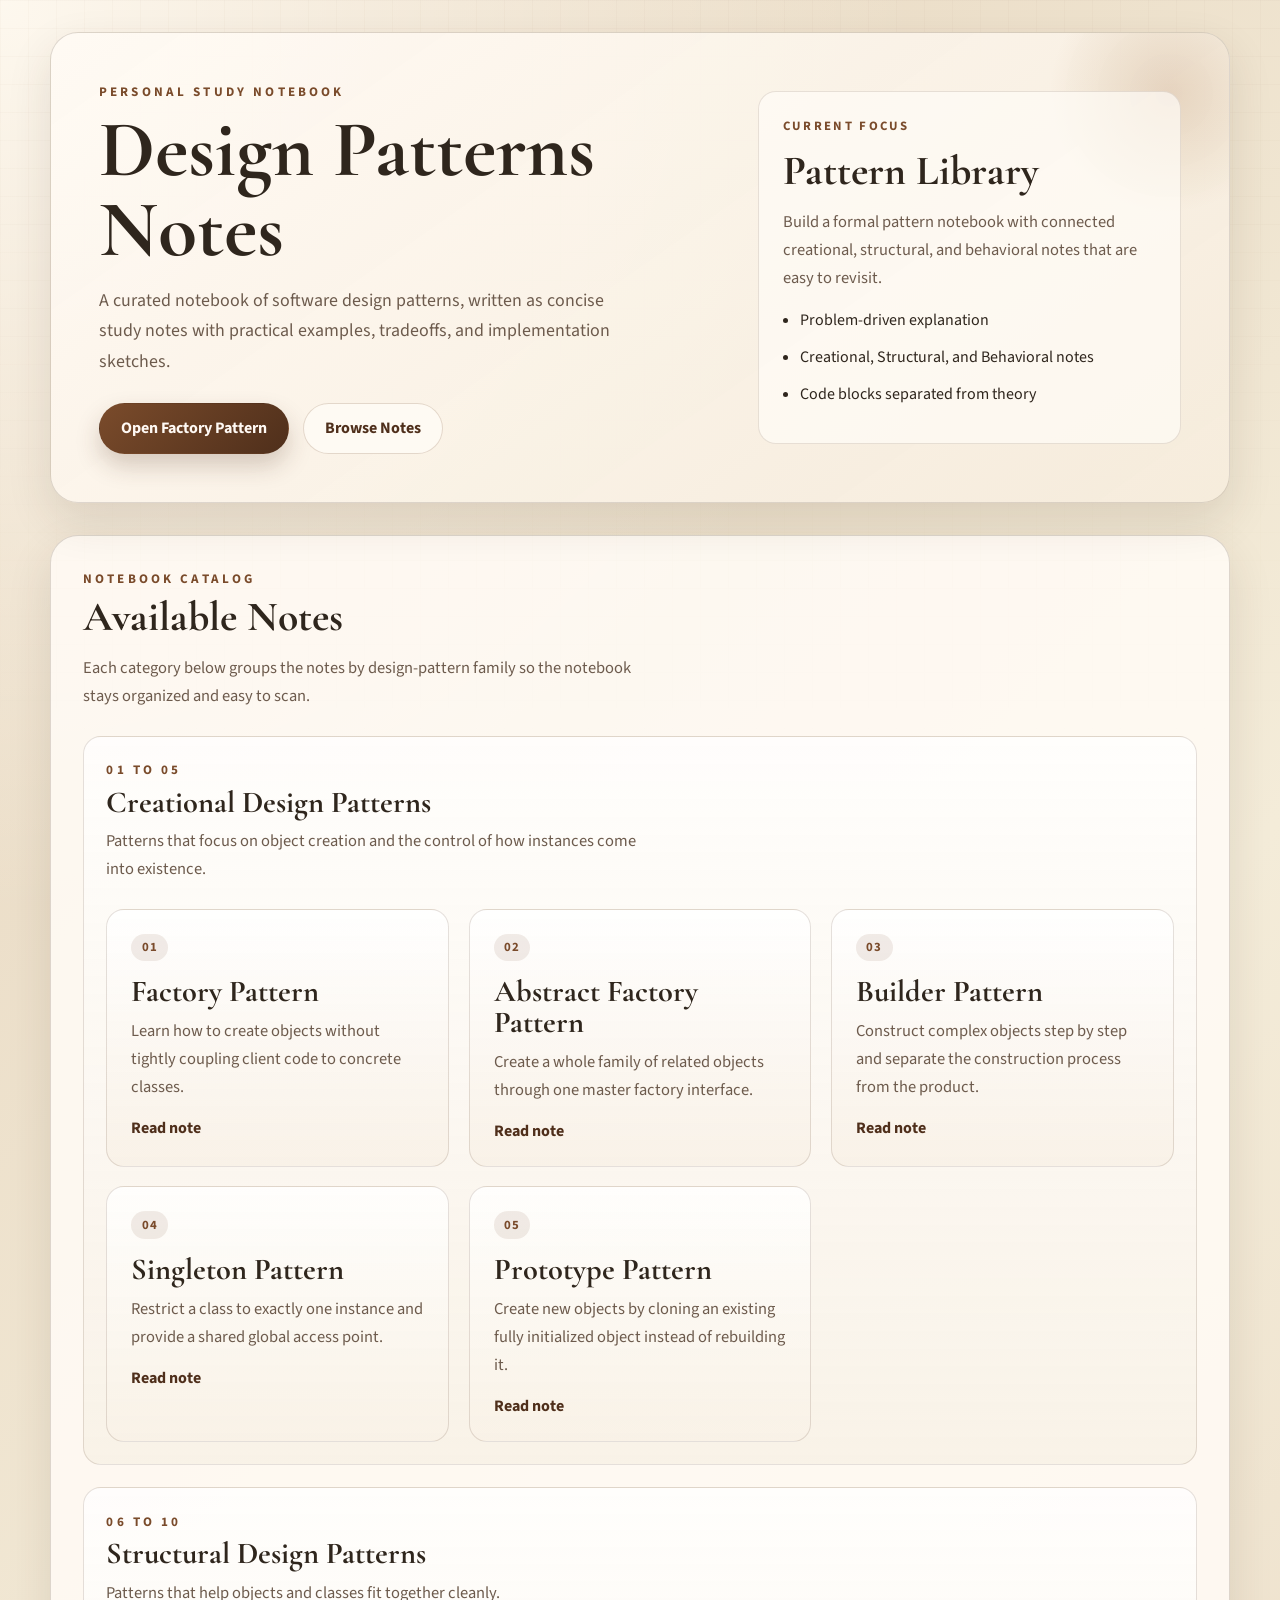
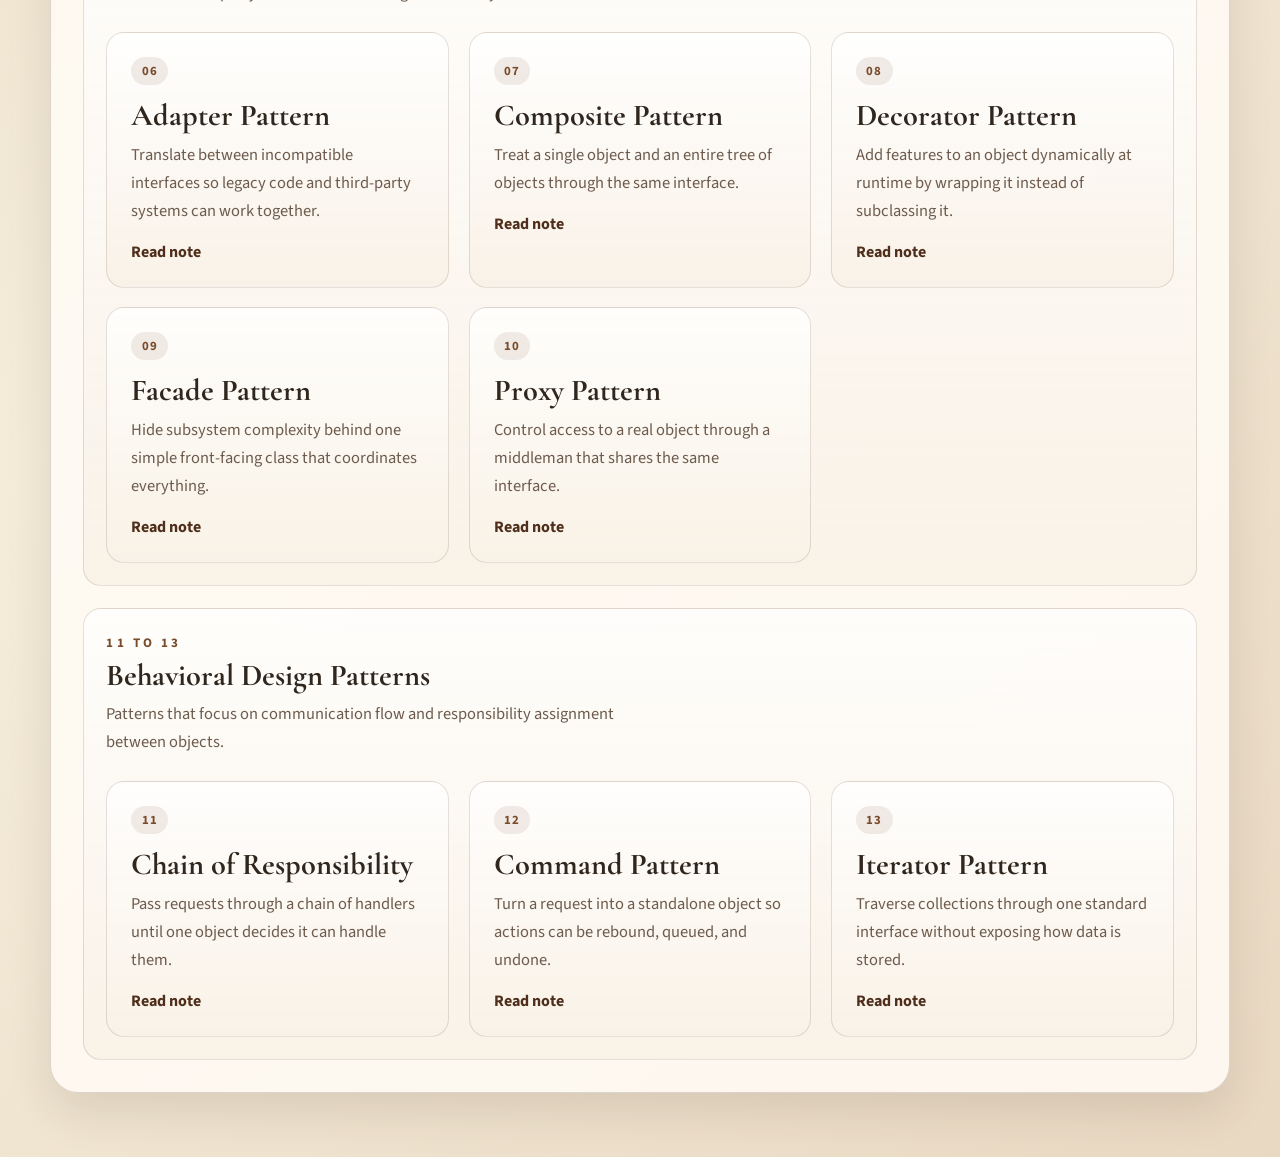
<file: index.html>
<!DOCTYPE html>
<html lang="en">
<head>
  <meta charset="UTF-8">
  <meta name="viewport" content="width=device-width, initial-scale=1.0">
  <title>Design Patterns Notes</title>
  <link rel="preconnect" href="https://fonts.googleapis.com">
  <link rel="preconnect" href="https://fonts.gstatic.com" crossorigin>
  <link href="https://fonts.googleapis.com/css2?family=Cormorant+Garamond:wght@500;600;700&family=Source+Code+Pro:wght@400;500&family=Source+Sans+3:wght@400;500;600;700&display=swap" rel="stylesheet">
  <link rel="stylesheet" href="styles.css">
</head>
<body>
  <div class="page-shell">
    <header class="hero">
      <div class="hero-copy">
        <p class="eyebrow">Personal Study Notebook</p>
        <h1>Design Patterns Notes</h1>
        <p class="hero-text">
          A curated notebook of software design patterns, written as concise study notes with
          practical examples, tradeoffs, and implementation sketches.
        </p>
        <div class="hero-actions">
          <a class="button button-primary" href="factory-pattern.html">Open Factory Pattern</a>
          <a class="button button-secondary" href="#catalog">Browse Notes</a>
        </div>
      </div>
      <aside class="hero-panel">
        <p class="panel-label">Current Focus</p>
        <h2>Pattern Library</h2>
        <p>
          Build a formal pattern notebook with connected creational, structural, and behavioral notes that are easy to revisit.
        </p>
        <ul class="panel-list">
          <li>Problem-driven explanation</li>
          <li>Creational, Structural, and Behavioral notes</li>
          <li>Code blocks separated from theory</li>
        </ul>
      </aside>
    </header>

    <main>
      <section class="section" id="catalog">
        <div class="section-heading">
          <p class="eyebrow">Notebook Catalog</p>
          <h2>Available Notes</h2>
          <p>
            Each category below groups the notes by design-pattern family so the notebook stays
            organized and easy to scan.
          </p>
        </div>

        <div class="catalog-group">
          <div class="catalog-card">
            <div class="catalog-card-heading">
              <p class="eyebrow">01 to 05</p>
              <h3>Creational Design Patterns</h3>
              <p>Patterns that focus on object creation and the control of how instances come into existence.</p>
            </div>
            <div class="note-grid">
              <a class="note-card" href="factory-pattern.html">
                <span class="card-badge">01</span>
                <h3>Factory Pattern</h3>
                <p>
                  Learn how to create objects without tightly coupling client code to concrete classes.
                </p>
                <span class="card-link">Read note</span>
              </a>
              <a class="note-card" href="abstract-factory-pattern.html">
                <span class="card-badge">02</span>
                <h3>Abstract Factory Pattern</h3>
                <p>
                  Create a whole family of related objects through one master factory interface.
                </p>
                <span class="card-link">Read note</span>
              </a>
              <a class="note-card" href="builder-pattern.html">
                <span class="card-badge">03</span>
                <h3>Builder Pattern</h3>
                <p>
                  Construct complex objects step by step and separate the construction process from the product.
                </p>
                <span class="card-link">Read note</span>
              </a>
              <a class="note-card" href="singleton-pattern.html">
                <span class="card-badge">04</span>
                <h3>Singleton Pattern</h3>
                <p>
                  Restrict a class to exactly one instance and provide a shared global access point.
                </p>
                <span class="card-link">Read note</span>
              </a>
              <a class="note-card" href="prototype-pattern.html">
                <span class="card-badge">05</span>
                <h3>Prototype Pattern</h3>
                <p>
                  Create new objects by cloning an existing fully initialized object instead of rebuilding it.
                </p>
                <span class="card-link">Read note</span>
              </a>
            </div>
          </div>

          <div class="catalog-card">
            <div class="catalog-card-heading">
              <p class="eyebrow">06 to 10</p>
              <h3>Structural Design Patterns</h3>
              <p>Patterns that help objects and classes fit together cleanly.</p>
            </div>
            <div class="note-grid">
              <a class="note-card" href="adapter-pattern.html">
                <span class="card-badge">06</span>
                <h3>Adapter Pattern</h3>
                <p>
                  Translate between incompatible interfaces so legacy code and third-party systems can work together.
                </p>
                <span class="card-link">Read note</span>
              </a>
              <a class="note-card" href="composite-pattern.html">
                <span class="card-badge">07</span>
                <h3>Composite Pattern</h3>
                <p>
                  Treat a single object and an entire tree of objects through the same interface.
                </p>
                <span class="card-link">Read note</span>
              </a>
              <a class="note-card" href="decorator-pattern.html">
                <span class="card-badge">08</span>
                <h3>Decorator Pattern</h3>
                <p>
                  Add features to an object dynamically at runtime by wrapping it instead of subclassing it.
                </p>
                <span class="card-link">Read note</span>
              </a>
              <a class="note-card" href="facade-pattern.html">
                <span class="card-badge">09</span>
                <h3>Facade Pattern</h3>
                <p>
                  Hide subsystem complexity behind one simple front-facing class that coordinates everything.
                </p>
                <span class="card-link">Read note</span>
              </a>
              <a class="note-card" href="proxy-pattern.html">
                <span class="card-badge">10</span>
                <h3>Proxy Pattern</h3>
                <p>
                  Control access to a real object through a middleman that shares the same interface.
                </p>
                <span class="card-link">Read note</span>
              </a>
            </div>
          </div>

          <div class="catalog-card">
            <div class="catalog-card-heading">
              <p class="eyebrow">11 to 13</p>
              <h3>Behavioral Design Patterns</h3>
              <p>Patterns that focus on communication flow and responsibility assignment between objects.</p>
            </div>
            <div class="note-grid">
              <a class="note-card" href="chain-of-responsibility-pattern.html">
                <span class="card-badge">11</span>
                <h3>Chain of Responsibility</h3>
                <p>
                  Pass requests through a chain of handlers until one object decides it can handle them.
                </p>
                <span class="card-link">Read note</span>
              </a>
              <a class="note-card" href="command-pattern.html">
                <span class="card-badge">12</span>
                <h3>Command Pattern</h3>
                <p>
                  Turn a request into a standalone object so actions can be rebound, queued, and undone.
                </p>
                <span class="card-link">Read note</span>
              </a>
              <a class="note-card" href="iterator-pattern.html">
                <span class="card-badge">13</span>
                <h3>Iterator Pattern</h3>
                <p>
                  Traverse collections through one standard interface without exposing how data is stored.
                </p>
                <span class="card-link">Read note</span>
              </a>
            </div>
          </div>
        </div>
      </section>
    </main>
  </div>
</body>
</html>
</file>
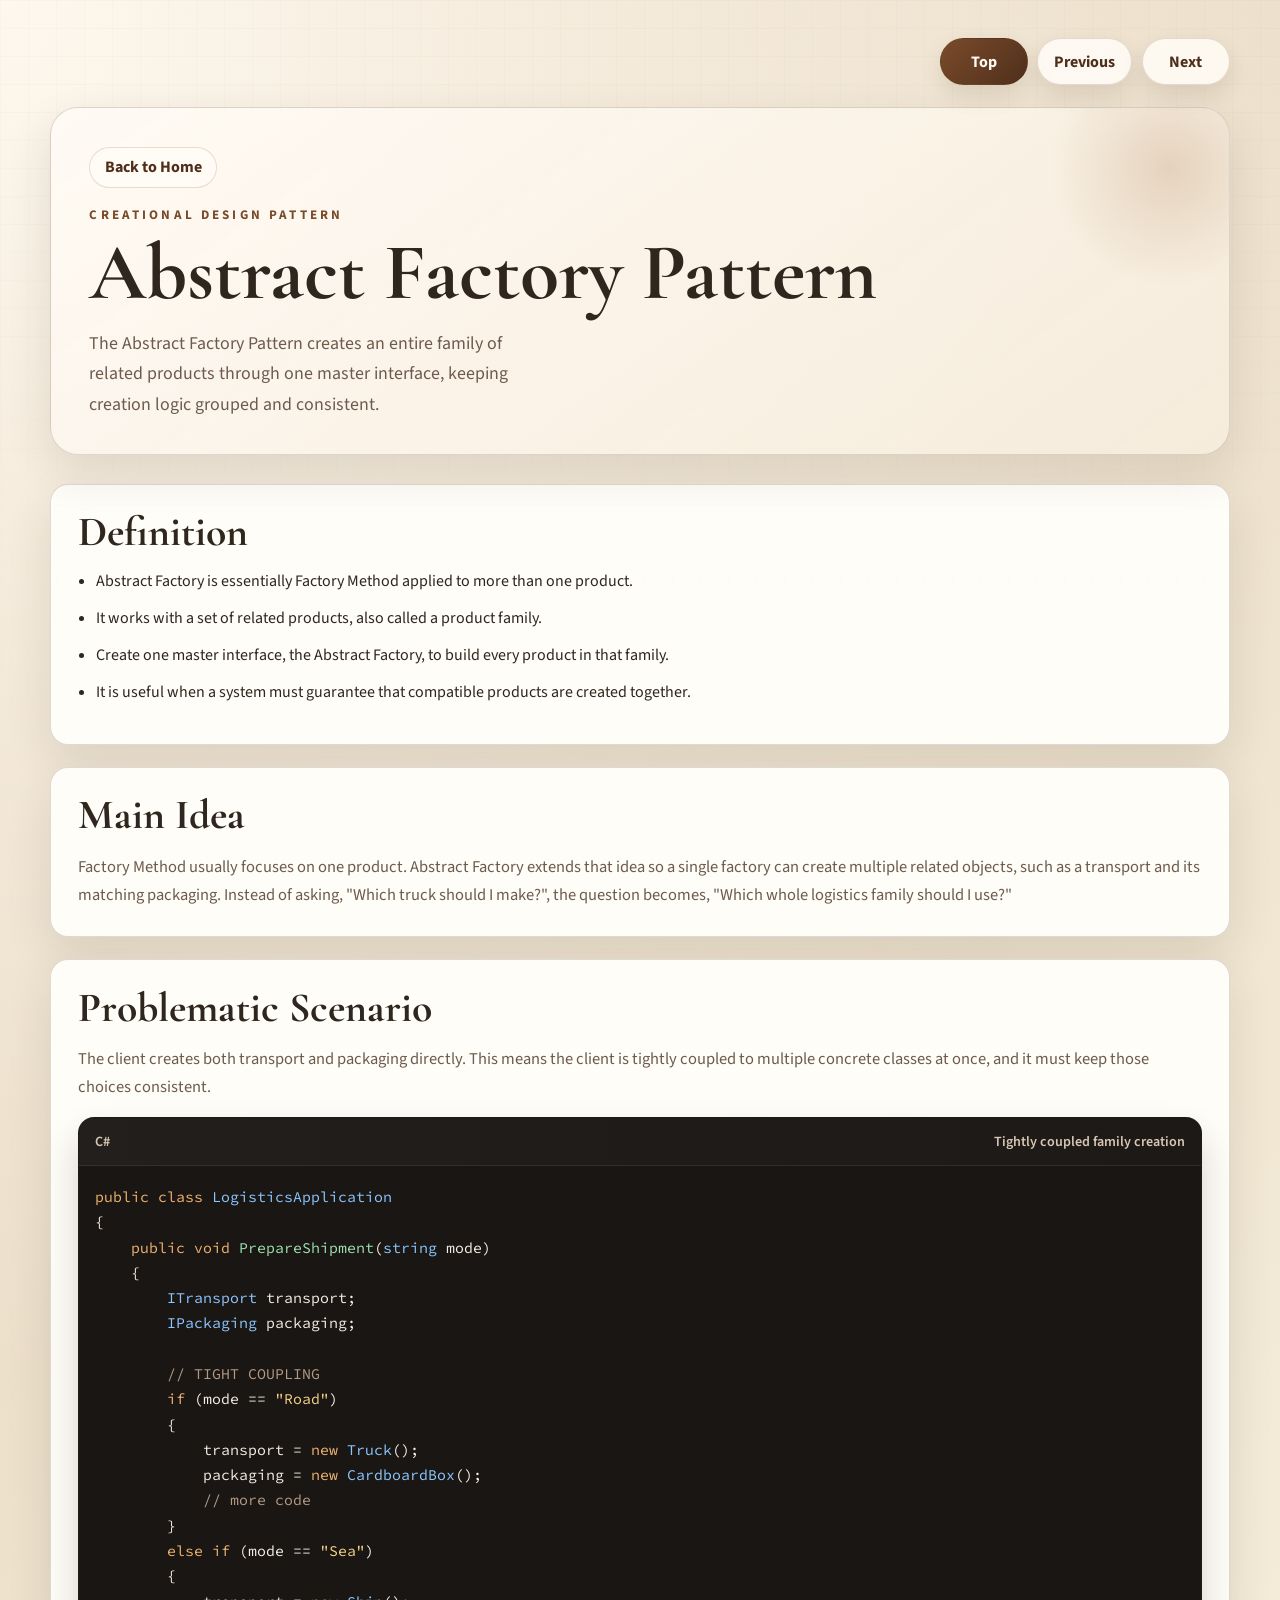
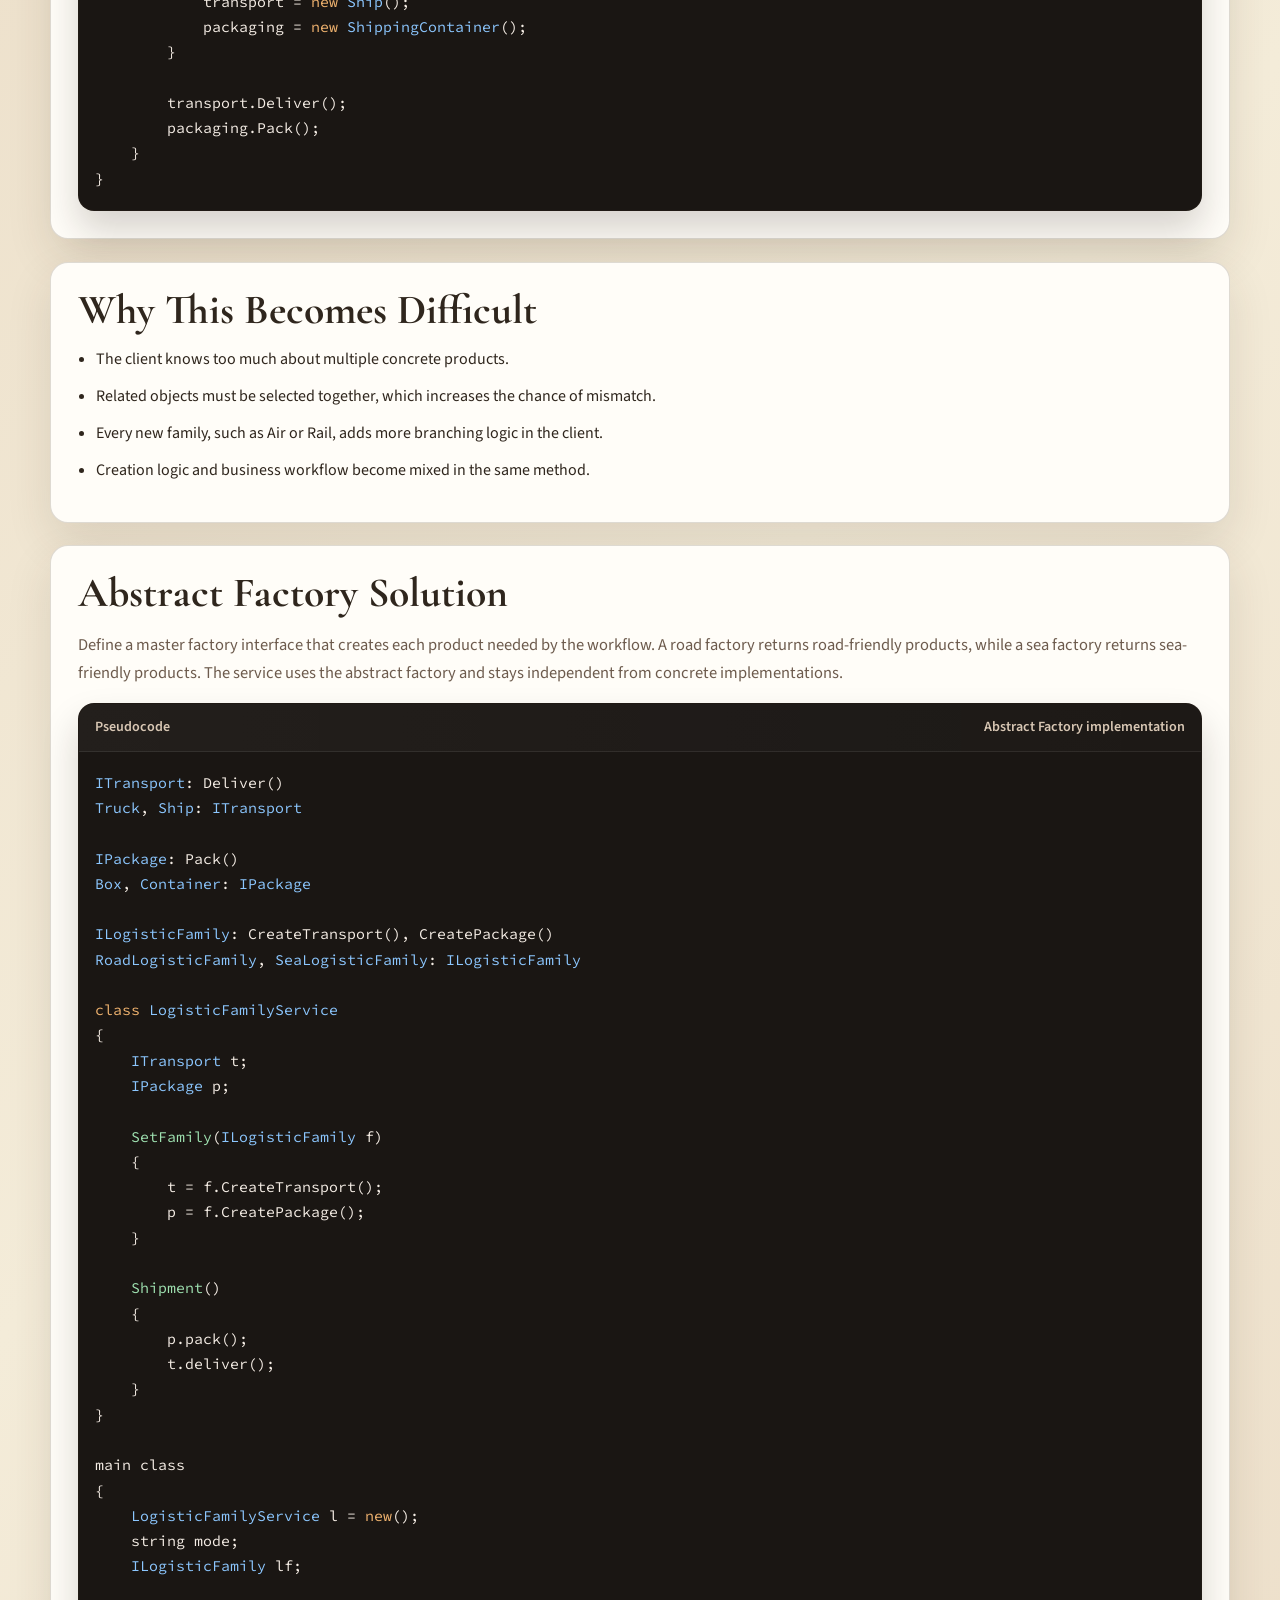
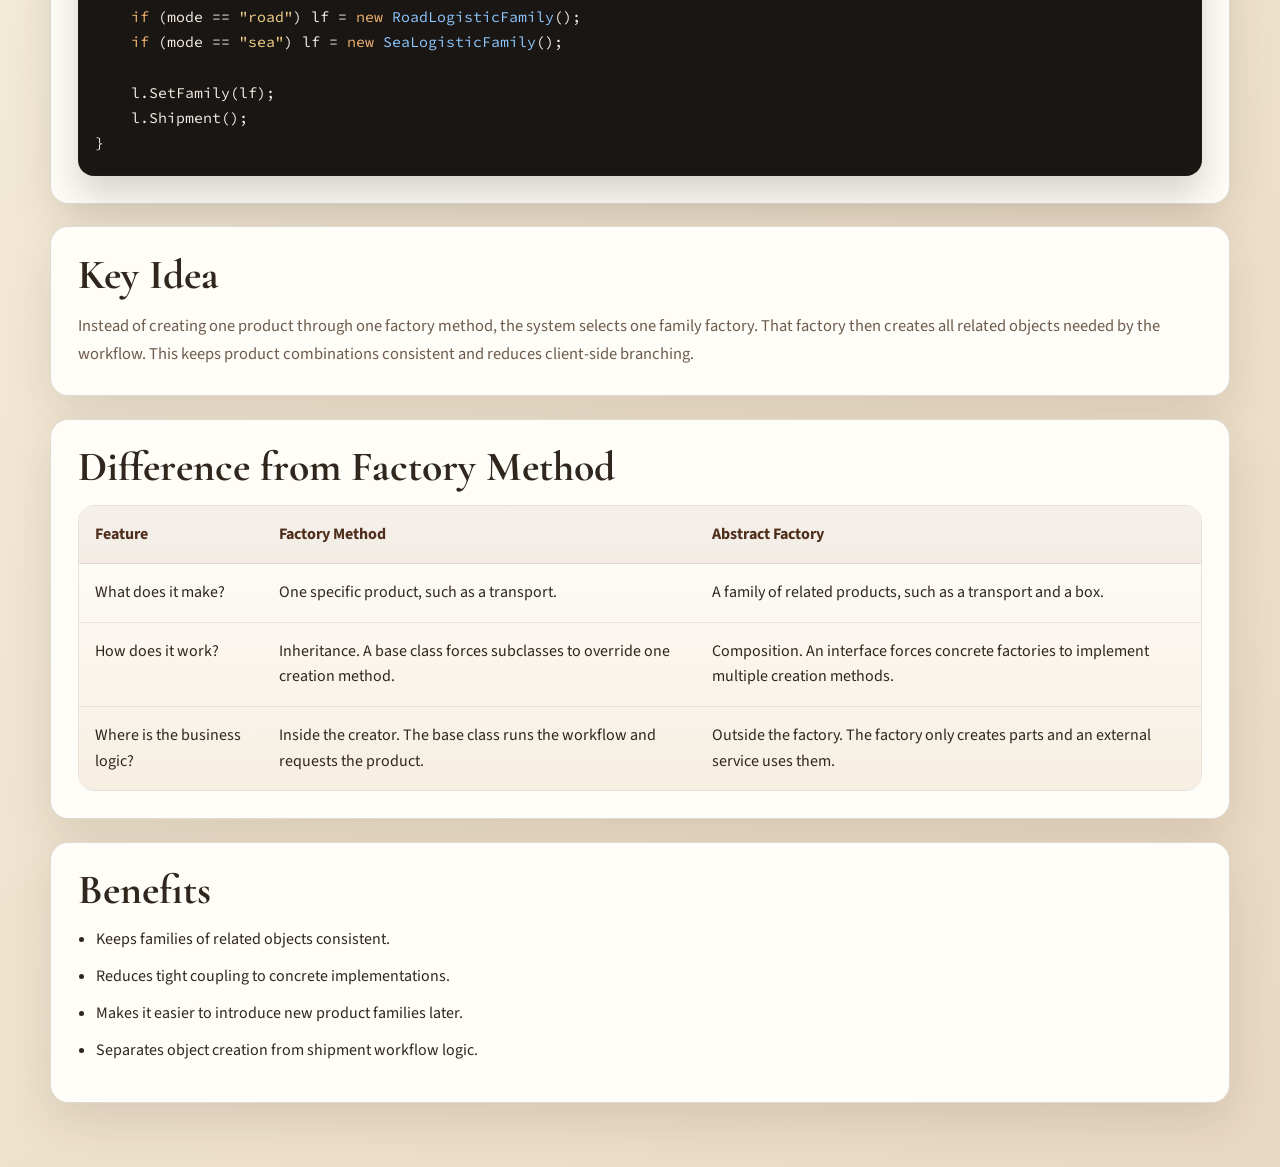
<file: abstract-factory-pattern.html>
<!DOCTYPE html>
<html lang="en">
<head>
  <meta charset="UTF-8">
  <meta name="viewport" content="width=device-width, initial-scale=1.0">
  <title>Abstract Factory Pattern | Design Patterns Notes</title>
  <link rel="preconnect" href="https://fonts.googleapis.com">
  <link rel="preconnect" href="https://fonts.gstatic.com" crossorigin>
  <link href="https://fonts.googleapis.com/css2?family=Cormorant+Garamond:wght@500;600;700&family=Source+Code+Pro:wght@400;500&family=Source+Sans+3:wght@400;500;600;700&display=swap" rel="stylesheet">
  <link rel="stylesheet" href="styles.css">
</head>
<body id="top" data-prev="factory-pattern.html" data-next="builder-pattern.html">
  <div class="page-shell">
    <nav class="note-nav" aria-label="Pattern navigation"></nav>
    <header class="subpage-header">
      <a class="back-link" href="index.html">Back to Home</a>
      <p class="eyebrow">Creational Design Pattern</p>
      <h1>Abstract Factory Pattern</h1>
      <p class="hero-text narrow">
        The Abstract Factory Pattern creates an entire family of related products through one
        master interface, keeping creation logic grouped and consistent.
      </p>
    </header>

    <main class="article-layout">
      <section class="content-card">
        <h2>Definition</h2>
        <ul class="note-list">
          <li>Abstract Factory is essentially Factory Method applied to more than one product.</li>
          <li>It works with a set of related products, also called a product family.</li>
          <li>Create one master interface, the Abstract Factory, to build every product in that family.</li>
          <li>It is useful when a system must guarantee that compatible products are created together.</li>
        </ul>
      </section>

      <section class="content-card">
        <h2>Main Idea</h2>
        <p>
          Factory Method usually focuses on one product. Abstract Factory extends that idea so a
          single factory can create multiple related objects, such as a transport and its matching
          packaging. Instead of asking, "Which truck should I make?", the question becomes,
          "Which whole logistics family should I use?"
        </p>
      </section>

      <section class="content-card">
        <h2>Problematic Scenario</h2>
        <p class="section-intro">
          The client creates both transport and packaging directly. This means the client is tightly
          coupled to multiple concrete classes at once, and it must keep those choices consistent.
        </p>
        <div class="code-block">
          <div class="code-header">
            <span>C#</span>
            <span>Tightly coupled family creation</span>
          </div>
          <pre><code><span class="code-keyword">public class</span> <span class="code-type">LogisticsApplication</span>
{
    <span class="code-keyword">public void</span> <span class="code-method">PrepareShipment</span>(<span class="code-type">string</span> mode)
    {
        <span class="code-type">ITransport</span> transport;
        <span class="code-type">IPackaging</span> packaging;

        <span class="code-comment">// TIGHT COUPLING</span>
        <span class="code-keyword">if</span> (mode == <span class="code-string">"Road"</span>)
        {
            transport = <span class="code-keyword">new</span> <span class="code-type">Truck</span>();
            packaging = <span class="code-keyword">new</span> <span class="code-type">CardboardBox</span>();
            <span class="code-comment">// more code</span>
        }
        <span class="code-keyword">else if</span> (mode == <span class="code-string">"Sea"</span>)
        {
            transport = <span class="code-keyword">new</span> <span class="code-type">Ship</span>();
            packaging = <span class="code-keyword">new</span> <span class="code-type">ShippingContainer</span>();
        }

        transport.Deliver();
        packaging.Pack();
    }
}</code></pre>
        </div>
      </section>

      <section class="content-card">
        <h2>Why This Becomes Difficult</h2>
        <ul class="note-list">
          <li>The client knows too much about multiple concrete products.</li>
          <li>Related objects must be selected together, which increases the chance of mismatch.</li>
          <li>Every new family, such as Air or Rail, adds more branching logic in the client.</li>
          <li>Creation logic and business workflow become mixed in the same method.</li>
        </ul>
      </section>

      <section class="content-card">
        <h2>Abstract Factory Solution</h2>
        <p>
          Define a master factory interface that creates each product needed by the workflow. A road
          factory returns road-friendly products, while a sea factory returns sea-friendly products.
          The service uses the abstract factory and stays independent from concrete implementations.
        </p>
        <div class="code-block">
          <div class="code-header">
            <span>Pseudocode</span>
            <span>Abstract Factory implementation</span>
          </div>
          <pre><code><span class="code-type">ITransport</span>: Deliver()
<span class="code-type">Truck</span>, <span class="code-type">Ship</span>: <span class="code-type">ITransport</span>

<span class="code-type">IPackage</span>: Pack()
<span class="code-type">Box</span>, <span class="code-type">Container</span>: <span class="code-type">IPackage</span>

<span class="code-type">ILogisticFamily</span>: CreateTransport(), CreatePackage()
<span class="code-type">RoadLogisticFamily</span>, <span class="code-type">SeaLogisticFamily</span>: <span class="code-type">ILogisticFamily</span>

<span class="code-keyword">class</span> <span class="code-type">LogisticFamilyService</span>
{
    <span class="code-type">ITransport</span> t;
    <span class="code-type">IPackage</span> p;

    <span class="code-method">SetFamily</span>(<span class="code-type">ILogisticFamily</span> f)
    {
        t = f.CreateTransport();
        p = f.CreatePackage();
    }

    <span class="code-method">Shipment</span>()
    {
        p.pack();
        t.deliver();
    }
}

main class
{
    <span class="code-type">LogisticFamilyService</span> l = <span class="code-keyword">new</span>();
    string mode;
    <span class="code-type">ILogisticFamily</span> lf;

    <span class="code-keyword">if</span> (mode == <span class="code-string">"road"</span>) lf = <span class="code-keyword">new</span> <span class="code-type">RoadLogisticFamily</span>();
    <span class="code-keyword">if</span> (mode == <span class="code-string">"sea"</span>) lf = <span class="code-keyword">new</span> <span class="code-type">SeaLogisticFamily</span>();

    l.SetFamily(lf);
    l.Shipment();
}</code></pre>
        </div>
      </section>

      <section class="content-card">
        <h2>Key Idea</h2>
        <p>
          Instead of creating one product through one factory method, the system selects one family
          factory. That factory then creates all related objects needed by the workflow. This keeps
          product combinations consistent and reduces client-side branching.
        </p>
      </section>

      <section class="content-card">
        <h2>Difference from Factory Method</h2>
        <div class="table-wrap">
          <table class="comparison-table">
            <thead>
              <tr>
                <th>Feature</th>
                <th>Factory Method</th>
                <th>Abstract Factory</th>
              </tr>
            </thead>
            <tbody>
              <tr>
                <td>What does it make?</td>
                <td>One specific product, such as a transport.</td>
                <td>A family of related products, such as a transport and a box.</td>
              </tr>
              <tr>
                <td>How does it work?</td>
                <td>Inheritance. A base class forces subclasses to override one creation method.</td>
                <td>Composition. An interface forces concrete factories to implement multiple creation methods.</td>
              </tr>
              <tr>
                <td>Where is the business logic?</td>
                <td>Inside the creator. The base class runs the workflow and requests the product.</td>
                <td>Outside the factory. The factory only creates parts and an external service uses them.</td>
              </tr>
            </tbody>
          </table>
        </div>
      </section>

      <section class="content-card">
        <h2>Benefits</h2>
        <ul class="note-list">
          <li>Keeps families of related objects consistent.</li>
          <li>Reduces tight coupling to concrete implementations.</li>
          <li>Makes it easier to introduce new product families later.</li>
          <li>Separates object creation from shipment workflow logic.</li>
        </ul>
      </section>
    </main>
  </div>
  <script type="module" src="note-nav.js"></script>
</body>
</html>
</file>
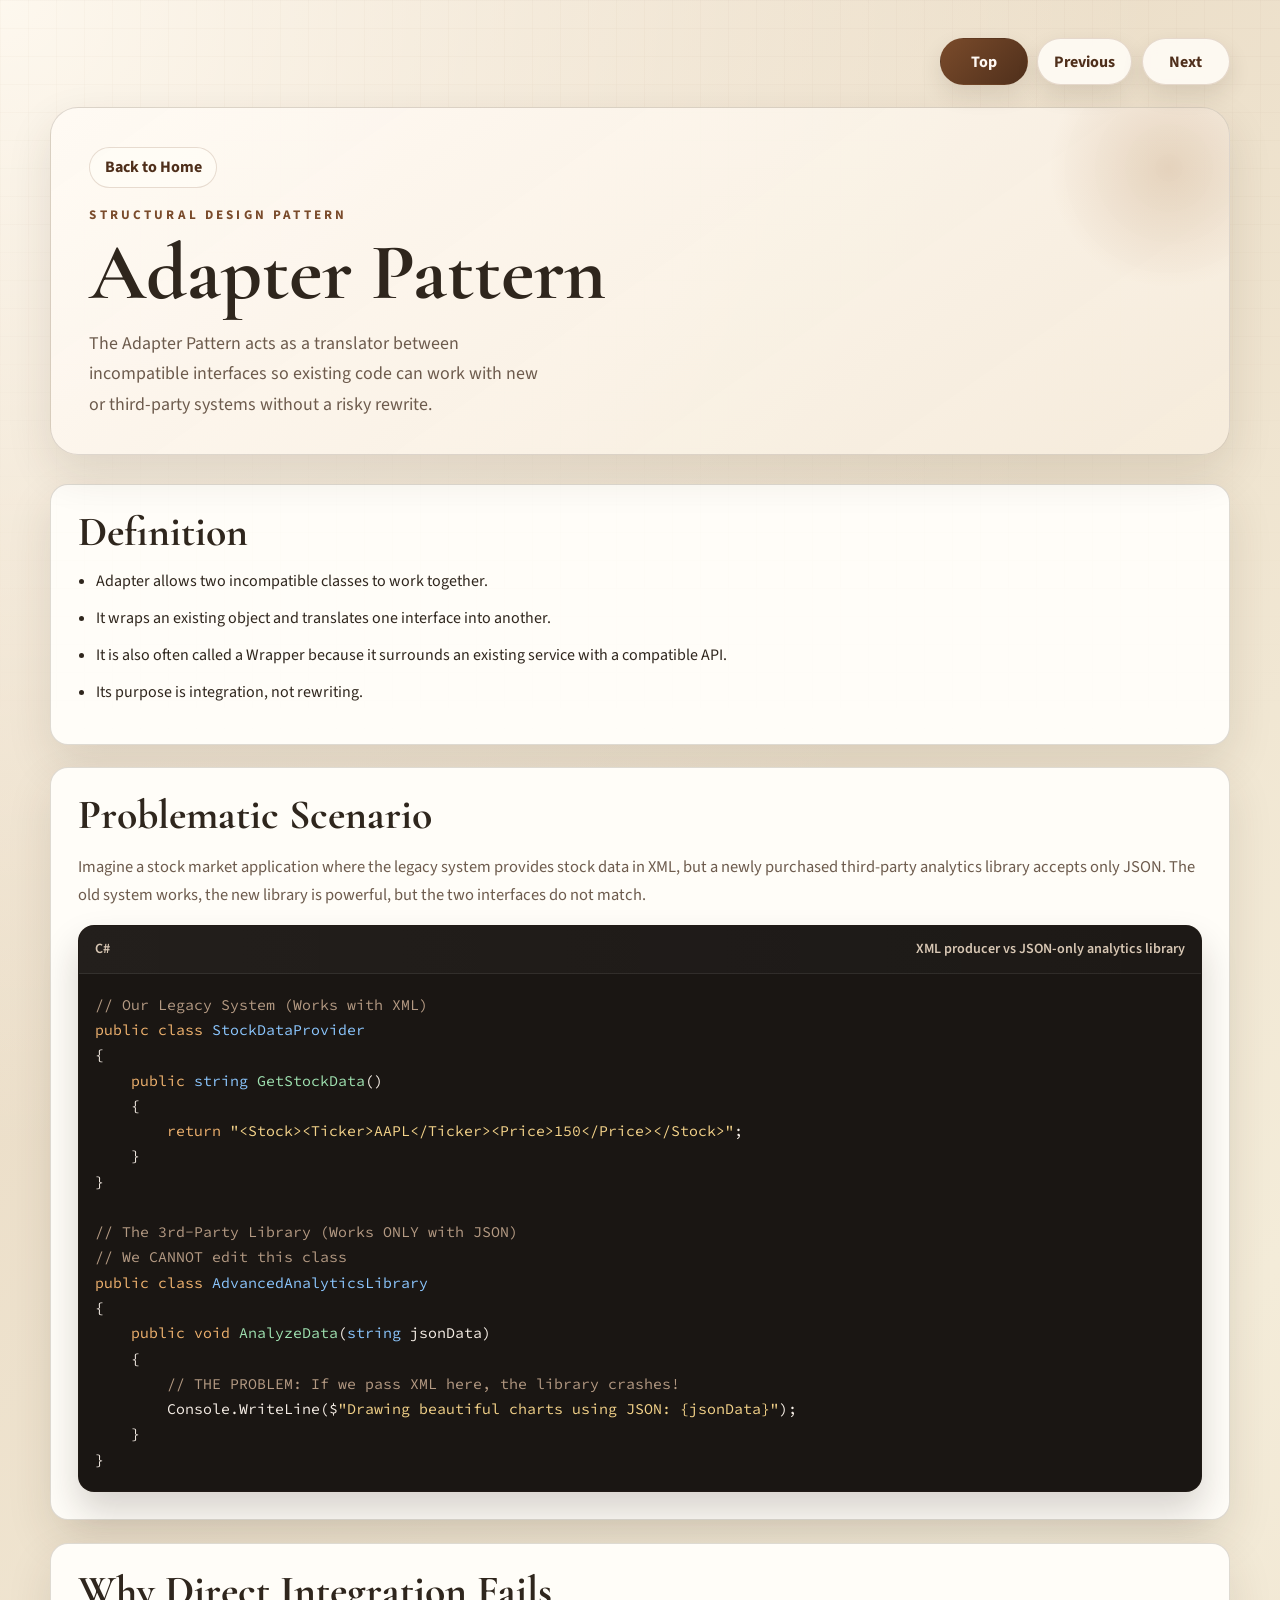
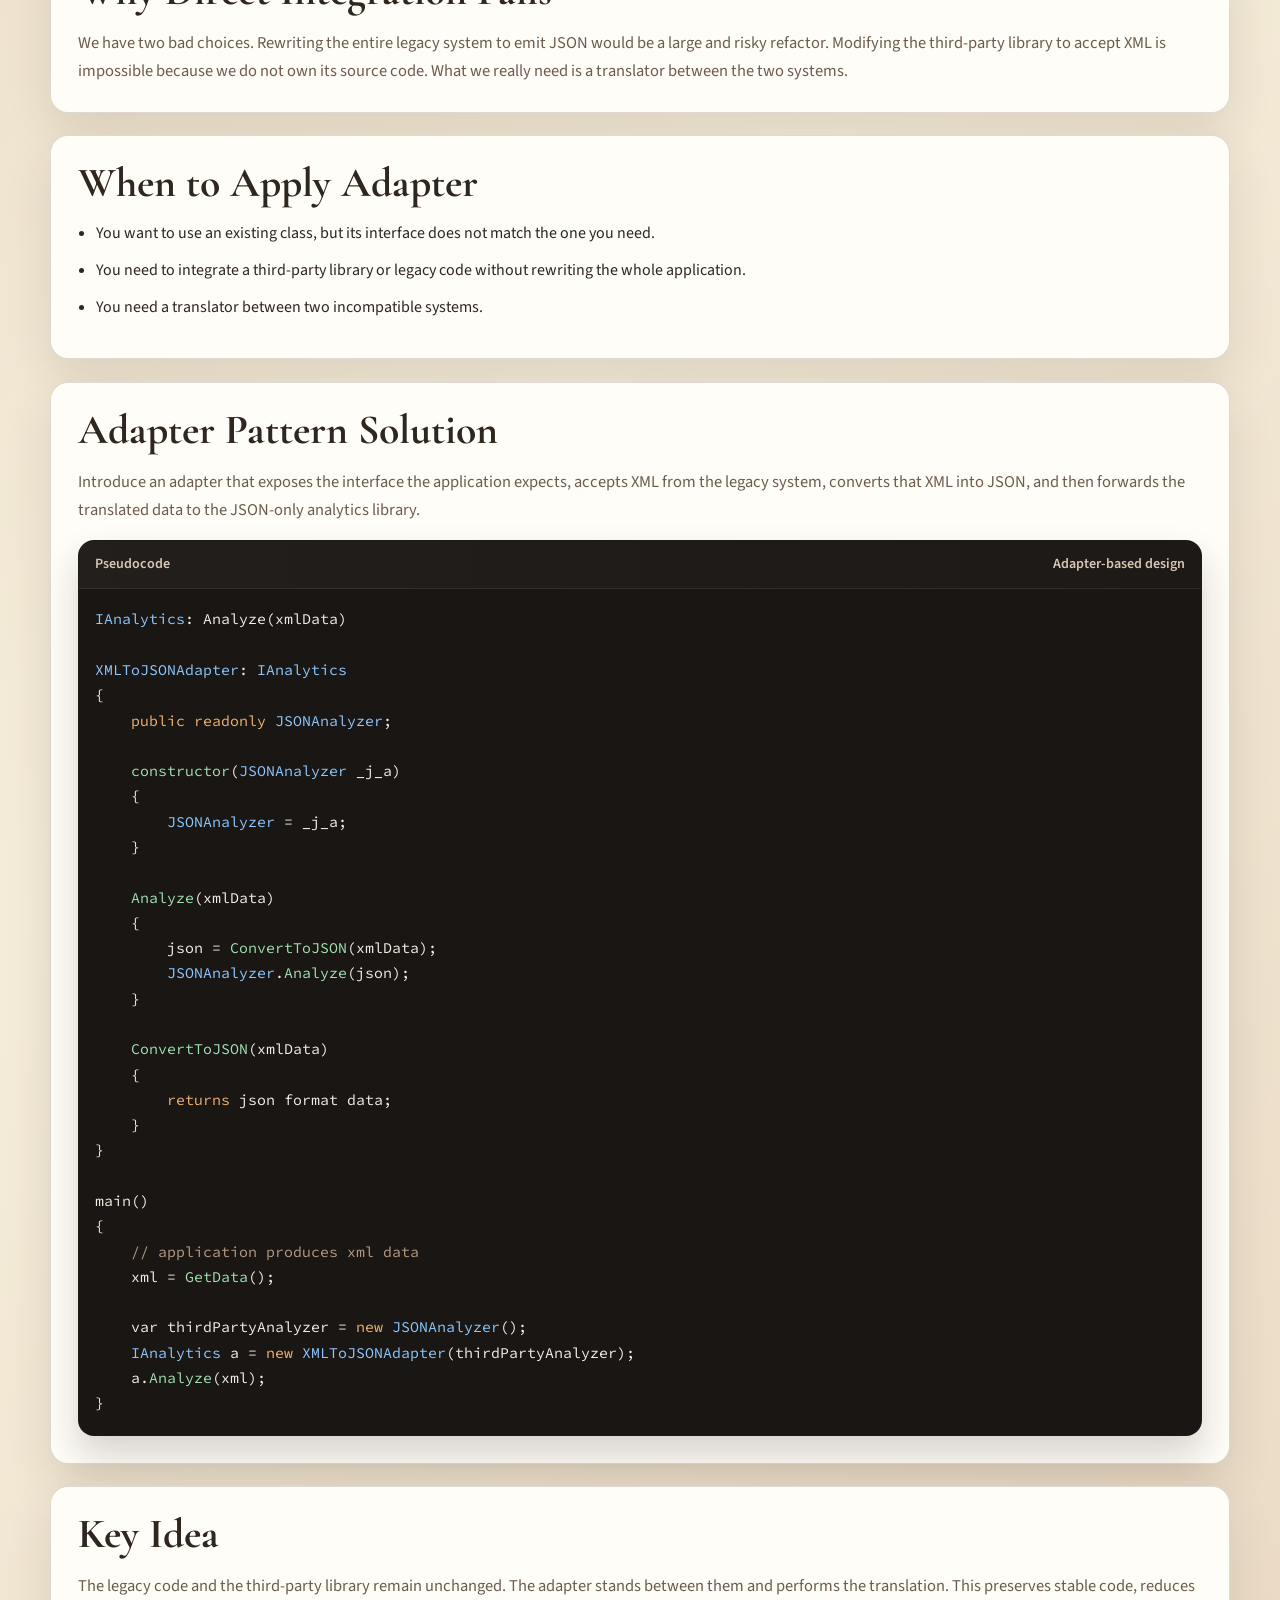
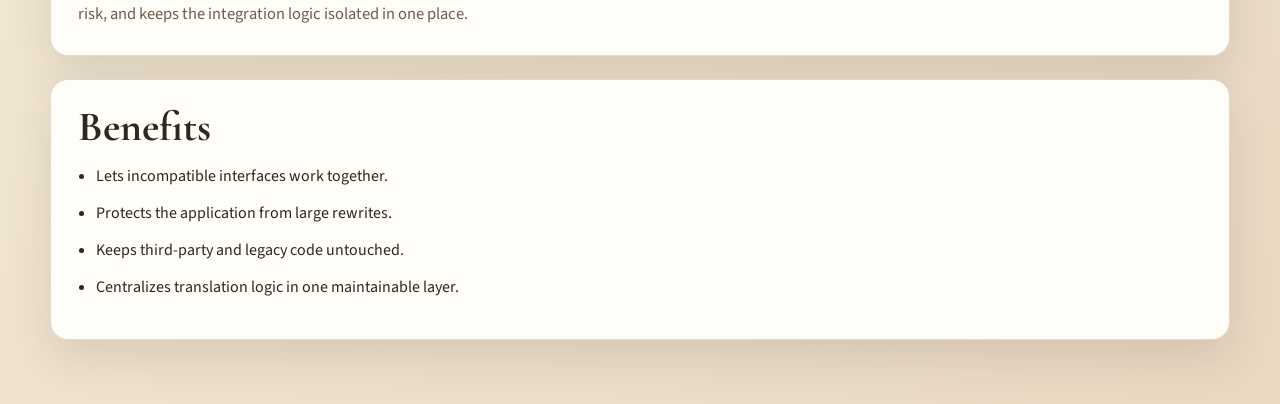
<file: adapter-pattern.html>
<!DOCTYPE html>
<html lang="en">
<head>
  <meta charset="UTF-8">
  <meta name="viewport" content="width=device-width, initial-scale=1.0">
  <title>Adapter Pattern | Design Patterns Notes</title>
  <link rel="preconnect" href="https://fonts.googleapis.com">
  <link rel="preconnect" href="https://fonts.gstatic.com" crossorigin>
  <link href="https://fonts.googleapis.com/css2?family=Cormorant+Garamond:wght@500;600;700&family=Source+Code+Pro:wght@400;500&family=Source+Sans+3:wght@400;500;600;700&display=swap" rel="stylesheet">
  <link rel="stylesheet" href="styles.css">
</head>
<body id="top" data-prev="prototype-pattern.html" data-next="composite-pattern.html">
  <div class="page-shell">
    <nav class="note-nav" aria-label="Pattern navigation"></nav>
    <header class="subpage-header">
      <a class="back-link" href="index.html">Back to Home</a>
      <p class="eyebrow">Structural Design Pattern</p>
      <h1>Adapter Pattern</h1>
      <p class="hero-text narrow">
        The Adapter Pattern acts as a translator between incompatible interfaces so existing code
        can work with new or third-party systems without a risky rewrite.
      </p>
    </header>

    <main class="article-layout">
      <section class="content-card">
        <h2>Definition</h2>
        <ul class="note-list">
          <li>Adapter allows two incompatible classes to work together.</li>
          <li>It wraps an existing object and translates one interface into another.</li>
          <li>It is also often called a Wrapper because it surrounds an existing service with a compatible API.</li>
          <li>Its purpose is integration, not rewriting.</li>
        </ul>
      </section>

      <section class="content-card">
        <h2>Problematic Scenario</h2>
        <p class="section-intro">
          Imagine a stock market application where the legacy system provides stock data in XML, but
          a newly purchased third-party analytics library accepts only JSON. The old system works,
          the new library is powerful, but the two interfaces do not match.
        </p>
        <div class="code-block">
          <div class="code-header">
            <span>C#</span>
            <span>XML producer vs JSON-only analytics library</span>
          </div>
          <pre><code><span class="code-comment">// Our Legacy System (Works with XML)</span>
<span class="code-keyword">public class</span> <span class="code-type">StockDataProvider</span>
{
    <span class="code-keyword">public</span> <span class="code-type">string</span> <span class="code-method">GetStockData</span>()
    {
        <span class="code-keyword">return</span> <span class="code-string">"&lt;Stock&gt;&lt;Ticker&gt;AAPL&lt;/Ticker&gt;&lt;Price&gt;150&lt;/Price&gt;&lt;/Stock&gt;"</span>;
    }
}

<span class="code-comment">// The 3rd-Party Library (Works ONLY with JSON)</span>
<span class="code-comment">// We CANNOT edit this class</span>
<span class="code-keyword">public class</span> <span class="code-type">AdvancedAnalyticsLibrary</span>
{
    <span class="code-keyword">public void</span> <span class="code-method">AnalyzeData</span>(<span class="code-type">string</span> jsonData)
    {
        <span class="code-comment">// THE PROBLEM: If we pass XML here, the library crashes!</span>
        Console.WriteLine($<span class="code-string">"Drawing beautiful charts using JSON: {jsonData}"</span>);
    }
}</code></pre>
        </div>
      </section>

      <section class="content-card">
        <h2>Why Direct Integration Fails</h2>
        <p>
          We have two bad choices. Rewriting the entire legacy system to emit JSON would be a large
          and risky refactor. Modifying the third-party library to accept XML is impossible because
          we do not own its source code. What we really need is a translator between the two systems.
        </p>
      </section>

      <section class="content-card">
        <h2>When to Apply Adapter</h2>
        <ul class="note-list">
          <li>You want to use an existing class, but its interface does not match the one you need.</li>
          <li>You need to integrate a third-party library or legacy code without rewriting the whole application.</li>
          <li>You need a translator between two incompatible systems.</li>
        </ul>
      </section>

      <section class="content-card">
        <h2>Adapter Pattern Solution</h2>
        <p>
          Introduce an adapter that exposes the interface the application expects, accepts XML from
          the legacy system, converts that XML into JSON, and then forwards the translated data to
          the JSON-only analytics library.
        </p>
        <div class="code-block">
          <div class="code-header">
            <span>Pseudocode</span>
            <span>Adapter-based design</span>
          </div>
          <pre><code><span class="code-type">IAnalytics</span>: Analyze(xmlData)

<span class="code-type">XMLToJSONAdapter</span>: <span class="code-type">IAnalytics</span>
{
    <span class="code-keyword">public readonly</span> <span class="code-type">JSONAnalyzer</span>;

    <span class="code-method">constructor</span>(<span class="code-type">JSONAnalyzer</span> _j_a)
    {
        <span class="code-type">JSONAnalyzer</span> = _j_a;
    }

    <span class="code-method">Analyze</span>(xmlData)
    {
        json = <span class="code-method">ConvertToJSON</span>(xmlData);
        <span class="code-type">JSONAnalyzer</span>.<span class="code-method">Analyze</span>(json);
    }

    <span class="code-method">ConvertToJSON</span>(xmlData)
    {
        <span class="code-keyword">returns</span> json format data;
    }
}

main()
{
    <span class="code-comment">// application produces xml data</span>
    xml = <span class="code-method">GetData</span>();

    var thirdPartyAnalyzer = <span class="code-keyword">new</span> <span class="code-type">JSONAnalyzer</span>();
    <span class="code-type">IAnalytics</span> a = <span class="code-keyword">new</span> <span class="code-type">XMLToJSONAdapter</span>(thirdPartyAnalyzer);
    a.<span class="code-method">Analyze</span>(xml);
}</code></pre>
        </div>
      </section>

      <section class="content-card">
        <h2>Key Idea</h2>
        <p>
          The legacy code and the third-party library remain unchanged. The adapter stands between
          them and performs the translation. This preserves stable code, reduces risk, and keeps the
          integration logic isolated in one place.
        </p>
      </section>

      <section class="content-card">
        <h2>Benefits</h2>
        <ul class="note-list">
          <li>Lets incompatible interfaces work together.</li>
          <li>Protects the application from large rewrites.</li>
          <li>Keeps third-party and legacy code untouched.</li>
          <li>Centralizes translation logic in one maintainable layer.</li>
        </ul>
      </section>
    </main>
  </div>
  <script type="module" src="note-nav.js"></script>
</body>
</html>
</file>
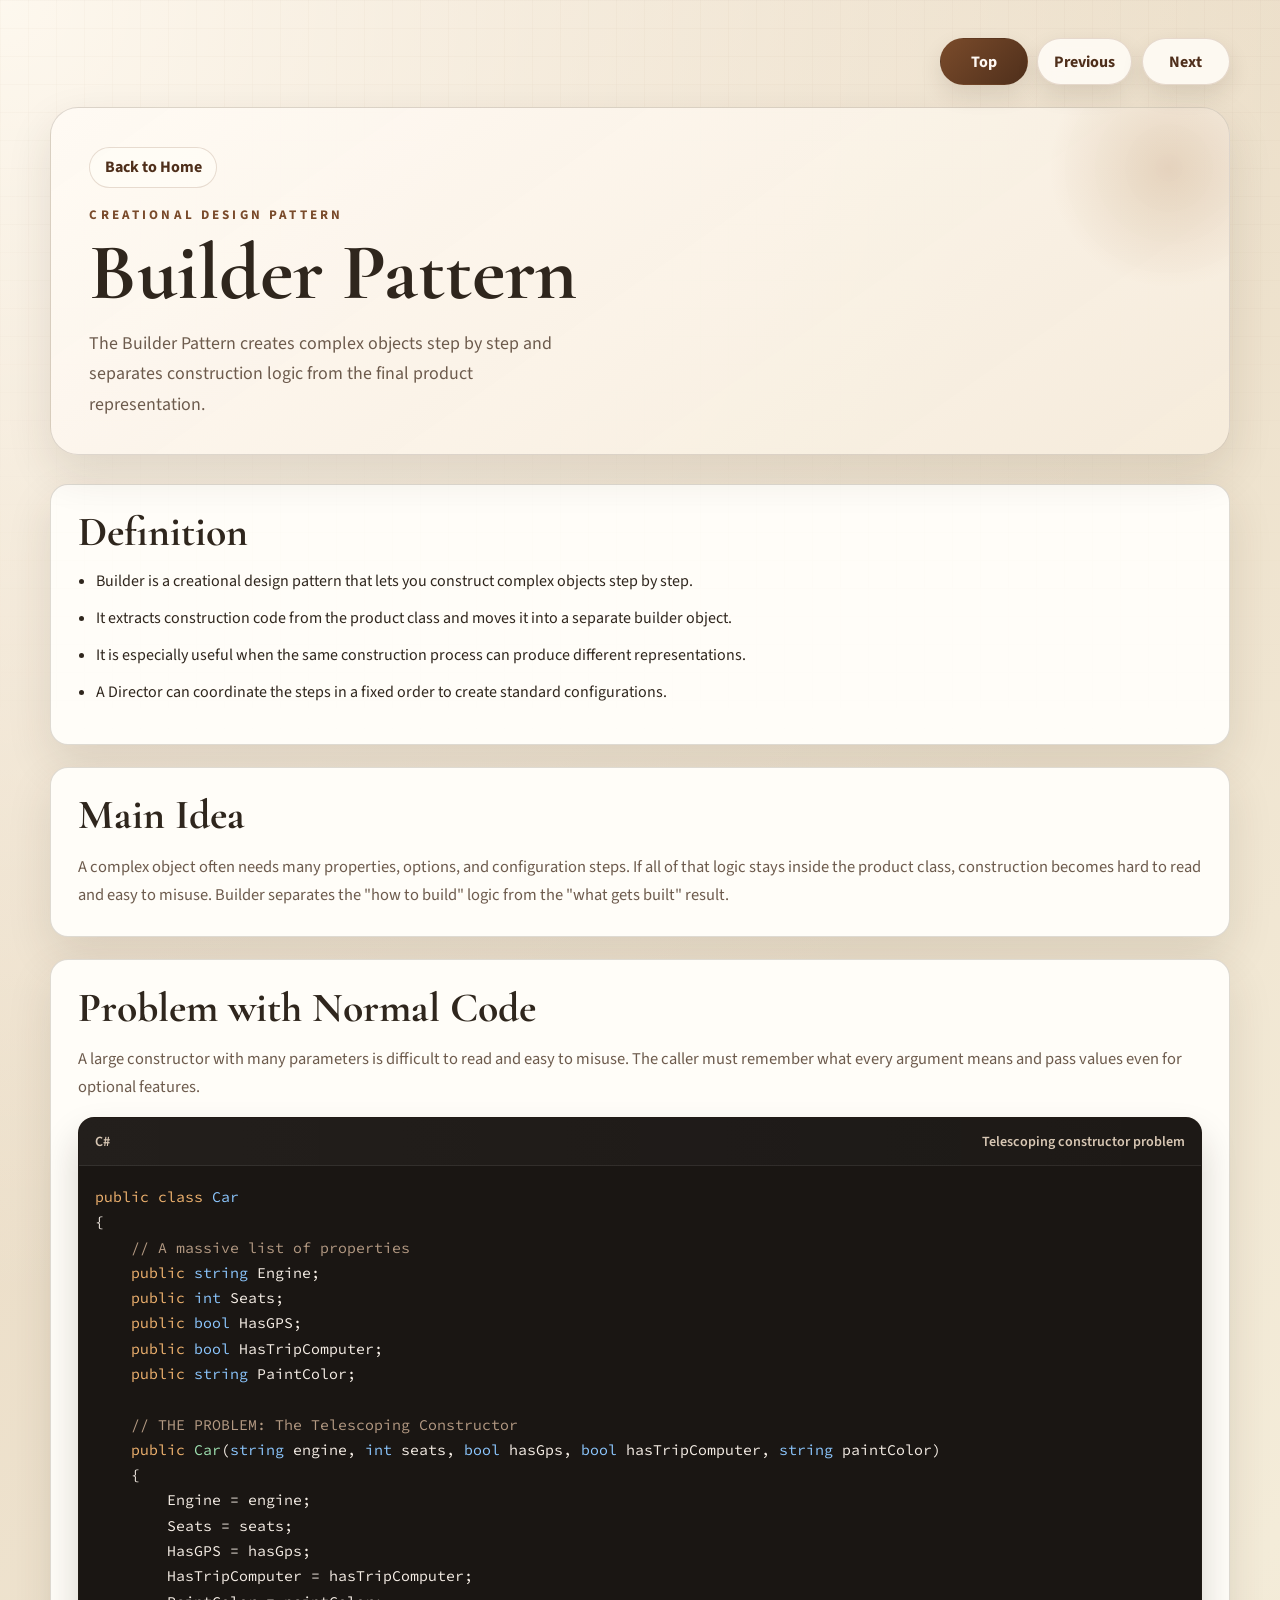
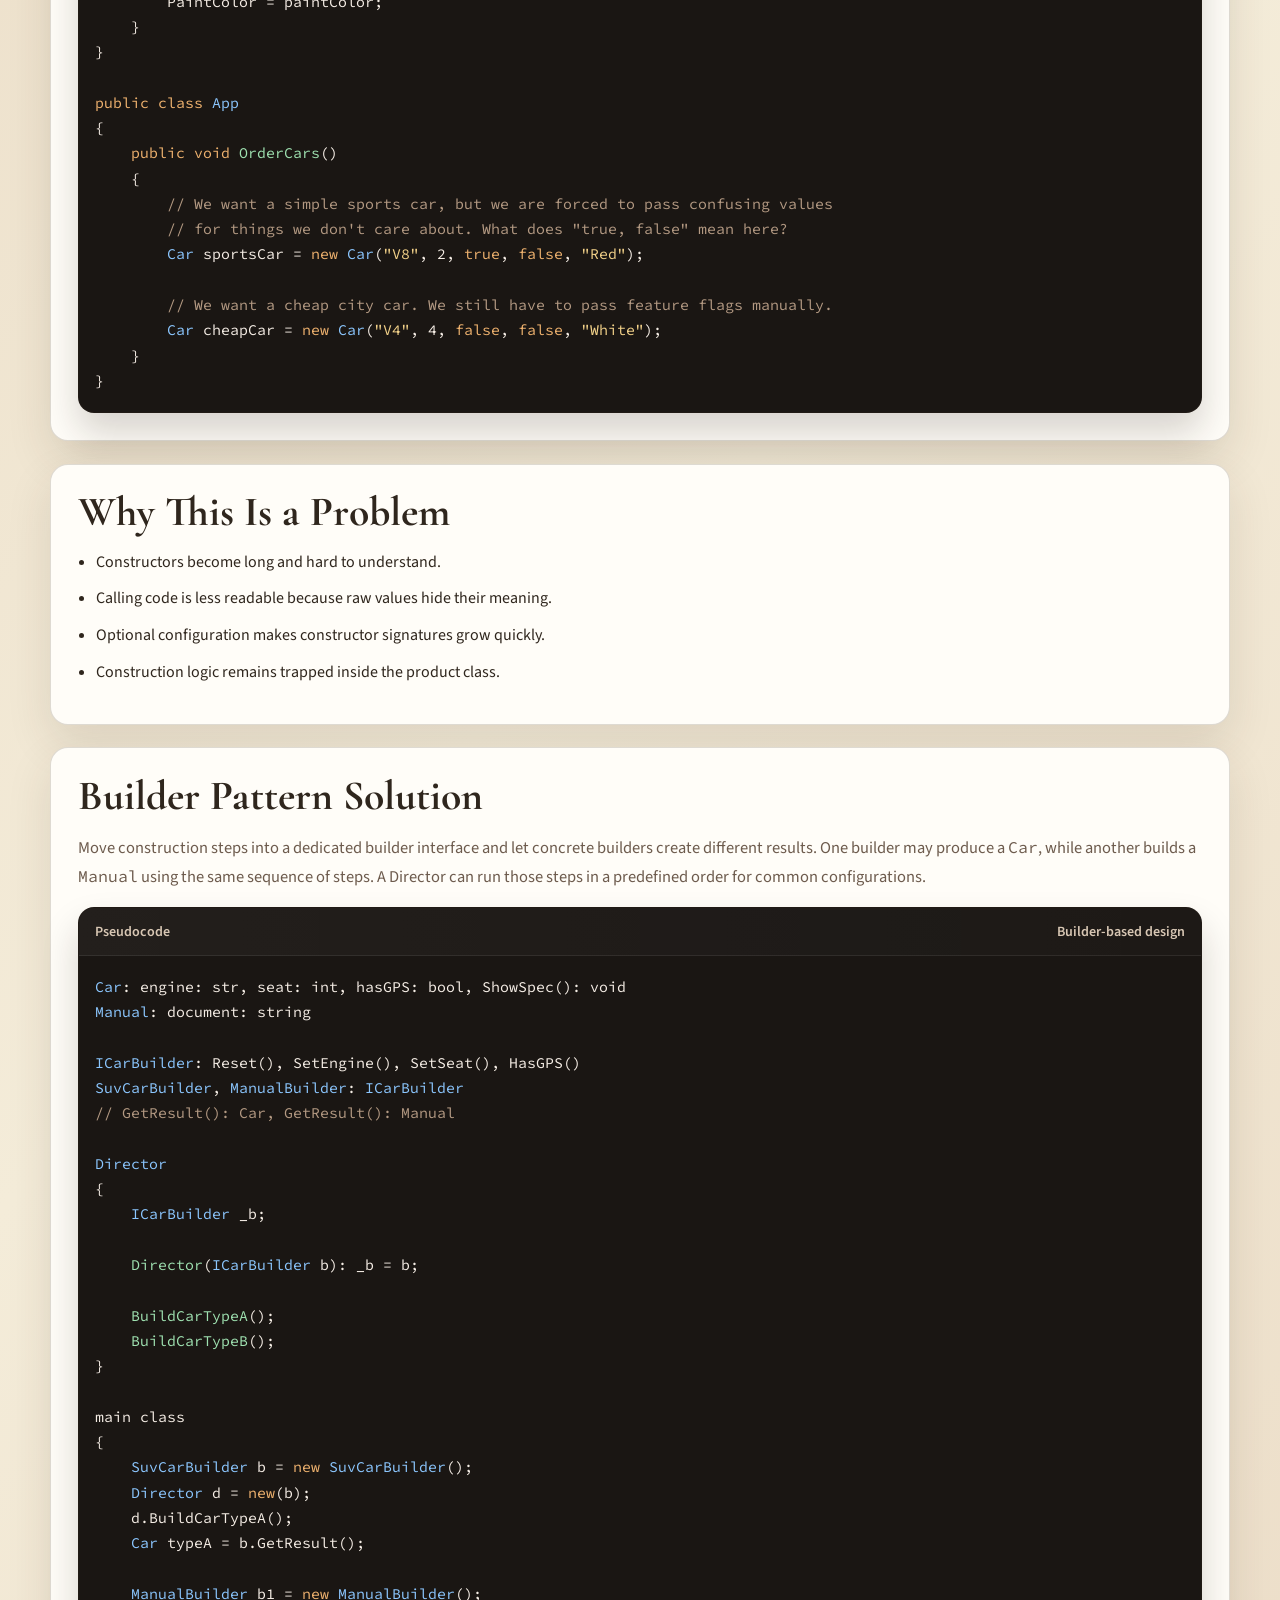
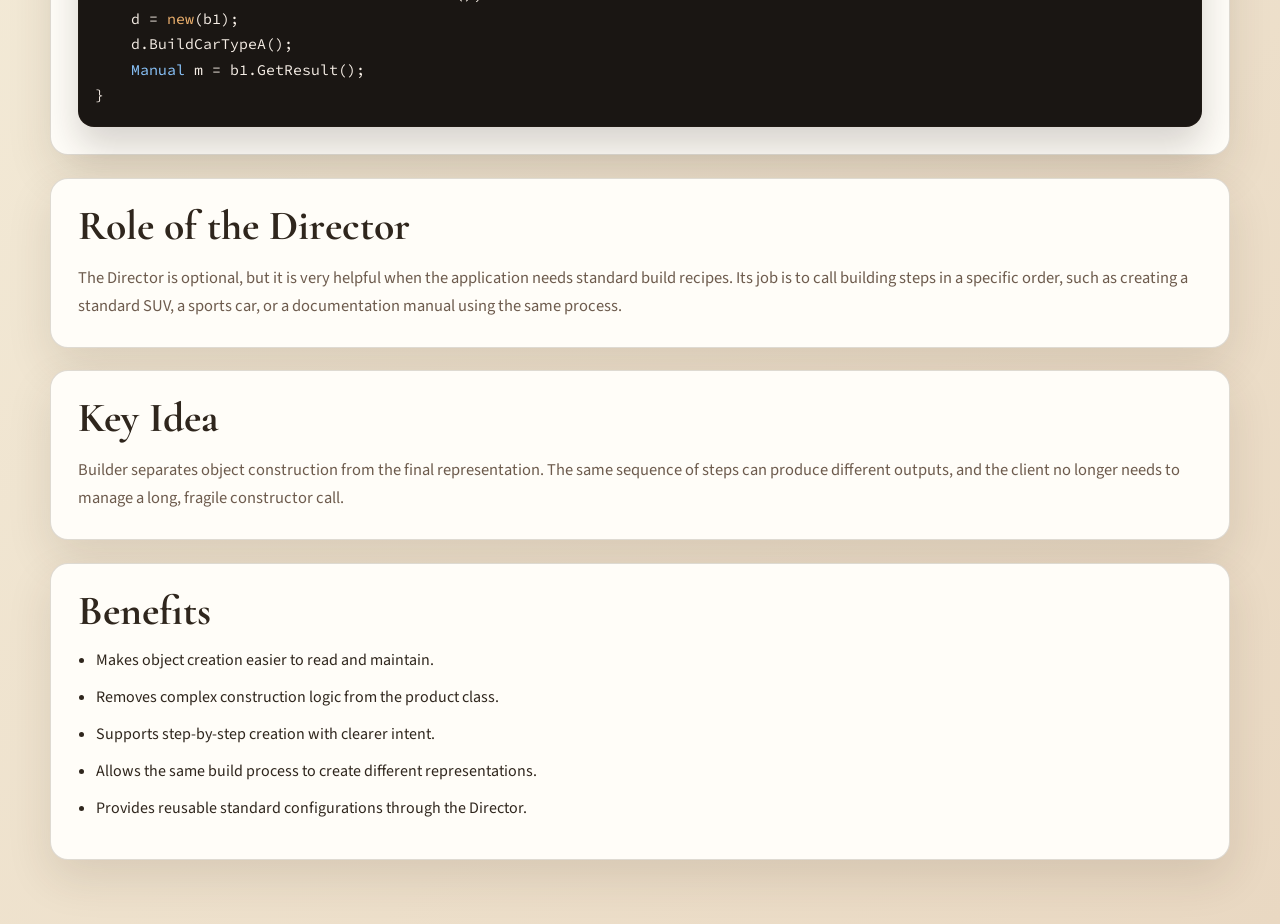
<file: builder-pattern.html>
<!DOCTYPE html>
<html lang="en">
<head>
  <meta charset="UTF-8">
  <meta name="viewport" content="width=device-width, initial-scale=1.0">
  <title>Builder Pattern | Design Patterns Notes</title>
  <link rel="preconnect" href="https://fonts.googleapis.com">
  <link rel="preconnect" href="https://fonts.gstatic.com" crossorigin>
  <link href="https://fonts.googleapis.com/css2?family=Cormorant+Garamond:wght@500;600;700&family=Source+Code+Pro:wght@400;500&family=Source+Sans+3:wght@400;500;600;700&display=swap" rel="stylesheet">
  <link rel="stylesheet" href="styles.css">
</head>
<body id="top" data-prev="abstract-factory-pattern.html" data-next="singleton-pattern.html">
  <div class="page-shell">
    <nav class="note-nav" aria-label="Pattern navigation"></nav>
    <header class="subpage-header">
      <a class="back-link" href="index.html">Back to Home</a>
      <p class="eyebrow">Creational Design Pattern</p>
      <h1>Builder Pattern</h1>
      <p class="hero-text narrow">
        The Builder Pattern creates complex objects step by step and separates construction logic
        from the final product representation.
      </p>
    </header>

    <main class="article-layout">
      <section class="content-card">
        <h2>Definition</h2>
        <ul class="note-list">
          <li>Builder is a creational design pattern that lets you construct complex objects step by step.</li>
          <li>It extracts construction code from the product class and moves it into a separate builder object.</li>
          <li>It is especially useful when the same construction process can produce different representations.</li>
          <li>A Director can coordinate the steps in a fixed order to create standard configurations.</li>
        </ul>
      </section>

      <section class="content-card">
        <h2>Main Idea</h2>
        <p>
          A complex object often needs many properties, options, and configuration steps. If all of
          that logic stays inside the product class, construction becomes hard to read and easy to
          misuse. Builder separates the "how to build" logic from the "what gets built" result.
        </p>
      </section>

      <section class="content-card">
        <h2>Problem with Normal Code</h2>
        <p class="section-intro">
          A large constructor with many parameters is difficult to read and easy to misuse. The
          caller must remember what every argument means and pass values even for optional features.
        </p>
        <div class="code-block">
          <div class="code-header">
            <span>C#</span>
            <span>Telescoping constructor problem</span>
          </div>
          <pre><code><span class="code-keyword">public class</span> <span class="code-type">Car</span>
{
    <span class="code-comment">// A massive list of properties</span>
    <span class="code-keyword">public</span> <span class="code-type">string</span> Engine;
    <span class="code-keyword">public</span> <span class="code-type">int</span> Seats;
    <span class="code-keyword">public</span> <span class="code-type">bool</span> HasGPS;
    <span class="code-keyword">public</span> <span class="code-type">bool</span> HasTripComputer;
    <span class="code-keyword">public</span> <span class="code-type">string</span> PaintColor;

    <span class="code-comment">// THE PROBLEM: The Telescoping Constructor</span>
    <span class="code-keyword">public</span> <span class="code-method">Car</span>(<span class="code-type">string</span> engine, <span class="code-type">int</span> seats, <span class="code-type">bool</span> hasGps, <span class="code-type">bool</span> hasTripComputer, <span class="code-type">string</span> paintColor)
    {
        Engine = engine;
        Seats = seats;
        HasGPS = hasGps;
        HasTripComputer = hasTripComputer;
        PaintColor = paintColor;
    }
}

<span class="code-keyword">public class</span> <span class="code-type">App</span>
{
    <span class="code-keyword">public void</span> <span class="code-method">OrderCars</span>()
    {
        <span class="code-comment">// We want a simple sports car, but we are forced to pass confusing values</span>
        <span class="code-comment">// for things we don't care about. What does "true, false" mean here?</span>
        <span class="code-type">Car</span> sportsCar = <span class="code-keyword">new</span> <span class="code-type">Car</span>(<span class="code-string">"V8"</span>, 2, <span class="code-keyword">true</span>, <span class="code-keyword">false</span>, <span class="code-string">"Red"</span>);

        <span class="code-comment">// We want a cheap city car. We still have to pass feature flags manually.</span>
        <span class="code-type">Car</span> cheapCar = <span class="code-keyword">new</span> <span class="code-type">Car</span>(<span class="code-string">"V4"</span>, 4, <span class="code-keyword">false</span>, <span class="code-keyword">false</span>, <span class="code-string">"White"</span>);
    }
}</code></pre>
        </div>
      </section>

      <section class="content-card">
        <h2>Why This Is a Problem</h2>
        <ul class="note-list">
          <li>Constructors become long and hard to understand.</li>
          <li>Calling code is less readable because raw values hide their meaning.</li>
          <li>Optional configuration makes constructor signatures grow quickly.</li>
          <li>Construction logic remains trapped inside the product class.</li>
        </ul>
      </section>

      <section class="content-card">
        <h2>Builder Pattern Solution</h2>
        <p>
          Move construction steps into a dedicated builder interface and let concrete builders create
          different results. One builder may produce a <code>Car</code>, while another builds a
          <code>Manual</code> using the same sequence of steps. A Director can run those steps in a
          predefined order for common configurations.
        </p>
        <div class="code-block">
          <div class="code-header">
            <span>Pseudocode</span>
            <span>Builder-based design</span>
          </div>
          <pre><code><span class="code-type">Car</span>: engine: str, seat: int, hasGPS: bool, ShowSpec(): void
<span class="code-type">Manual</span>: document: string

<span class="code-type">ICarBuilder</span>: Reset(), SetEngine(), SetSeat(), HasGPS()
<span class="code-type">SuvCarBuilder</span>, <span class="code-type">ManualBuilder</span>: <span class="code-type">ICarBuilder</span>
<span class="code-comment">// GetResult(): Car, GetResult(): Manual</span>

<span class="code-type">Director</span>
{
    <span class="code-type">ICarBuilder</span> _b;

    <span class="code-method">Director</span>(<span class="code-type">ICarBuilder</span> b): _b = b;

    <span class="code-method">BuildCarTypeA</span>();
    <span class="code-method">BuildCarTypeB</span>();
}

main class
{
    <span class="code-type">SuvCarBuilder</span> b = <span class="code-keyword">new</span> <span class="code-type">SuvCarBuilder</span>();
    <span class="code-type">Director</span> d = <span class="code-keyword">new</span>(b);
    d.BuildCarTypeA();
    <span class="code-type">Car</span> typeA = b.GetResult();

    <span class="code-type">ManualBuilder</span> b1 = <span class="code-keyword">new</span> <span class="code-type">ManualBuilder</span>();
    d = <span class="code-keyword">new</span>(b1);
    d.BuildCarTypeA();
    <span class="code-type">Manual</span> m = b1.GetResult();
}</code></pre>
        </div>
      </section>

      <section class="content-card">
        <h2>Role of the Director</h2>
        <p>
          The Director is optional, but it is very helpful when the application needs standard build
          recipes. Its job is to call building steps in a specific order, such as creating a standard
          SUV, a sports car, or a documentation manual using the same process.
        </p>
      </section>

      <section class="content-card">
        <h2>Key Idea</h2>
        <p>
          Builder separates object construction from the final representation. The same sequence of
          steps can produce different outputs, and the client no longer needs to manage a long,
          fragile constructor call.
        </p>
      </section>

      <section class="content-card">
        <h2>Benefits</h2>
        <ul class="note-list">
          <li>Makes object creation easier to read and maintain.</li>
          <li>Removes complex construction logic from the product class.</li>
          <li>Supports step-by-step creation with clearer intent.</li>
          <li>Allows the same build process to create different representations.</li>
          <li>Provides reusable standard configurations through the Director.</li>
        </ul>
      </section>
    </main>
  </div>
  <script type="module" src="note-nav.js"></script>
</body>
</html>
</file>
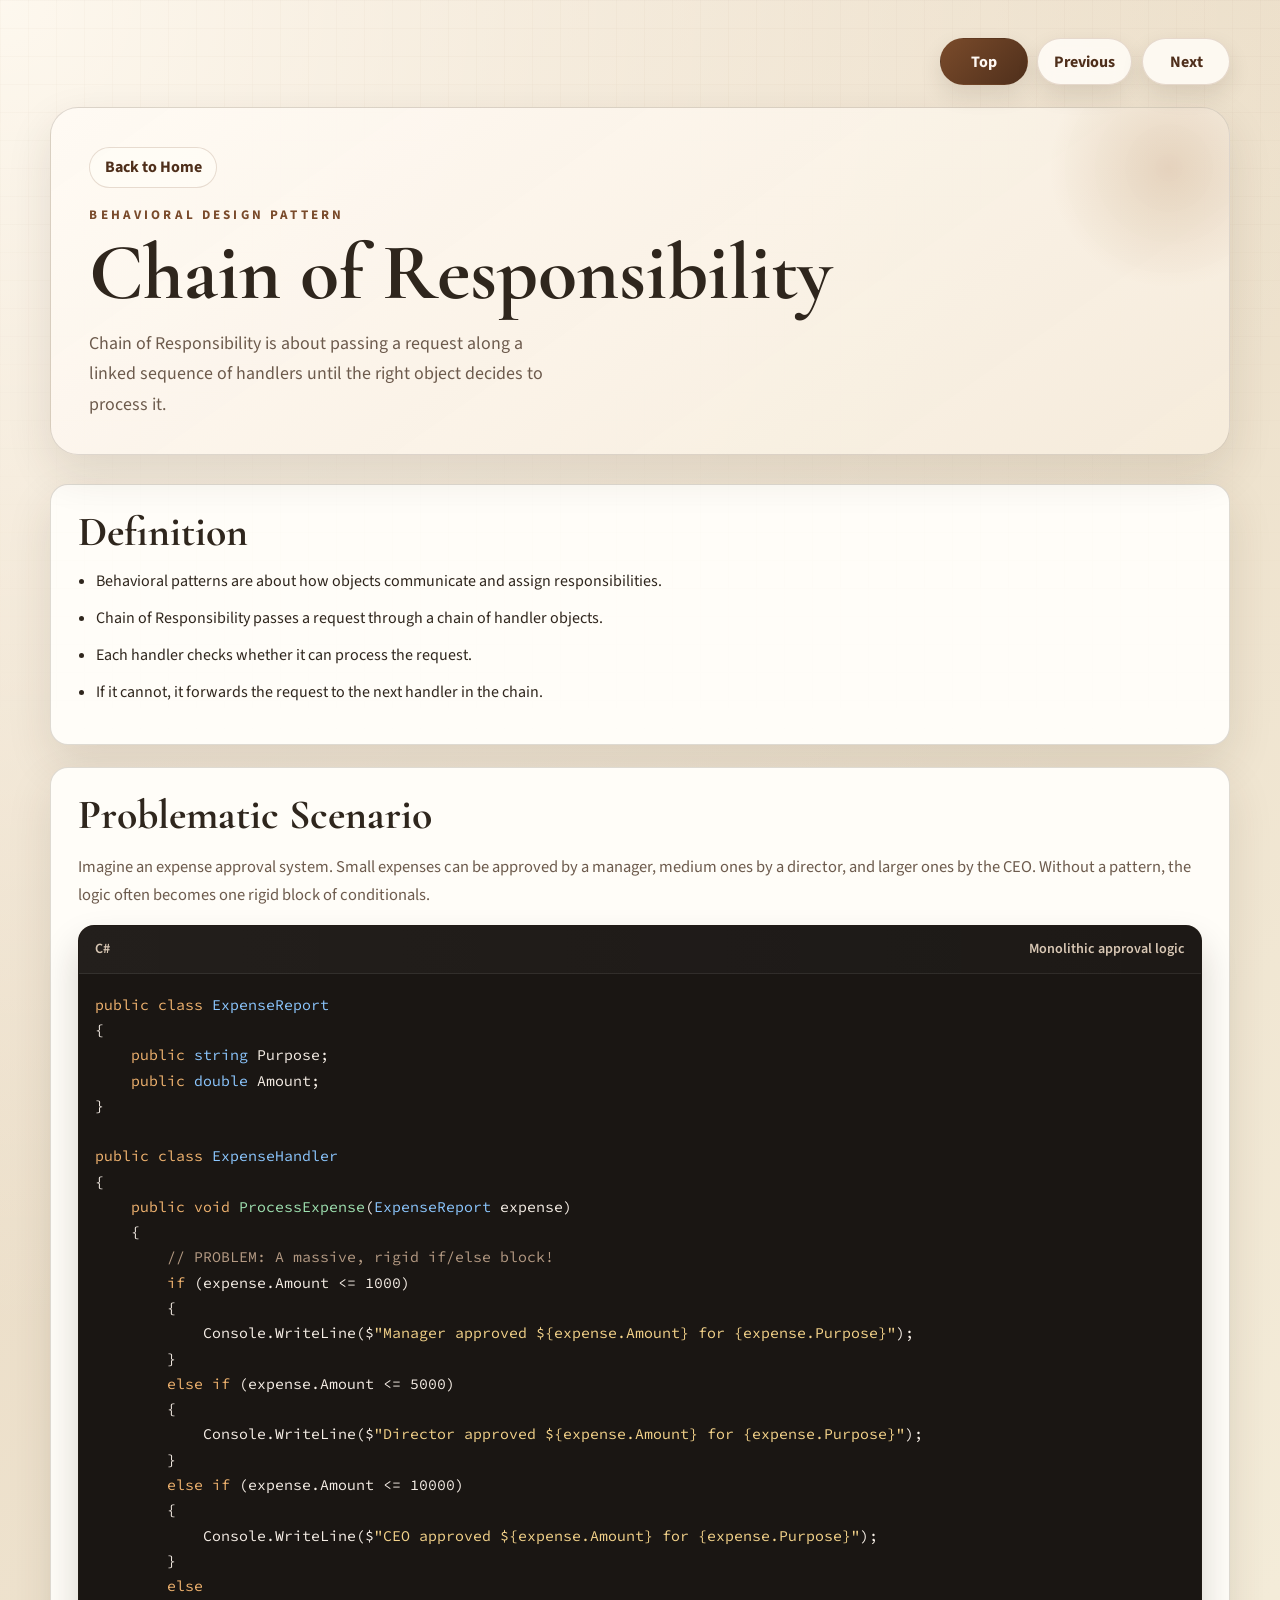
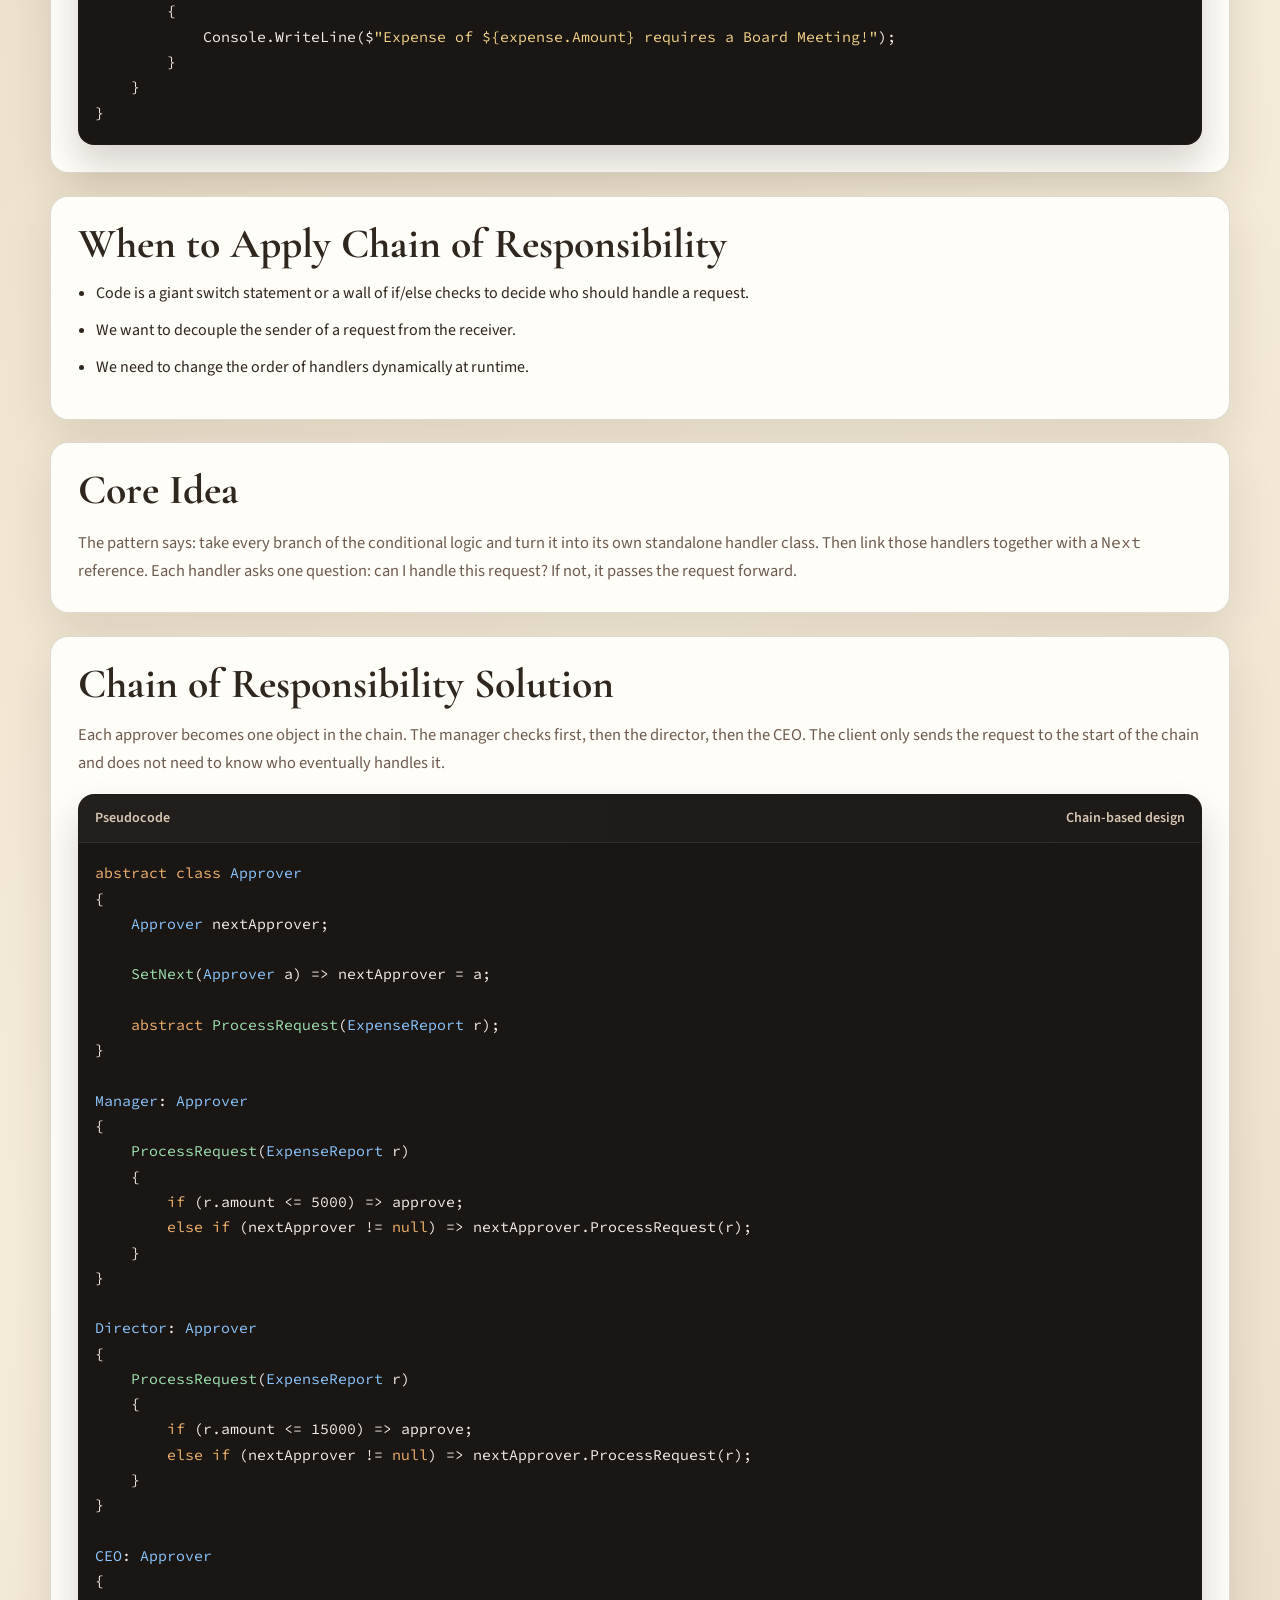
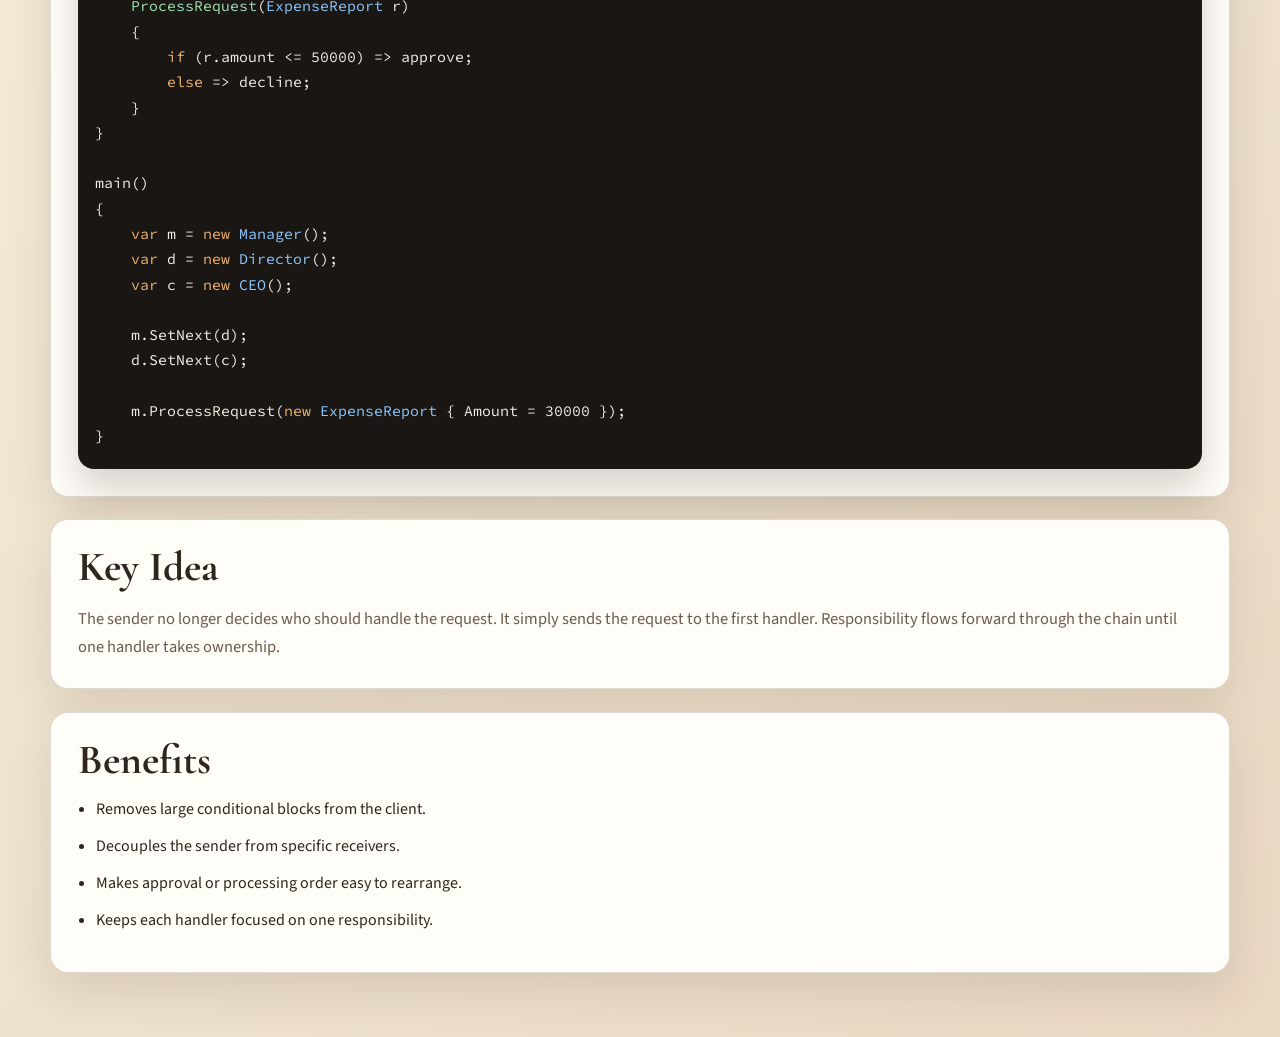
<file: chain-of-responsibility-pattern.html>
<!DOCTYPE html>
<html lang="en">
<head>
  <meta charset="UTF-8">
  <meta name="viewport" content="width=device-width, initial-scale=1.0">
  <title>Chain of Responsibility | Design Patterns Notes</title>
  <link rel="preconnect" href="https://fonts.googleapis.com">
  <link rel="preconnect" href="https://fonts.gstatic.com" crossorigin>
  <link href="https://fonts.googleapis.com/css2?family=Cormorant+Garamond:wght@500;600;700&family=Source+Code+Pro:wght@400;500&family=Source+Sans+3:wght@400;500;600;700&display=swap" rel="stylesheet">
  <link rel="stylesheet" href="styles.css">
</head>
<body id="top" data-prev="proxy-pattern.html" data-next="command-pattern.html">
  <div class="page-shell">
    <nav class="note-nav" aria-label="Pattern navigation"></nav>
    <header class="subpage-header">
      <a class="back-link" href="index.html">Back to Home</a>
      <p class="eyebrow">Behavioral Design Pattern</p>
      <h1>Chain of Responsibility</h1>
      <p class="hero-text narrow">
        Chain of Responsibility is about passing a request along a linked sequence of handlers until
        the right object decides to process it.
      </p>
    </header>

    <main class="article-layout">
      <section class="content-card">
        <h2>Definition</h2>
        <ul class="note-list">
          <li>Behavioral patterns are about how objects communicate and assign responsibilities.</li>
          <li>Chain of Responsibility passes a request through a chain of handler objects.</li>
          <li>Each handler checks whether it can process the request.</li>
          <li>If it cannot, it forwards the request to the next handler in the chain.</li>
        </ul>
      </section>

      <section class="content-card">
        <h2>Problematic Scenario</h2>
        <p class="section-intro">
          Imagine an expense approval system. Small expenses can be approved by a manager, medium
          ones by a director, and larger ones by the CEO. Without a pattern, the logic often becomes
          one rigid block of conditionals.
        </p>
        <div class="code-block">
          <div class="code-header">
            <span>C#</span>
            <span>Monolithic approval logic</span>
          </div>
          <pre><code><span class="code-keyword">public class</span> <span class="code-type">ExpenseReport</span>
{
    <span class="code-keyword">public</span> <span class="code-type">string</span> Purpose;
    <span class="code-keyword">public</span> <span class="code-type">double</span> Amount;
}

<span class="code-keyword">public class</span> <span class="code-type">ExpenseHandler</span>
{
    <span class="code-keyword">public void</span> <span class="code-method">ProcessExpense</span>(<span class="code-type">ExpenseReport</span> expense)
    {
        <span class="code-comment">// PROBLEM: A massive, rigid if/else block!</span>
        <span class="code-keyword">if</span> (expense.Amount &lt;= 1000)
        {
            Console.WriteLine($<span class="code-string">"Manager approved ${expense.Amount} for {expense.Purpose}"</span>);
        }
        <span class="code-keyword">else if</span> (expense.Amount &lt;= 5000)
        {
            Console.WriteLine($<span class="code-string">"Director approved ${expense.Amount} for {expense.Purpose}"</span>);
        }
        <span class="code-keyword">else if</span> (expense.Amount &lt;= 10000)
        {
            Console.WriteLine($<span class="code-string">"CEO approved ${expense.Amount} for {expense.Purpose}"</span>);
        }
        <span class="code-keyword">else</span>
        {
            Console.WriteLine($<span class="code-string">"Expense of ${expense.Amount} requires a Board Meeting!"</span>);
        }
    }
}</code></pre>
        </div>
      </section>

      <section class="content-card">
        <h2>When to Apply Chain of Responsibility</h2>
        <ul class="note-list">
          <li>Code is a giant switch statement or a wall of if/else checks to decide who should handle a request.</li>
          <li>We want to decouple the sender of a request from the receiver.</li>
          <li>We need to change the order of handlers dynamically at runtime.</li>
        </ul>
      </section>

      <section class="content-card">
        <h2>Core Idea</h2>
        <p>
          The pattern says: take every branch of the conditional logic and turn it into its own
          standalone handler class. Then link those handlers together with a <code>Next</code>
          reference. Each handler asks one question: can I handle this request? If not, it passes
          the request forward.
        </p>
      </section>

      <section class="content-card">
        <h2>Chain of Responsibility Solution</h2>
        <p>
          Each approver becomes one object in the chain. The manager checks first, then the
          director, then the CEO. The client only sends the request to the start of the chain and
          does not need to know who eventually handles it.
        </p>
        <div class="code-block">
          <div class="code-header">
            <span>Pseudocode</span>
            <span>Chain-based design</span>
          </div>
          <pre><code><span class="code-keyword">abstract class</span> <span class="code-type">Approver</span>
{
    <span class="code-type">Approver</span> nextApprover;

    <span class="code-method">SetNext</span>(<span class="code-type">Approver</span> a) =&gt; nextApprover = a;

    <span class="code-keyword">abstract</span> <span class="code-method">ProcessRequest</span>(<span class="code-type">ExpenseReport</span> r);
}

<span class="code-type">Manager</span>: <span class="code-type">Approver</span>
{
    <span class="code-method">ProcessRequest</span>(<span class="code-type">ExpenseReport</span> r)
    {
        <span class="code-keyword">if</span> (r.amount &lt;= 5000) =&gt; approve;
        <span class="code-keyword">else if</span> (nextApprover != <span class="code-keyword">null</span>) =&gt; nextApprover.ProcessRequest(r);
    }
}

<span class="code-type">Director</span>: <span class="code-type">Approver</span>
{
    <span class="code-method">ProcessRequest</span>(<span class="code-type">ExpenseReport</span> r)
    {
        <span class="code-keyword">if</span> (r.amount &lt;= 15000) =&gt; approve;
        <span class="code-keyword">else if</span> (nextApprover != <span class="code-keyword">null</span>) =&gt; nextApprover.ProcessRequest(r);
    }
}

<span class="code-type">CEO</span>: <span class="code-type">Approver</span>
{
    <span class="code-method">ProcessRequest</span>(<span class="code-type">ExpenseReport</span> r)
    {
        <span class="code-keyword">if</span> (r.amount &lt;= 50000) =&gt; approve;
        <span class="code-keyword">else</span> =&gt; decline;
    }
}

main()
{
    <span class="code-keyword">var</span> m = <span class="code-keyword">new</span> <span class="code-type">Manager</span>();
    <span class="code-keyword">var</span> d = <span class="code-keyword">new</span> <span class="code-type">Director</span>();
    <span class="code-keyword">var</span> c = <span class="code-keyword">new</span> <span class="code-type">CEO</span>();

    m.SetNext(d);
    d.SetNext(c);

    m.ProcessRequest(<span class="code-keyword">new</span> <span class="code-type">ExpenseReport</span> { Amount = 30000 });
}</code></pre>
        </div>
      </section>

      <section class="content-card">
        <h2>Key Idea</h2>
        <p>
          The sender no longer decides who should handle the request. It simply sends the request to
          the first handler. Responsibility flows forward through the chain until one handler takes
          ownership.
        </p>
      </section>

      <section class="content-card">
        <h2>Benefits</h2>
        <ul class="note-list">
          <li>Removes large conditional blocks from the client.</li>
          <li>Decouples the sender from specific receivers.</li>
          <li>Makes approval or processing order easy to rearrange.</li>
          <li>Keeps each handler focused on one responsibility.</li>
        </ul>
      </section>
    </main>
  </div>
  <script type="module" src="note-nav.js"></script>
</body>
</html>
</file>
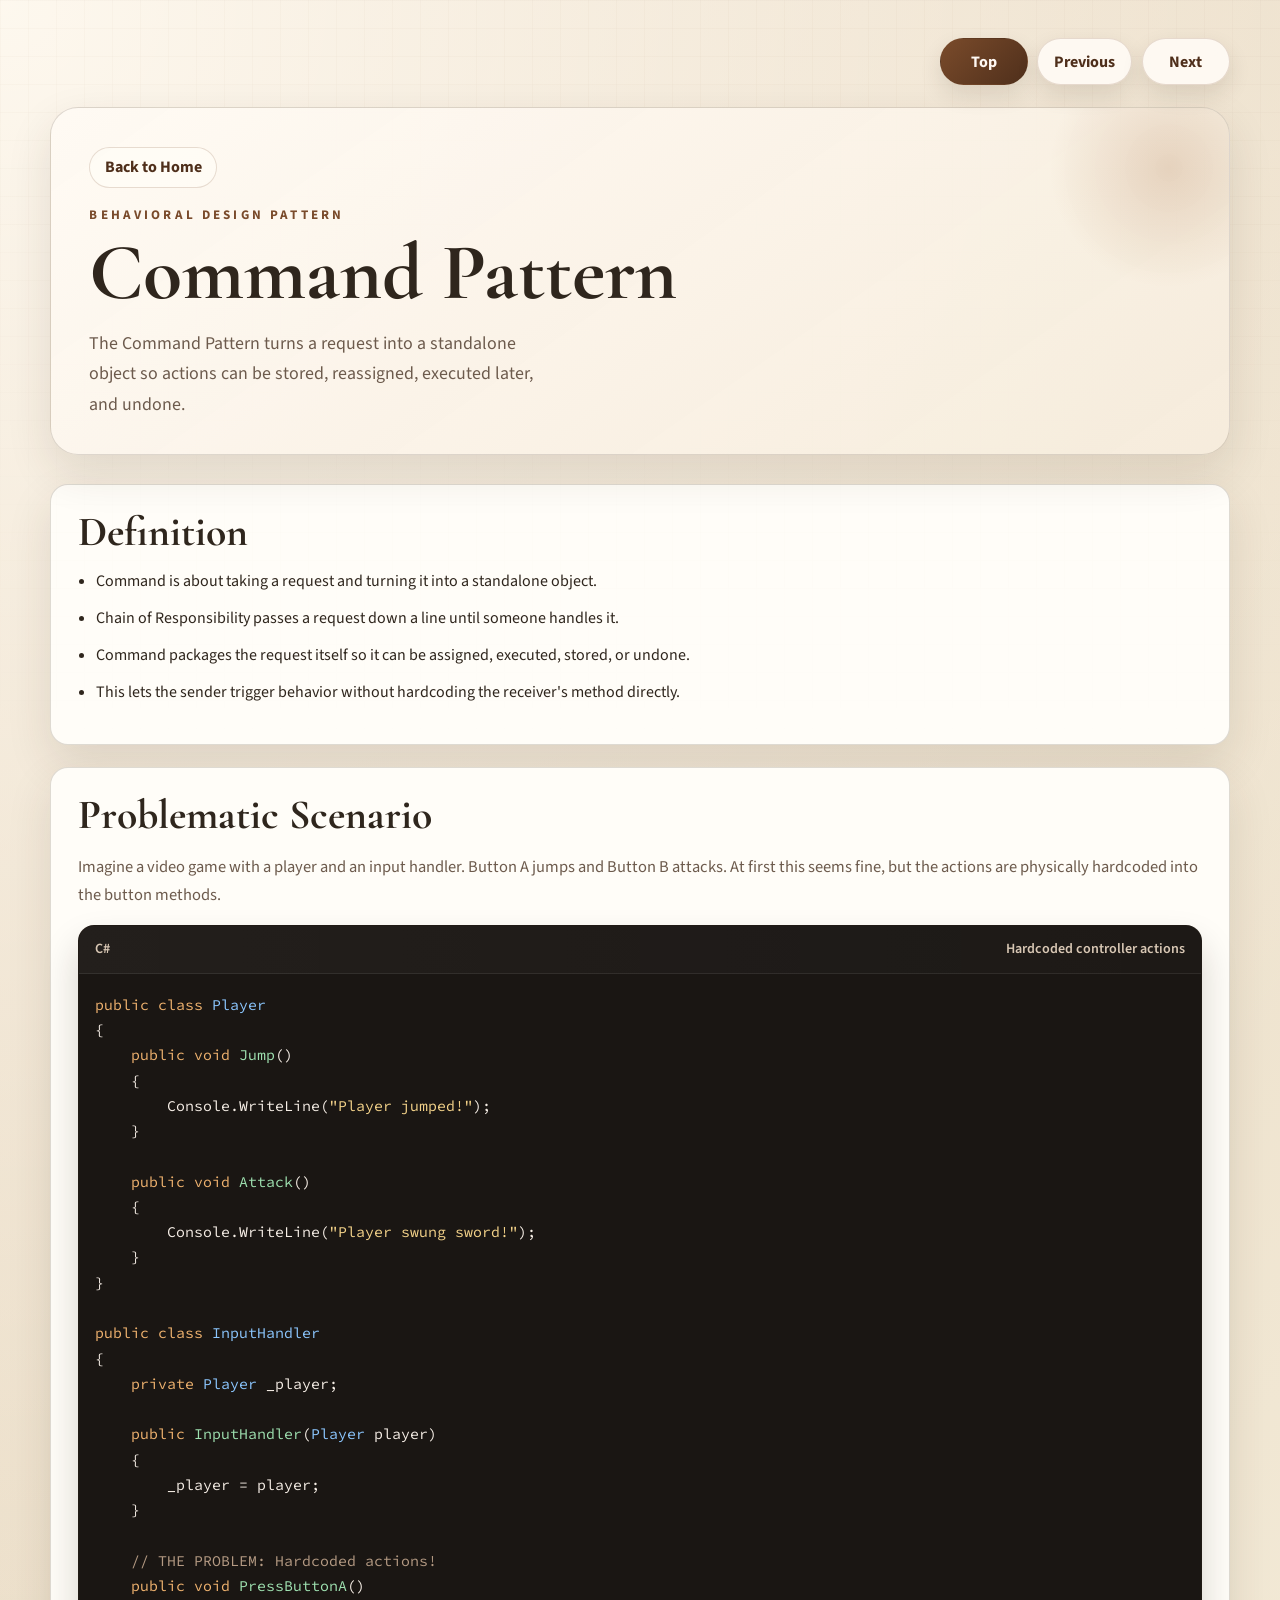
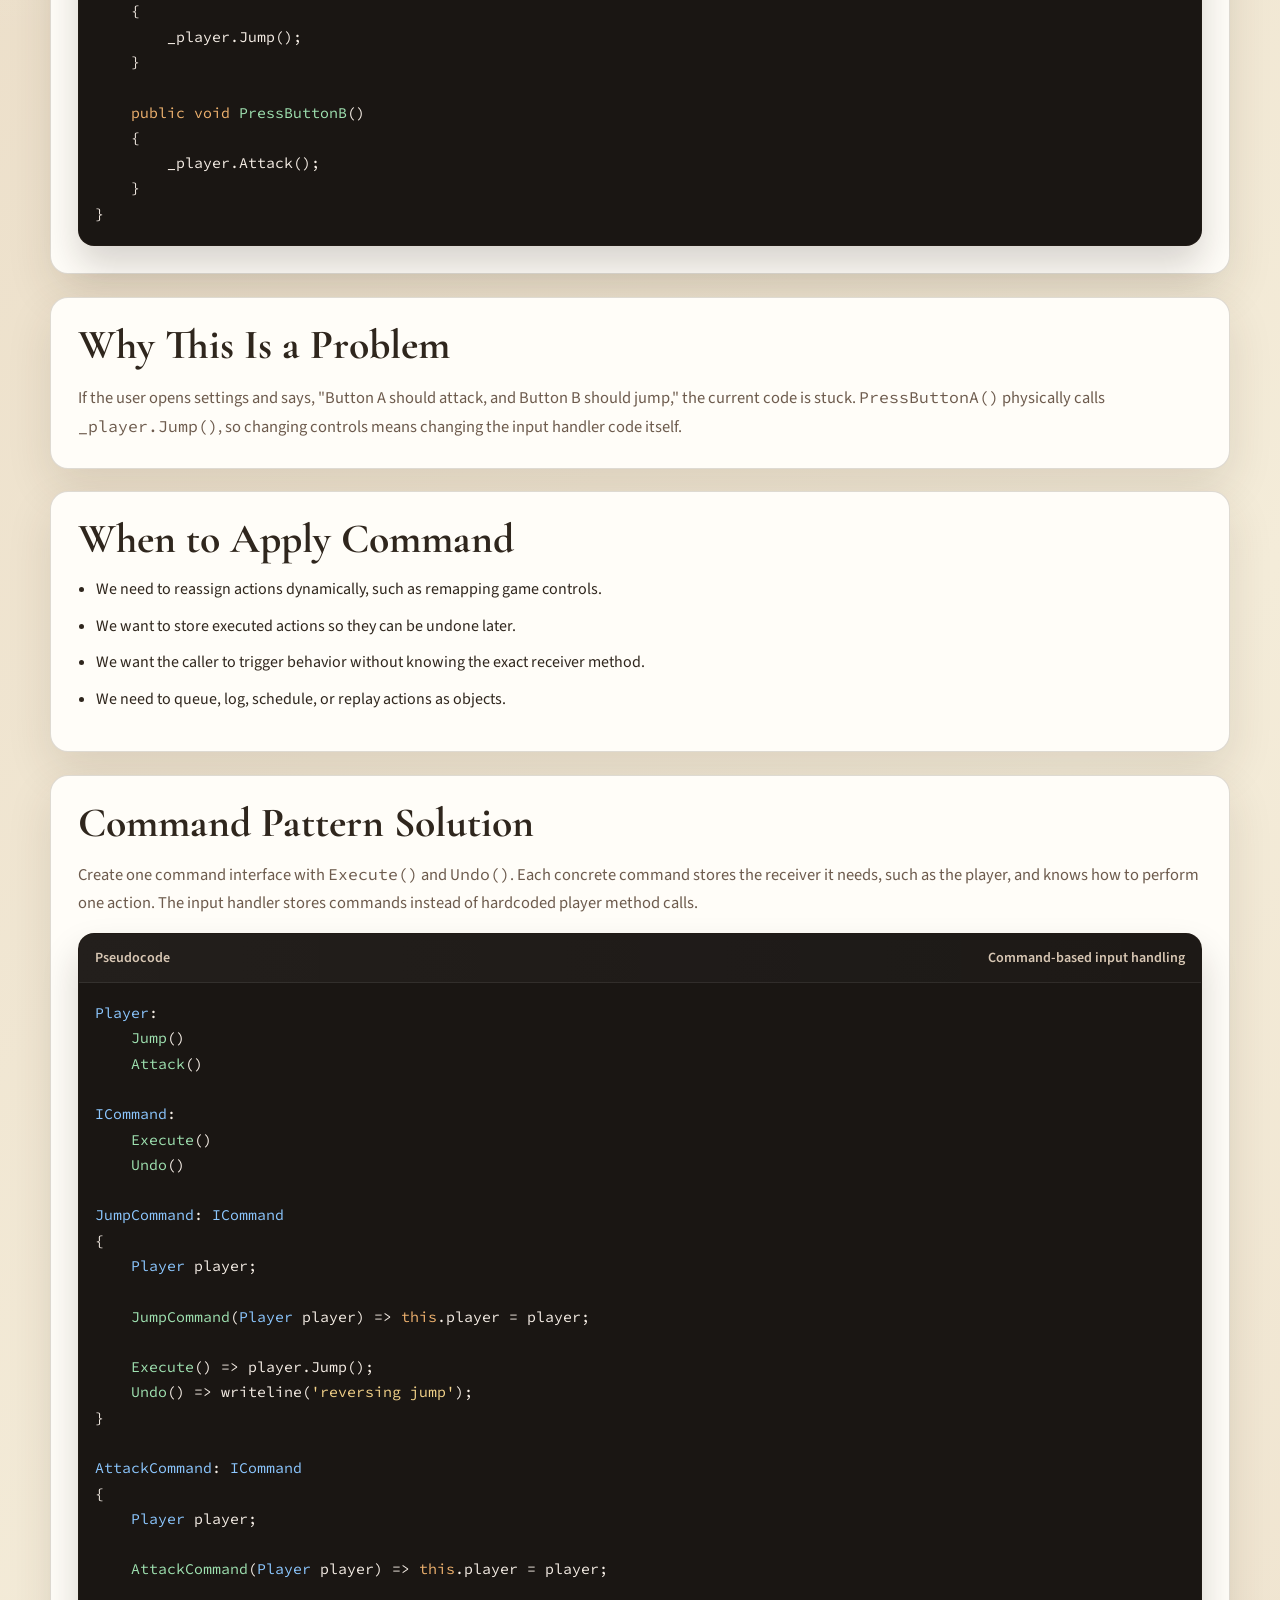
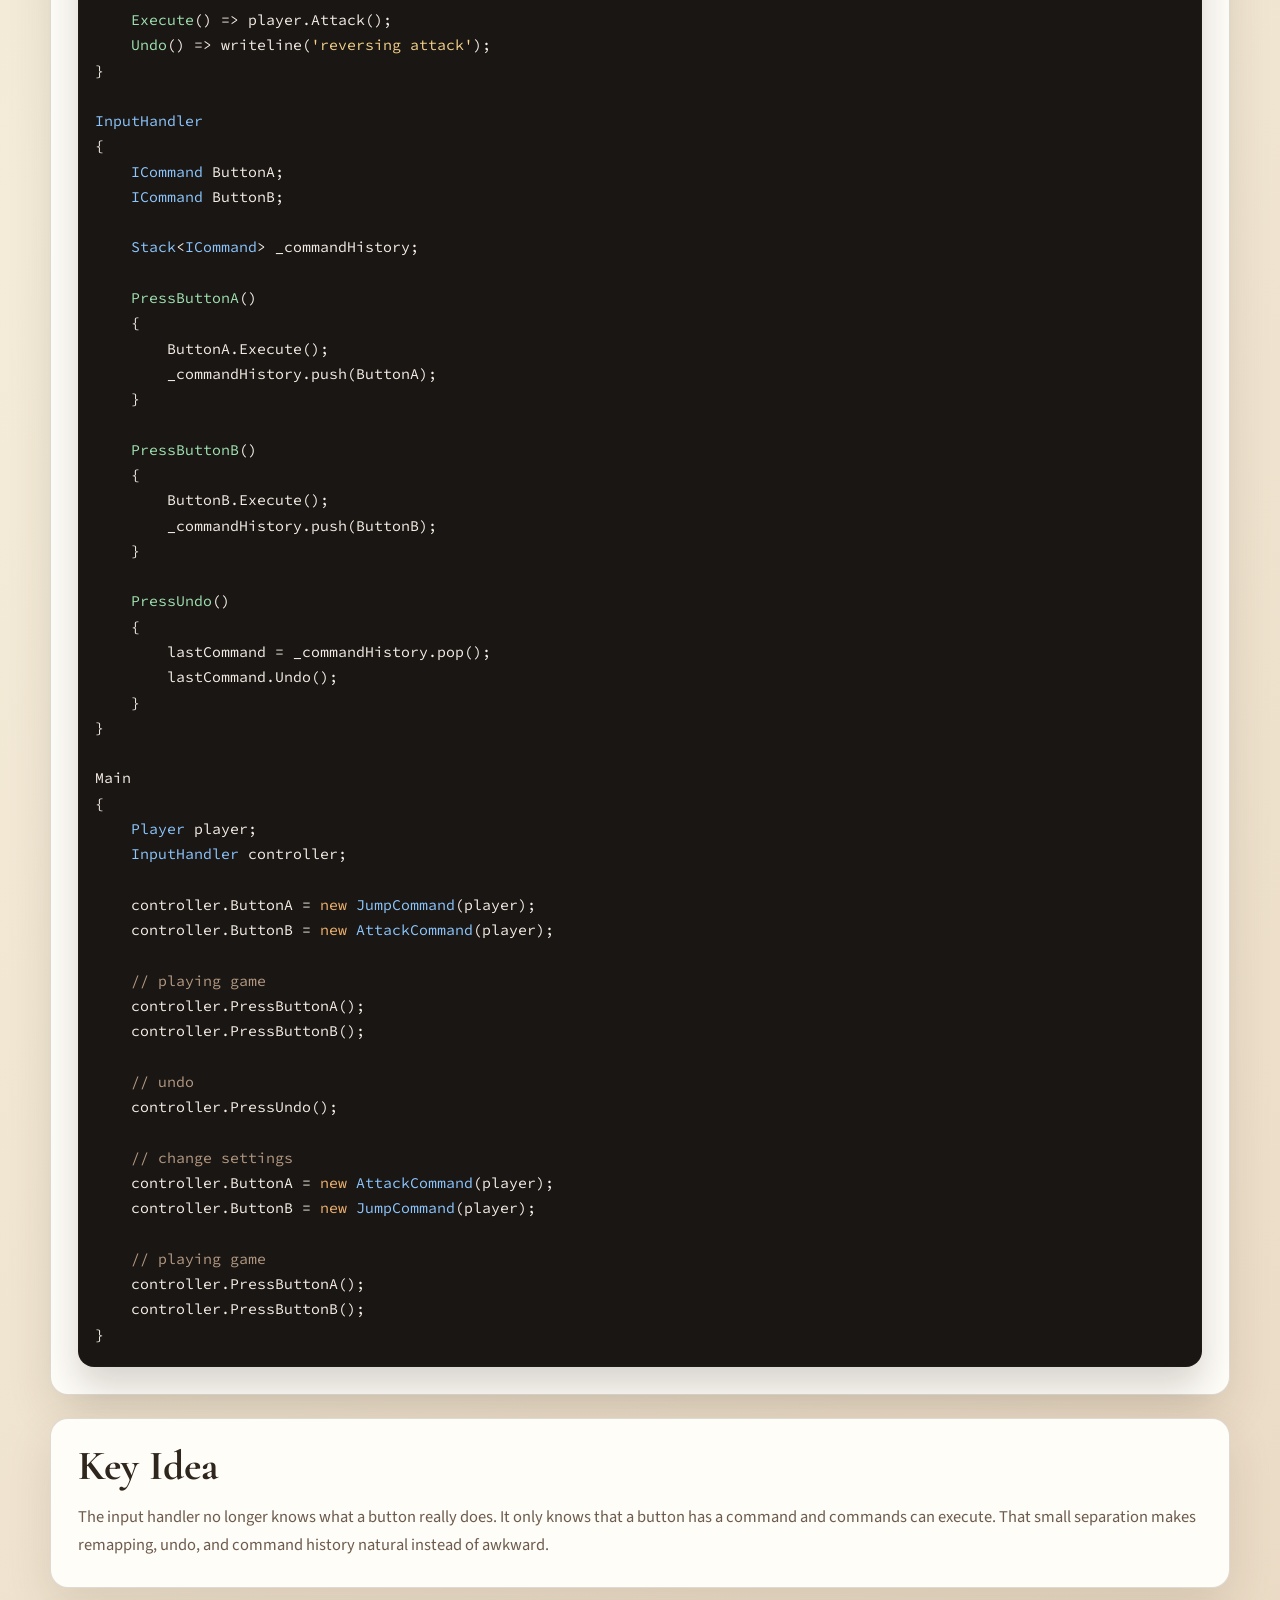
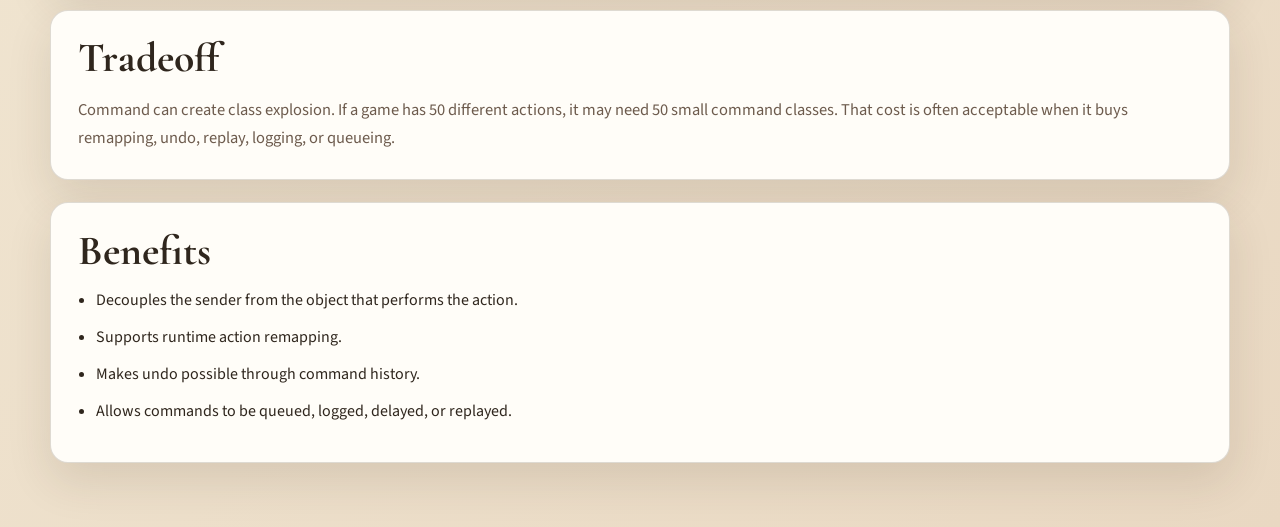
<file: command-pattern.html>
<!DOCTYPE html>
<html lang="en">
<head>
  <meta charset="UTF-8">
  <meta name="viewport" content="width=device-width, initial-scale=1.0">
  <title>Command Pattern | Design Patterns Notes</title>
  <link rel="preconnect" href="https://fonts.googleapis.com">
  <link rel="preconnect" href="https://fonts.gstatic.com" crossorigin>
  <link href="https://fonts.googleapis.com/css2?family=Cormorant+Garamond:wght@500;600;700&family=Source+Code+Pro:wght@400;500&family=Source+Sans+3:wght@400;500;600;700&display=swap" rel="stylesheet">
  <link rel="stylesheet" href="styles.css">
</head>
<body id="top" data-prev="chain-of-responsibility-pattern.html" data-next="iterator-pattern.html">
  <div class="page-shell">
    <nav class="note-nav" aria-label="Pattern navigation"></nav>
    <header class="subpage-header">
      <a class="back-link" href="index.html">Back to Home</a>
      <p class="eyebrow">Behavioral Design Pattern</p>
      <h1>Command Pattern</h1>
      <p class="hero-text narrow">
        The Command Pattern turns a request into a standalone object so actions can be stored,
        reassigned, executed later, and undone.
      </p>
    </header>

    <main class="article-layout">
      <section class="content-card">
        <h2>Definition</h2>
        <ul class="note-list">
          <li>Command is about taking a request and turning it into a standalone object.</li>
          <li>Chain of Responsibility passes a request down a line until someone handles it.</li>
          <li>Command packages the request itself so it can be assigned, executed, stored, or undone.</li>
          <li>This lets the sender trigger behavior without hardcoding the receiver's method directly.</li>
        </ul>
      </section>

      <section class="content-card">
        <h2>Problematic Scenario</h2>
        <p class="section-intro">
          Imagine a video game with a player and an input handler. Button A jumps and Button B
          attacks. At first this seems fine, but the actions are physically hardcoded into the
          button methods.
        </p>
        <div class="code-block">
          <div class="code-header">
            <span>C#</span>
            <span>Hardcoded controller actions</span>
          </div>
          <pre><code><span class="code-keyword">public class</span> <span class="code-type">Player</span>
{
    <span class="code-keyword">public void</span> <span class="code-method">Jump</span>()
    {
        Console.WriteLine(<span class="code-string">"Player jumped!"</span>);
    }

    <span class="code-keyword">public void</span> <span class="code-method">Attack</span>()
    {
        Console.WriteLine(<span class="code-string">"Player swung sword!"</span>);
    }
}

<span class="code-keyword">public class</span> <span class="code-type">InputHandler</span>
{
    <span class="code-keyword">private</span> <span class="code-type">Player</span> _player;

    <span class="code-keyword">public</span> <span class="code-method">InputHandler</span>(<span class="code-type">Player</span> player)
    {
        _player = player;
    }

    <span class="code-comment">// THE PROBLEM: Hardcoded actions!</span>
    <span class="code-keyword">public void</span> <span class="code-method">PressButtonA</span>()
    {
        _player.Jump();
    }

    <span class="code-keyword">public void</span> <span class="code-method">PressButtonB</span>()
    {
        _player.Attack();
    }
}</code></pre>
        </div>
      </section>

      <section class="content-card">
        <h2>Why This Is a Problem</h2>
        <p>
          If the user opens settings and says, "Button A should attack, and Button B should jump,"
          the current code is stuck. <code>PressButtonA()</code> physically calls
          <code>_player.Jump()</code>, so changing controls means changing the input handler code
          itself.
        </p>
      </section>

      <section class="content-card">
        <h2>When to Apply Command</h2>
        <ul class="note-list">
          <li>We need to reassign actions dynamically, such as remapping game controls.</li>
          <li>We want to store executed actions so they can be undone later.</li>
          <li>We want the caller to trigger behavior without knowing the exact receiver method.</li>
          <li>We need to queue, log, schedule, or replay actions as objects.</li>
        </ul>
      </section>

      <section class="content-card">
        <h2>Command Pattern Solution</h2>
        <p>
          Create one command interface with <code>Execute()</code> and <code>Undo()</code>. Each
          concrete command stores the receiver it needs, such as the player, and knows how to perform
          one action. The input handler stores commands instead of hardcoded player method calls.
        </p>
        <div class="code-block">
          <div class="code-header">
            <span>Pseudocode</span>
            <span>Command-based input handling</span>
          </div>
          <pre><code><span class="code-type">Player</span>:
    <span class="code-method">Jump</span>()
    <span class="code-method">Attack</span>()

<span class="code-type">ICommand</span>:
    <span class="code-method">Execute</span>()
    <span class="code-method">Undo</span>()

<span class="code-type">JumpCommand</span>: <span class="code-type">ICommand</span>
{
    <span class="code-type">Player</span> player;

    <span class="code-method">JumpCommand</span>(<span class="code-type">Player</span> player) =&gt; <span class="code-keyword">this</span>.player = player;

    <span class="code-method">Execute</span>() =&gt; player.Jump();
    <span class="code-method">Undo</span>() =&gt; writeline(<span class="code-string">'reversing jump'</span>);
}

<span class="code-type">AttackCommand</span>: <span class="code-type">ICommand</span>
{
    <span class="code-type">Player</span> player;

    <span class="code-method">AttackCommand</span>(<span class="code-type">Player</span> player) =&gt; <span class="code-keyword">this</span>.player = player;

    <span class="code-method">Execute</span>() =&gt; player.Attack();
    <span class="code-method">Undo</span>() =&gt; writeline(<span class="code-string">'reversing attack'</span>);
}

<span class="code-type">InputHandler</span>
{
    <span class="code-type">ICommand</span> ButtonA;
    <span class="code-type">ICommand</span> ButtonB;

    <span class="code-type">Stack</span>&lt;<span class="code-type">ICommand</span>&gt; _commandHistory;

    <span class="code-method">PressButtonA</span>()
    {
        ButtonA.Execute();
        _commandHistory.push(ButtonA);
    }

    <span class="code-method">PressButtonB</span>()
    {
        ButtonB.Execute();
        _commandHistory.push(ButtonB);
    }

    <span class="code-method">PressUndo</span>()
    {
        lastCommand = _commandHistory.pop();
        lastCommand.Undo();
    }
}

Main
{
    <span class="code-type">Player</span> player;
    <span class="code-type">InputHandler</span> controller;

    controller.ButtonA = <span class="code-keyword">new</span> <span class="code-type">JumpCommand</span>(player);
    controller.ButtonB = <span class="code-keyword">new</span> <span class="code-type">AttackCommand</span>(player);

    <span class="code-comment">// playing game</span>
    controller.PressButtonA();
    controller.PressButtonB();

    <span class="code-comment">// undo</span>
    controller.PressUndo();

    <span class="code-comment">// change settings</span>
    controller.ButtonA = <span class="code-keyword">new</span> <span class="code-type">AttackCommand</span>(player);
    controller.ButtonB = <span class="code-keyword">new</span> <span class="code-type">JumpCommand</span>(player);

    <span class="code-comment">// playing game</span>
    controller.PressButtonA();
    controller.PressButtonB();
}</code></pre>
        </div>
      </section>

      <section class="content-card">
        <h2>Key Idea</h2>
        <p>
          The input handler no longer knows what a button really does. It only knows that a button
          has a command and commands can execute. That small separation makes remapping, undo, and
          command history natural instead of awkward.
        </p>
      </section>

      <section class="content-card">
        <h2>Tradeoff</h2>
        <p>
          Command can create class explosion. If a game has 50 different actions, it may need 50
          small command classes. That cost is often acceptable when it buys remapping, undo, replay,
          logging, or queueing.
        </p>
      </section>

      <section class="content-card">
        <h2>Benefits</h2>
        <ul class="note-list">
          <li>Decouples the sender from the object that performs the action.</li>
          <li>Supports runtime action remapping.</li>
          <li>Makes undo possible through command history.</li>
          <li>Allows commands to be queued, logged, delayed, or replayed.</li>
        </ul>
      </section>
    </main>
  </div>
  <script type="module" src="note-nav.js"></script>
</body>
</html>
</file>
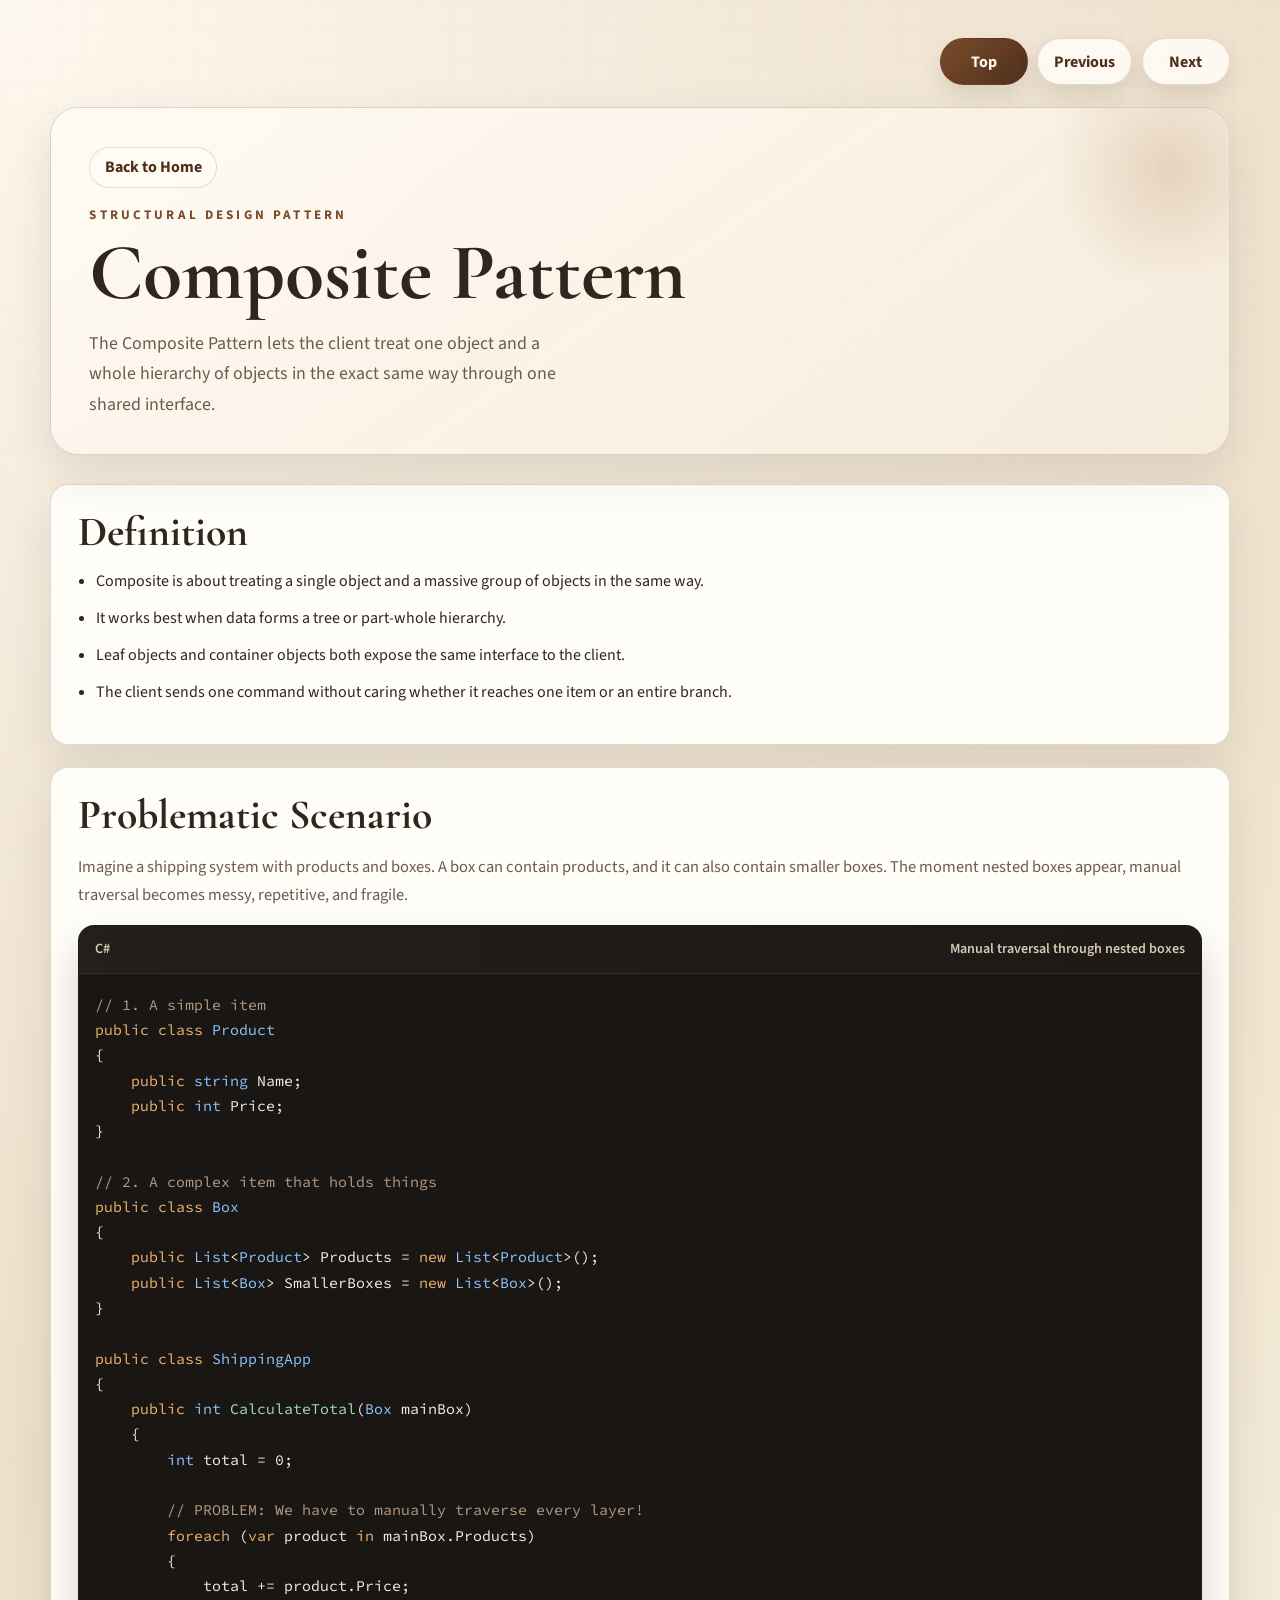
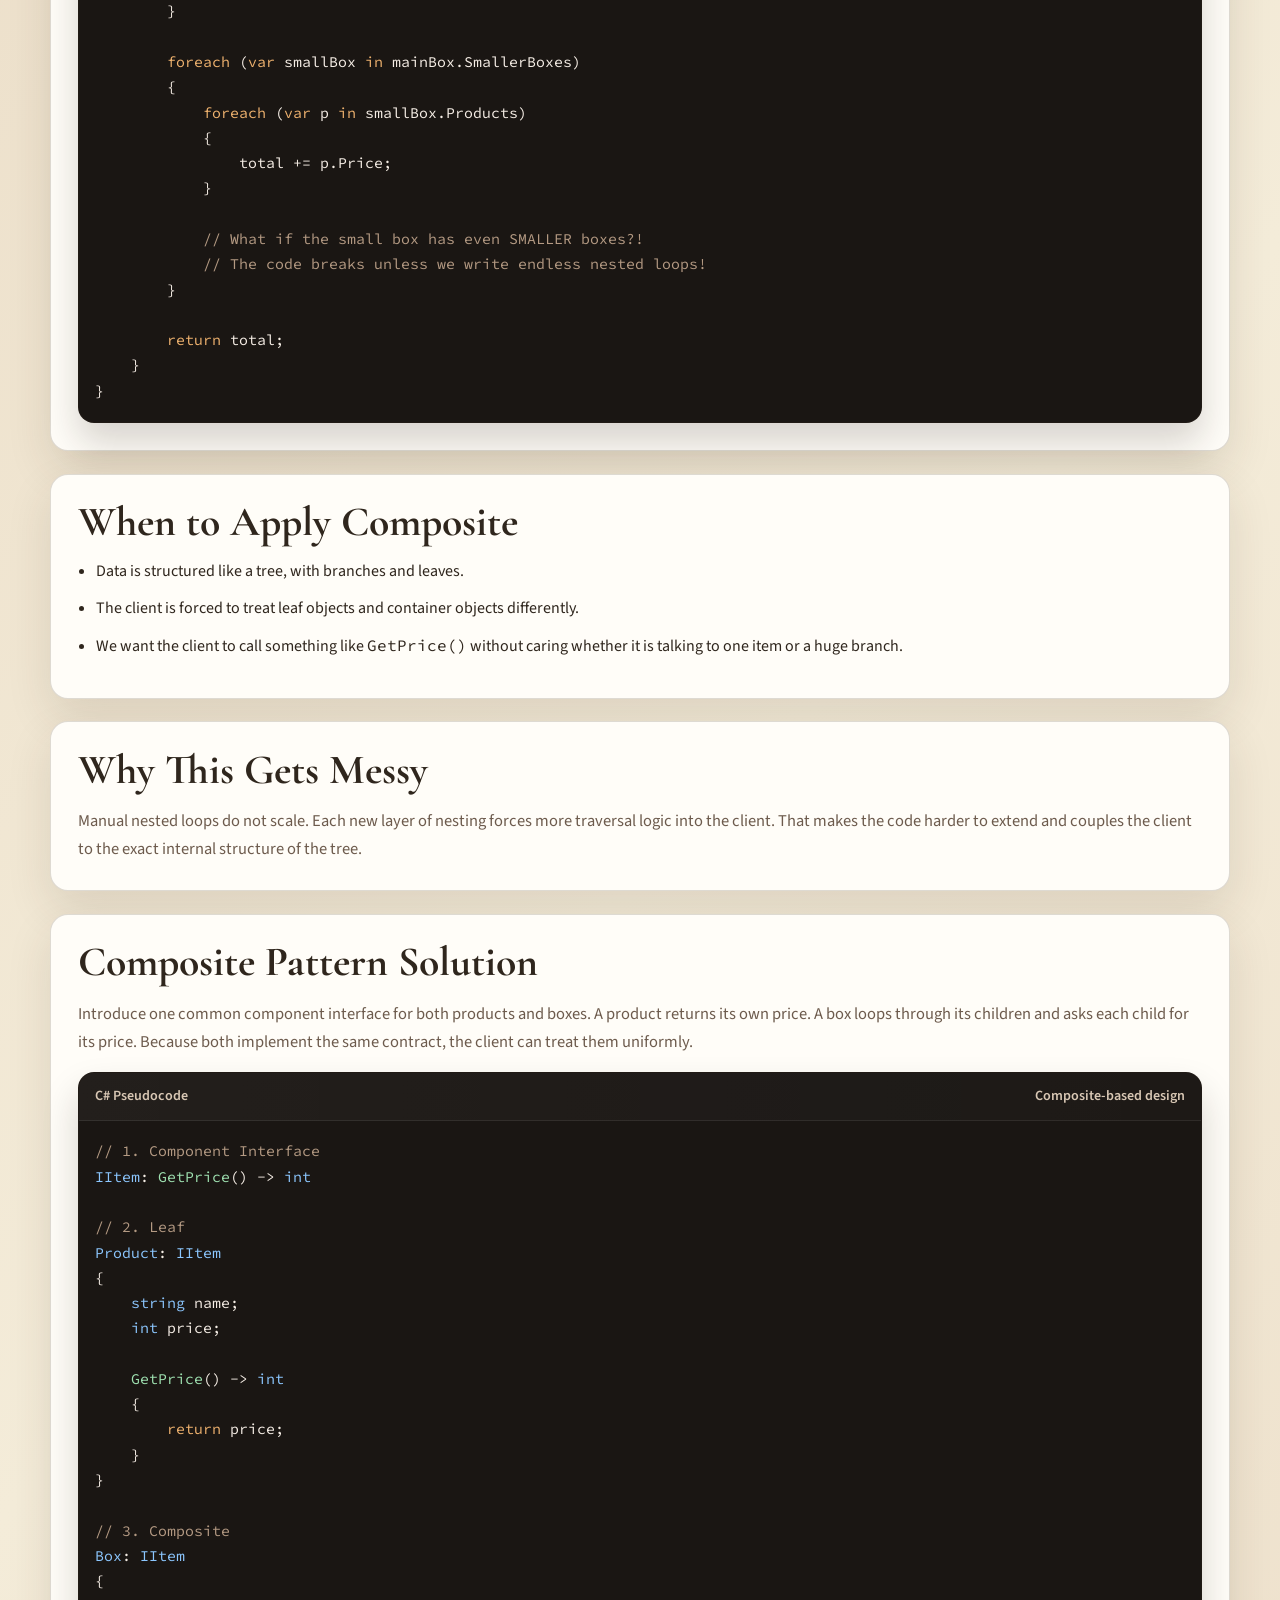
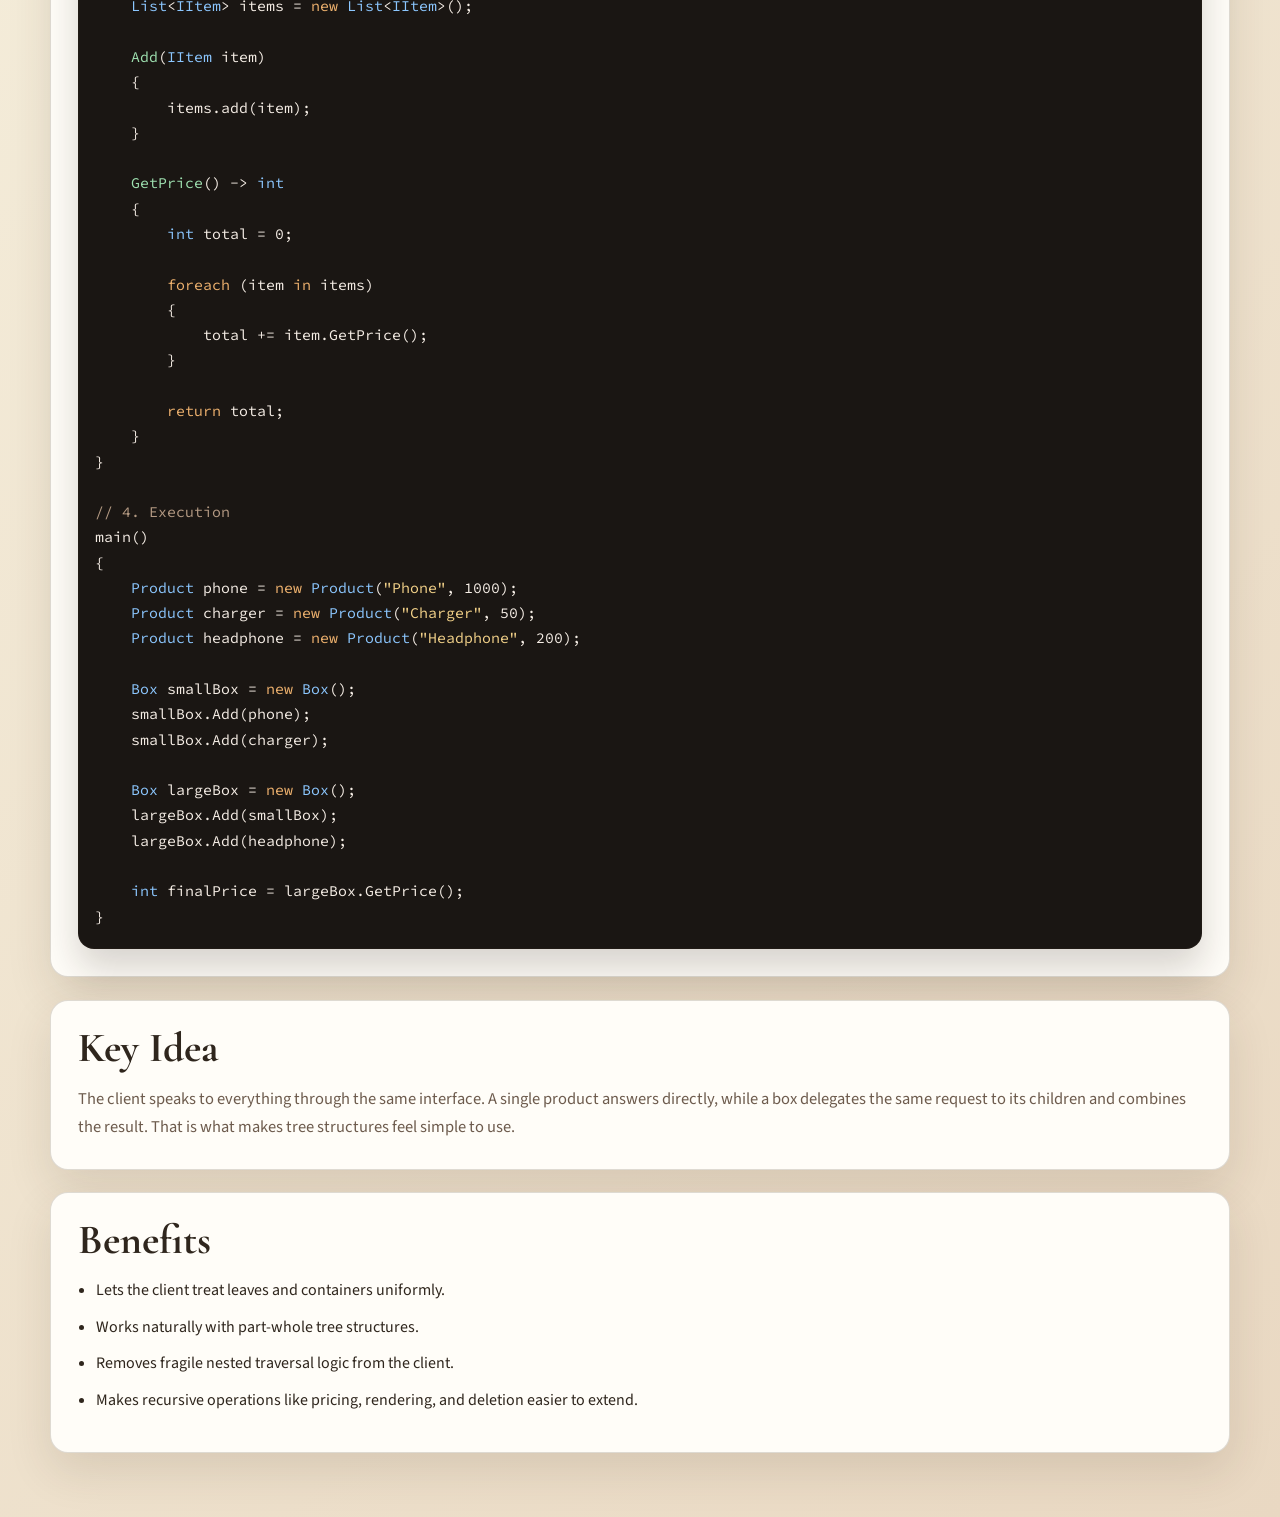
<file: composite-pattern.html>
<!DOCTYPE html>
<html lang="en">
<head>
  <meta charset="UTF-8">
  <meta name="viewport" content="width=device-width, initial-scale=1.0">
  <title>Composite Pattern | Design Patterns Notes</title>
  <link rel="preconnect" href="https://fonts.googleapis.com">
  <link rel="preconnect" href="https://fonts.gstatic.com" crossorigin>
  <link href="https://fonts.googleapis.com/css2?family=Cormorant+Garamond:wght@500;600;700&family=Source+Code+Pro:wght@400;500&family=Source+Sans+3:wght@400;500;600;700&display=swap" rel="stylesheet">
  <link rel="stylesheet" href="styles.css">
</head>
<body id="top" data-prev="adapter-pattern.html" data-next="decorator-pattern.html">
  <div class="page-shell">
    <nav class="note-nav" aria-label="Pattern navigation"></nav>
    <header class="subpage-header">
      <a class="back-link" href="index.html">Back to Home</a>
      <p class="eyebrow">Structural Design Pattern</p>
      <h1>Composite Pattern</h1>
      <p class="hero-text narrow">
        The Composite Pattern lets the client treat one object and a whole hierarchy of objects in
        the exact same way through one shared interface.
      </p>
    </header>

    <main class="article-layout">
      <section class="content-card">
        <h2>Definition</h2>
        <ul class="note-list">
          <li>Composite is about treating a single object and a massive group of objects in the same way.</li>
          <li>It works best when data forms a tree or part-whole hierarchy.</li>
          <li>Leaf objects and container objects both expose the same interface to the client.</li>
          <li>The client sends one command without caring whether it reaches one item or an entire branch.</li>
        </ul>
      </section>

      <section class="content-card">
        <h2>Problematic Scenario</h2>
        <p class="section-intro">
          Imagine a shipping system with products and boxes. A box can contain products, and it can
          also contain smaller boxes. The moment nested boxes appear, manual traversal becomes messy,
          repetitive, and fragile.
        </p>
        <div class="code-block">
          <div class="code-header">
            <span>C#</span>
            <span>Manual traversal through nested boxes</span>
          </div>
          <pre><code><span class="code-comment">// 1. A simple item</span>
<span class="code-keyword">public class</span> <span class="code-type">Product</span>
{
    <span class="code-keyword">public</span> <span class="code-type">string</span> Name;
    <span class="code-keyword">public</span> <span class="code-type">int</span> Price;
}

<span class="code-comment">// 2. A complex item that holds things</span>
<span class="code-keyword">public class</span> <span class="code-type">Box</span>
{
    <span class="code-keyword">public</span> <span class="code-type">List</span>&lt;<span class="code-type">Product</span>&gt; Products = <span class="code-keyword">new</span> <span class="code-type">List</span>&lt;<span class="code-type">Product</span>&gt;();
    <span class="code-keyword">public</span> <span class="code-type">List</span>&lt;<span class="code-type">Box</span>&gt; SmallerBoxes = <span class="code-keyword">new</span> <span class="code-type">List</span>&lt;<span class="code-type">Box</span>&gt;();
}

<span class="code-keyword">public class</span> <span class="code-type">ShippingApp</span>
{
    <span class="code-keyword">public</span> <span class="code-type">int</span> <span class="code-method">CalculateTotal</span>(<span class="code-type">Box</span> mainBox)
    {
        <span class="code-type">int</span> total = 0;

        <span class="code-comment">// PROBLEM: We have to manually traverse every layer!</span>
        <span class="code-keyword">foreach</span> (<span class="code-keyword">var</span> product <span class="code-keyword">in</span> mainBox.Products)
        {
            total += product.Price;
        }

        <span class="code-keyword">foreach</span> (<span class="code-keyword">var</span> smallBox <span class="code-keyword">in</span> mainBox.SmallerBoxes)
        {
            <span class="code-keyword">foreach</span> (<span class="code-keyword">var</span> p <span class="code-keyword">in</span> smallBox.Products)
            {
                total += p.Price;
            }

            <span class="code-comment">// What if the small box has even SMALLER boxes?!</span>
            <span class="code-comment">// The code breaks unless we write endless nested loops!</span>
        }

        <span class="code-keyword">return</span> total;
    }
}</code></pre>
        </div>
      </section>

      <section class="content-card">
        <h2>When to Apply Composite</h2>
        <ul class="note-list">
          <li>Data is structured like a tree, with branches and leaves.</li>
          <li>The client is forced to treat leaf objects and container objects differently.</li>
          <li>We want the client to call something like <code>GetPrice()</code> without caring whether it is talking to one item or a huge branch.</li>
        </ul>
      </section>

      <section class="content-card">
        <h2>Why This Gets Messy</h2>
        <p>
          Manual nested loops do not scale. Each new layer of nesting forces more traversal logic
          into the client. That makes the code harder to extend and couples the client to the exact
          internal structure of the tree.
        </p>
      </section>

      <section class="content-card">
        <h2>Composite Pattern Solution</h2>
        <p>
          Introduce one common component interface for both products and boxes. A product returns
          its own price. A box loops through its children and asks each child for its price. Because
          both implement the same contract, the client can treat them uniformly.
        </p>
        <div class="code-block">
          <div class="code-header">
            <span>C# Pseudocode</span>
            <span>Composite-based design</span>
          </div>
          <pre><code><span class="code-comment">// 1. Component Interface</span>
<span class="code-type">IItem</span>: <span class="code-method">GetPrice</span>() -&gt; <span class="code-type">int</span>

<span class="code-comment">// 2. Leaf</span>
<span class="code-type">Product</span>: <span class="code-type">IItem</span>
{
    <span class="code-type">string</span> name;
    <span class="code-type">int</span> price;

    <span class="code-method">GetPrice</span>() -&gt; <span class="code-type">int</span>
    {
        <span class="code-keyword">return</span> price;
    }
}

<span class="code-comment">// 3. Composite</span>
<span class="code-type">Box</span>: <span class="code-type">IItem</span>
{
    <span class="code-type">List</span>&lt;<span class="code-type">IItem</span>&gt; items = <span class="code-keyword">new</span> <span class="code-type">List</span>&lt;<span class="code-type">IItem</span>&gt;();

    <span class="code-method">Add</span>(<span class="code-type">IItem</span> item)
    {
        items.add(item);
    }

    <span class="code-method">GetPrice</span>() -&gt; <span class="code-type">int</span>
    {
        <span class="code-type">int</span> total = 0;

        <span class="code-keyword">foreach</span> (item <span class="code-keyword">in</span> items)
        {
            total += item.GetPrice();
        }

        <span class="code-keyword">return</span> total;
    }
}

<span class="code-comment">// 4. Execution</span>
main()
{
    <span class="code-type">Product</span> phone = <span class="code-keyword">new</span> <span class="code-type">Product</span>(<span class="code-string">"Phone"</span>, 1000);
    <span class="code-type">Product</span> charger = <span class="code-keyword">new</span> <span class="code-type">Product</span>(<span class="code-string">"Charger"</span>, 50);
    <span class="code-type">Product</span> headphone = <span class="code-keyword">new</span> <span class="code-type">Product</span>(<span class="code-string">"Headphone"</span>, 200);

    <span class="code-type">Box</span> smallBox = <span class="code-keyword">new</span> <span class="code-type">Box</span>();
    smallBox.Add(phone);
    smallBox.Add(charger);

    <span class="code-type">Box</span> largeBox = <span class="code-keyword">new</span> <span class="code-type">Box</span>();
    largeBox.Add(smallBox);
    largeBox.Add(headphone);

    <span class="code-type">int</span> finalPrice = largeBox.GetPrice();
}</code></pre>
        </div>
      </section>

      <section class="content-card">
        <h2>Key Idea</h2>
        <p>
          The client speaks to everything through the same interface. A single product answers
          directly, while a box delegates the same request to its children and combines the result.
          That is what makes tree structures feel simple to use.
        </p>
      </section>

      <section class="content-card">
        <h2>Benefits</h2>
        <ul class="note-list">
          <li>Lets the client treat leaves and containers uniformly.</li>
          <li>Works naturally with part-whole tree structures.</li>
          <li>Removes fragile nested traversal logic from the client.</li>
          <li>Makes recursive operations like pricing, rendering, and deletion easier to extend.</li>
        </ul>
      </section>
    </main>
  </div>
  <script type="module" src="note-nav.js"></script>
</body>
</html>
</file>
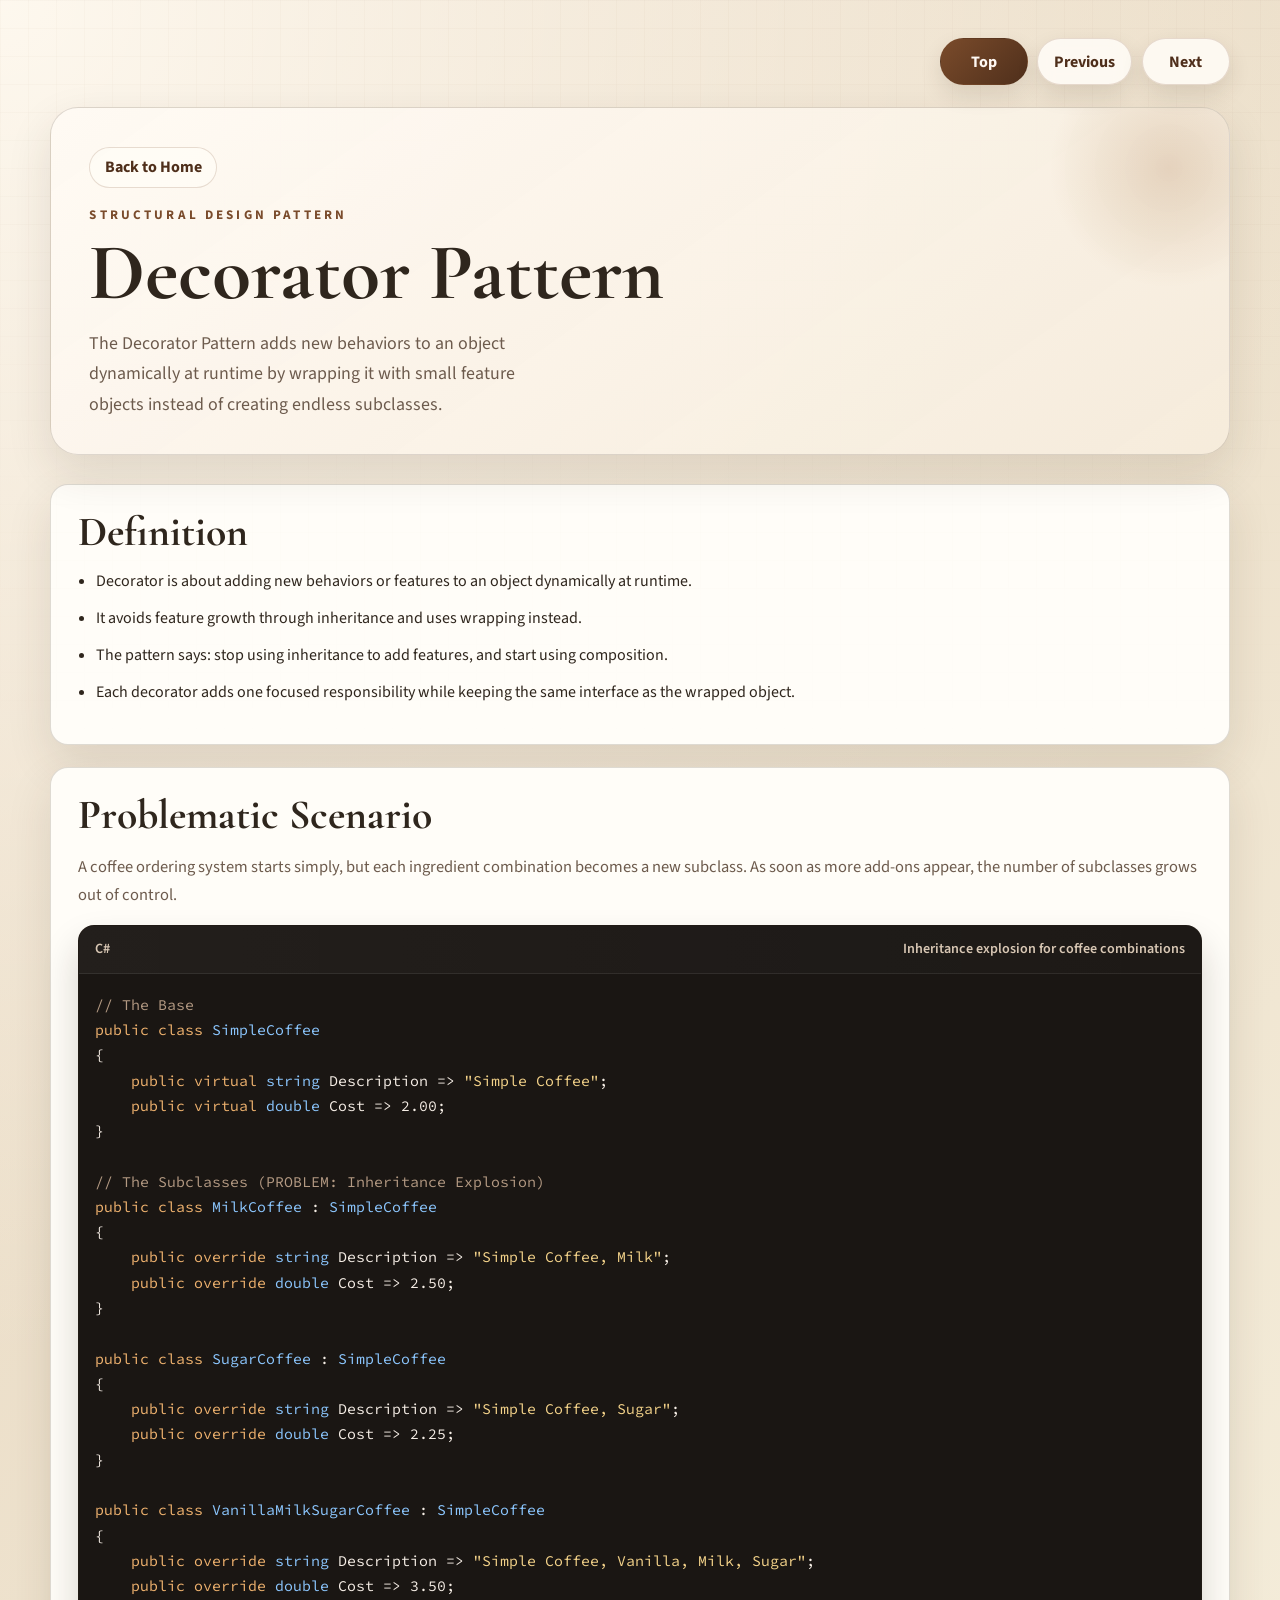
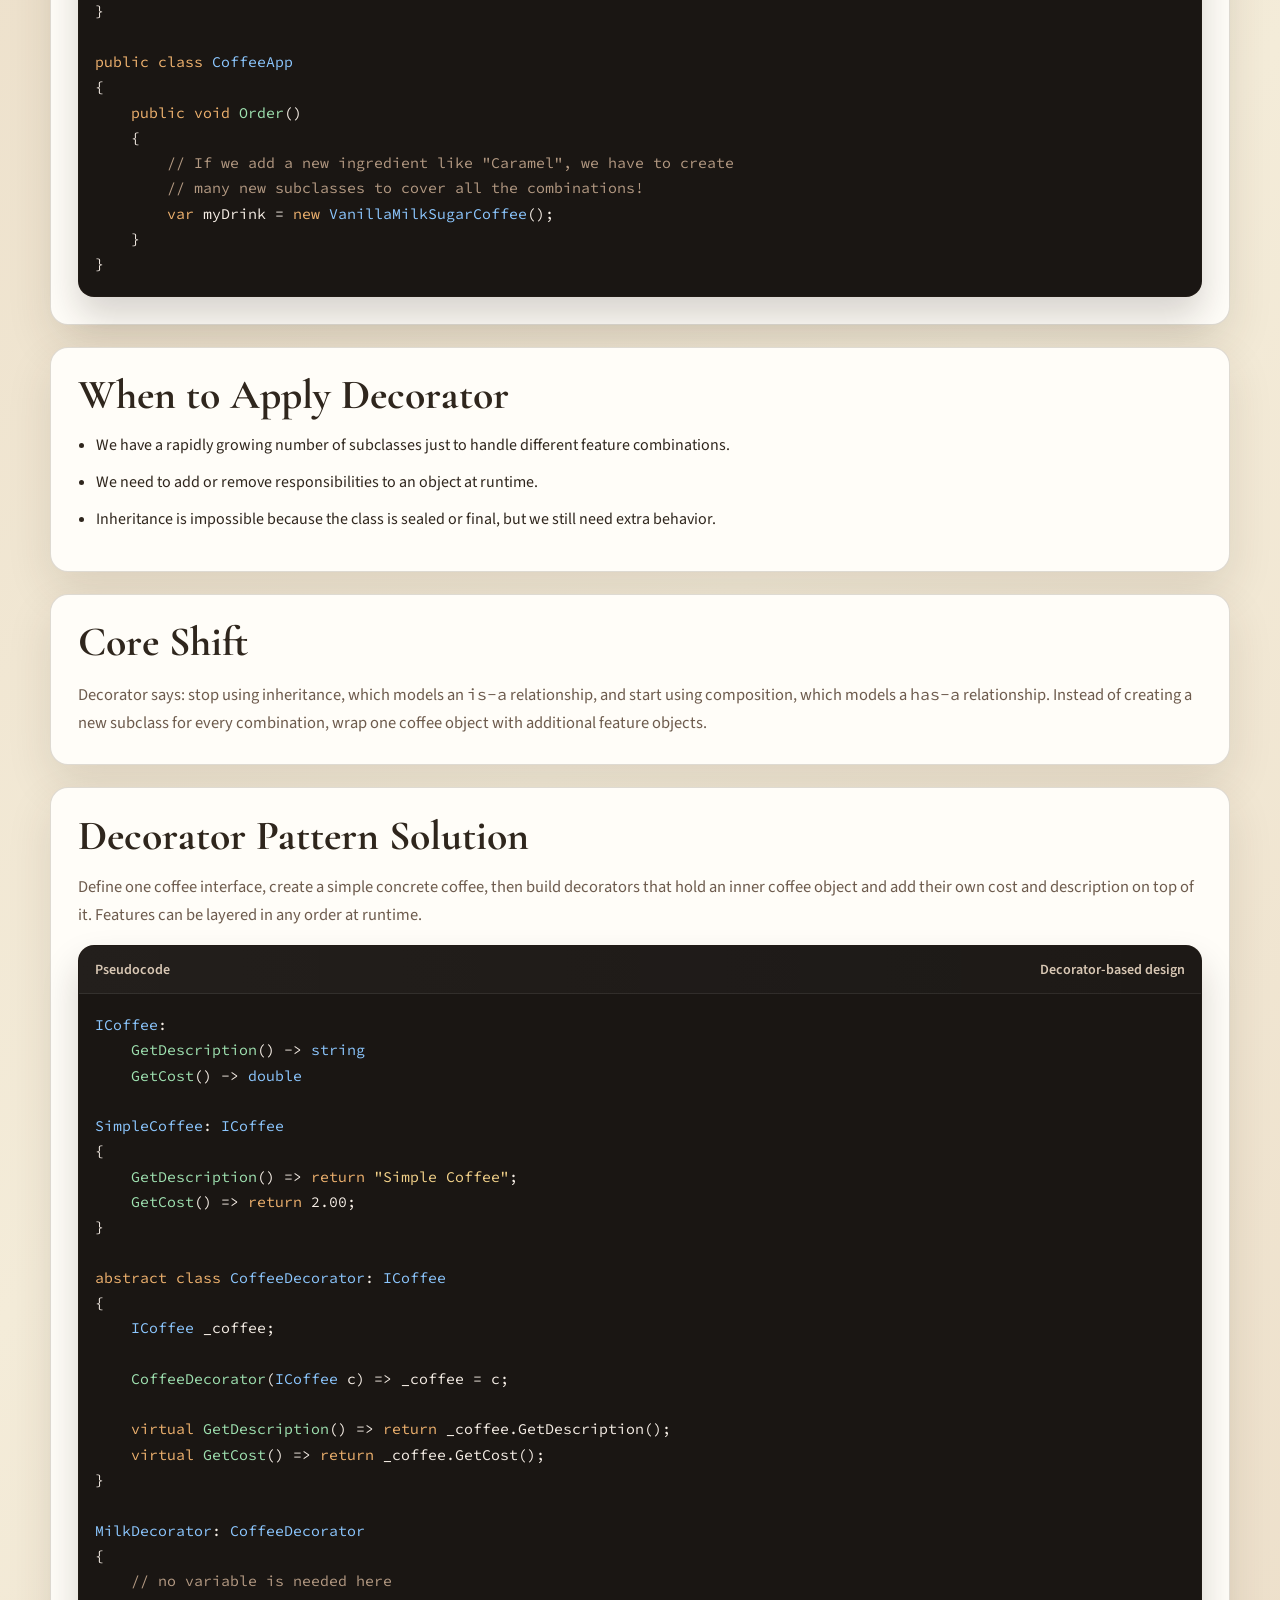
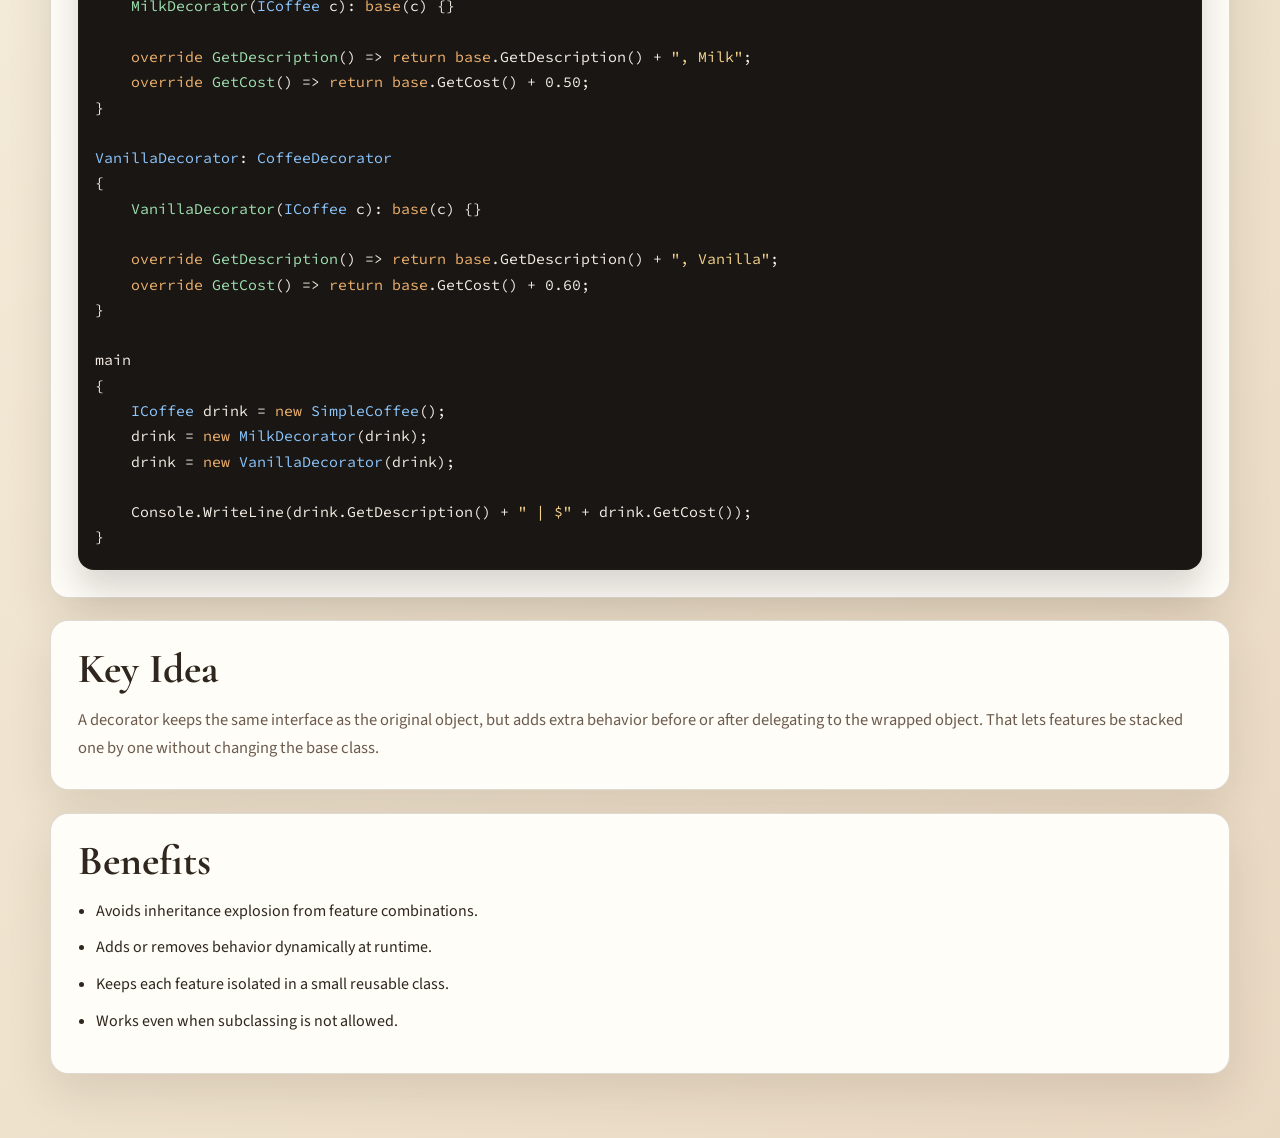
<file: decorator-pattern.html>
<!DOCTYPE html>
<html lang="en">
<head>
  <meta charset="UTF-8">
  <meta name="viewport" content="width=device-width, initial-scale=1.0">
  <title>Decorator Pattern | Design Patterns Notes</title>
  <link rel="preconnect" href="https://fonts.googleapis.com">
  <link rel="preconnect" href="https://fonts.gstatic.com" crossorigin>
  <link href="https://fonts.googleapis.com/css2?family=Cormorant+Garamond:wght@500;600;700&family=Source+Code+Pro:wght@400;500&family=Source+Sans+3:wght@400;500;600;700&display=swap" rel="stylesheet">
  <link rel="stylesheet" href="styles.css">
</head>
<body id="top" data-prev="composite-pattern.html" data-next="facade-pattern.html">
  <div class="page-shell">
    <nav class="note-nav" aria-label="Pattern navigation"></nav>
    <header class="subpage-header">
      <a class="back-link" href="index.html">Back to Home</a>
      <p class="eyebrow">Structural Design Pattern</p>
      <h1>Decorator Pattern</h1>
      <p class="hero-text narrow">
        The Decorator Pattern adds new behaviors to an object dynamically at runtime by wrapping it
        with small feature objects instead of creating endless subclasses.
      </p>
    </header>

    <main class="article-layout">
      <section class="content-card">
        <h2>Definition</h2>
        <ul class="note-list">
          <li>Decorator is about adding new behaviors or features to an object dynamically at runtime.</li>
          <li>It avoids feature growth through inheritance and uses wrapping instead.</li>
          <li>The pattern says: stop using inheritance to add features, and start using composition.</li>
          <li>Each decorator adds one focused responsibility while keeping the same interface as the wrapped object.</li>
        </ul>
      </section>

      <section class="content-card">
        <h2>Problematic Scenario</h2>
        <p class="section-intro">
          A coffee ordering system starts simply, but each ingredient combination becomes a new
          subclass. As soon as more add-ons appear, the number of subclasses grows out of control.
        </p>
        <div class="code-block">
          <div class="code-header">
            <span>C#</span>
            <span>Inheritance explosion for coffee combinations</span>
          </div>
          <pre><code><span class="code-comment">// The Base</span>
<span class="code-keyword">public class</span> <span class="code-type">SimpleCoffee</span>
{
    <span class="code-keyword">public virtual</span> <span class="code-type">string</span> Description =&gt; <span class="code-string">"Simple Coffee"</span>;
    <span class="code-keyword">public virtual</span> <span class="code-type">double</span> Cost =&gt; 2.00;
}

<span class="code-comment">// The Subclasses (PROBLEM: Inheritance Explosion)</span>
<span class="code-keyword">public class</span> <span class="code-type">MilkCoffee</span> : <span class="code-type">SimpleCoffee</span>
{
    <span class="code-keyword">public override</span> <span class="code-type">string</span> Description =&gt; <span class="code-string">"Simple Coffee, Milk"</span>;
    <span class="code-keyword">public override</span> <span class="code-type">double</span> Cost =&gt; 2.50;
}

<span class="code-keyword">public class</span> <span class="code-type">SugarCoffee</span> : <span class="code-type">SimpleCoffee</span>
{
    <span class="code-keyword">public override</span> <span class="code-type">string</span> Description =&gt; <span class="code-string">"Simple Coffee, Sugar"</span>;
    <span class="code-keyword">public override</span> <span class="code-type">double</span> Cost =&gt; 2.25;
}

<span class="code-keyword">public class</span> <span class="code-type">VanillaMilkSugarCoffee</span> : <span class="code-type">SimpleCoffee</span>
{
    <span class="code-keyword">public override</span> <span class="code-type">string</span> Description =&gt; <span class="code-string">"Simple Coffee, Vanilla, Milk, Sugar"</span>;
    <span class="code-keyword">public override</span> <span class="code-type">double</span> Cost =&gt; 3.50;
}

<span class="code-keyword">public class</span> <span class="code-type">CoffeeApp</span>
{
    <span class="code-keyword">public void</span> <span class="code-method">Order</span>()
    {
        <span class="code-comment">// If we add a new ingredient like "Caramel", we have to create</span>
        <span class="code-comment">// many new subclasses to cover all the combinations!</span>
        <span class="code-keyword">var</span> myDrink = <span class="code-keyword">new</span> <span class="code-type">VanillaMilkSugarCoffee</span>();
    }
}</code></pre>
        </div>
      </section>

      <section class="content-card">
        <h2>When to Apply Decorator</h2>
        <ul class="note-list">
          <li>We have a rapidly growing number of subclasses just to handle different feature combinations.</li>
          <li>We need to add or remove responsibilities to an object at runtime.</li>
          <li>Inheritance is impossible because the class is sealed or final, but we still need extra behavior.</li>
        </ul>
      </section>

      <section class="content-card">
        <h2>Core Shift</h2>
        <p>
          Decorator says: stop using inheritance, which models an <code>is-a</code> relationship,
          and start using composition, which models a <code>has-a</code> relationship. Instead of
          creating a new subclass for every combination, wrap one coffee object with additional
          feature objects.
        </p>
      </section>

      <section class="content-card">
        <h2>Decorator Pattern Solution</h2>
        <p>
          Define one coffee interface, create a simple concrete coffee, then build decorators that
          hold an inner coffee object and add their own cost and description on top of it. Features
          can be layered in any order at runtime.
        </p>
        <div class="code-block">
          <div class="code-header">
            <span>Pseudocode</span>
            <span>Decorator-based design</span>
          </div>
          <pre><code><span class="code-type">ICoffee</span>:
    <span class="code-method">GetDescription</span>() -&gt; <span class="code-type">string</span>
    <span class="code-method">GetCost</span>() -&gt; <span class="code-type">double</span>

<span class="code-type">SimpleCoffee</span>: <span class="code-type">ICoffee</span>
{
    <span class="code-method">GetDescription</span>() =&gt; <span class="code-keyword">return</span> <span class="code-string">"Simple Coffee"</span>;
    <span class="code-method">GetCost</span>() =&gt; <span class="code-keyword">return</span> 2.00;
}

<span class="code-keyword">abstract class</span> <span class="code-type">CoffeeDecorator</span>: <span class="code-type">ICoffee</span>
{
    <span class="code-type">ICoffee</span> _coffee;

    <span class="code-method">CoffeeDecorator</span>(<span class="code-type">ICoffee</span> c) =&gt; _coffee = c;

    <span class="code-keyword">virtual</span> <span class="code-method">GetDescription</span>() =&gt; <span class="code-keyword">return</span> _coffee.GetDescription();
    <span class="code-keyword">virtual</span> <span class="code-method">GetCost</span>() =&gt; <span class="code-keyword">return</span> _coffee.GetCost();
}

<span class="code-type">MilkDecorator</span>: <span class="code-type">CoffeeDecorator</span>
{
    <span class="code-comment">// no variable is needed here</span>
    <span class="code-method">MilkDecorator</span>(<span class="code-type">ICoffee</span> c): <span class="code-keyword">base</span>(c) {}

    <span class="code-keyword">override</span> <span class="code-method">GetDescription</span>() =&gt; <span class="code-keyword">return</span> <span class="code-keyword">base</span>.GetDescription() + <span class="code-string">", Milk"</span>;
    <span class="code-keyword">override</span> <span class="code-method">GetCost</span>() =&gt; <span class="code-keyword">return</span> <span class="code-keyword">base</span>.GetCost() + 0.50;
}

<span class="code-type">VanillaDecorator</span>: <span class="code-type">CoffeeDecorator</span>
{
    <span class="code-method">VanillaDecorator</span>(<span class="code-type">ICoffee</span> c): <span class="code-keyword">base</span>(c) {}

    <span class="code-keyword">override</span> <span class="code-method">GetDescription</span>() =&gt; <span class="code-keyword">return</span> <span class="code-keyword">base</span>.GetDescription() + <span class="code-string">", Vanilla"</span>;
    <span class="code-keyword">override</span> <span class="code-method">GetCost</span>() =&gt; <span class="code-keyword">return</span> <span class="code-keyword">base</span>.GetCost() + 0.60;
}

main
{
    <span class="code-type">ICoffee</span> drink = <span class="code-keyword">new</span> <span class="code-type">SimpleCoffee</span>();
    drink = <span class="code-keyword">new</span> <span class="code-type">MilkDecorator</span>(drink);
    drink = <span class="code-keyword">new</span> <span class="code-type">VanillaDecorator</span>(drink);

    Console.WriteLine(drink.GetDescription() + <span class="code-string">" | $"</span> + drink.GetCost());
}</code></pre>
        </div>
      </section>

      <section class="content-card">
        <h2>Key Idea</h2>
        <p>
          A decorator keeps the same interface as the original object, but adds extra behavior
          before or after delegating to the wrapped object. That lets features be stacked one by one
          without changing the base class.
        </p>
      </section>

      <section class="content-card">
        <h2>Benefits</h2>
        <ul class="note-list">
          <li>Avoids inheritance explosion from feature combinations.</li>
          <li>Adds or removes behavior dynamically at runtime.</li>
          <li>Keeps each feature isolated in a small reusable class.</li>
          <li>Works even when subclassing is not allowed.</li>
        </ul>
      </section>
    </main>
  </div>
  <script type="module" src="note-nav.js"></script>
</body>
</html>
</file>
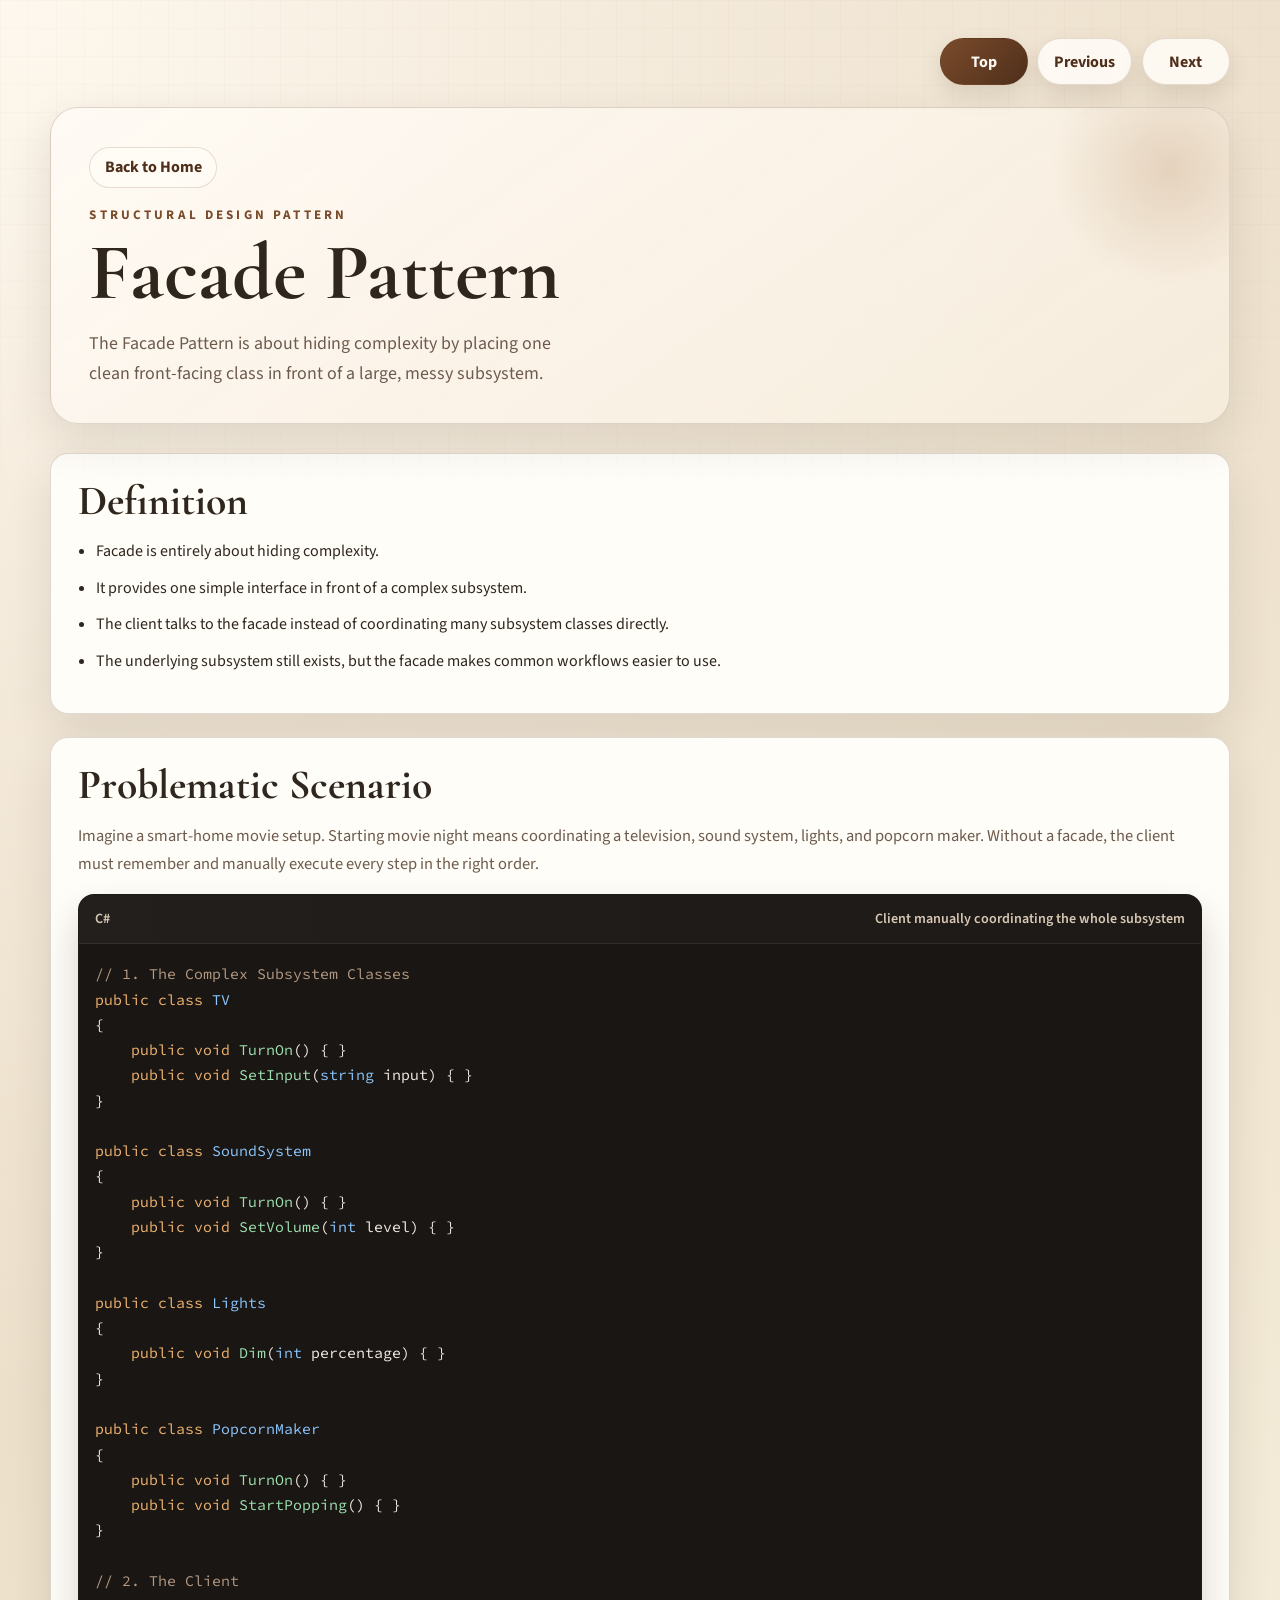
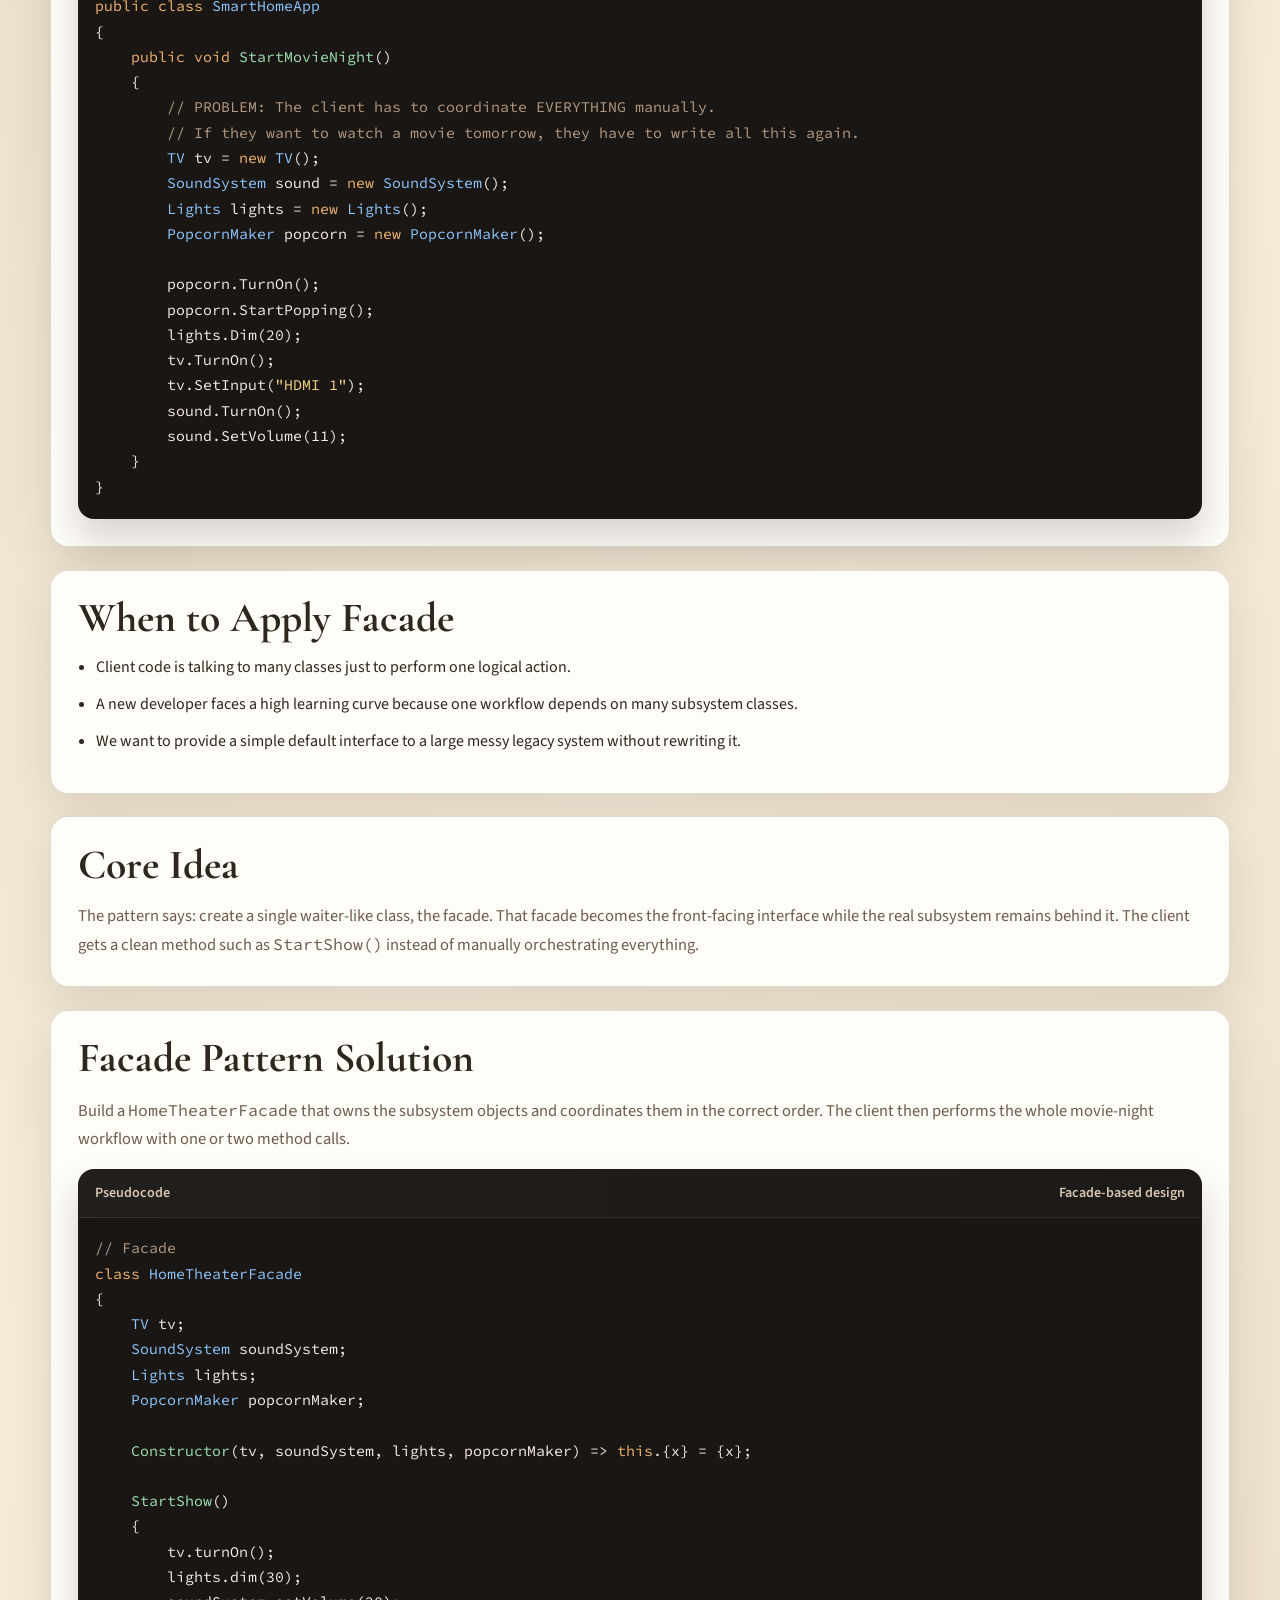
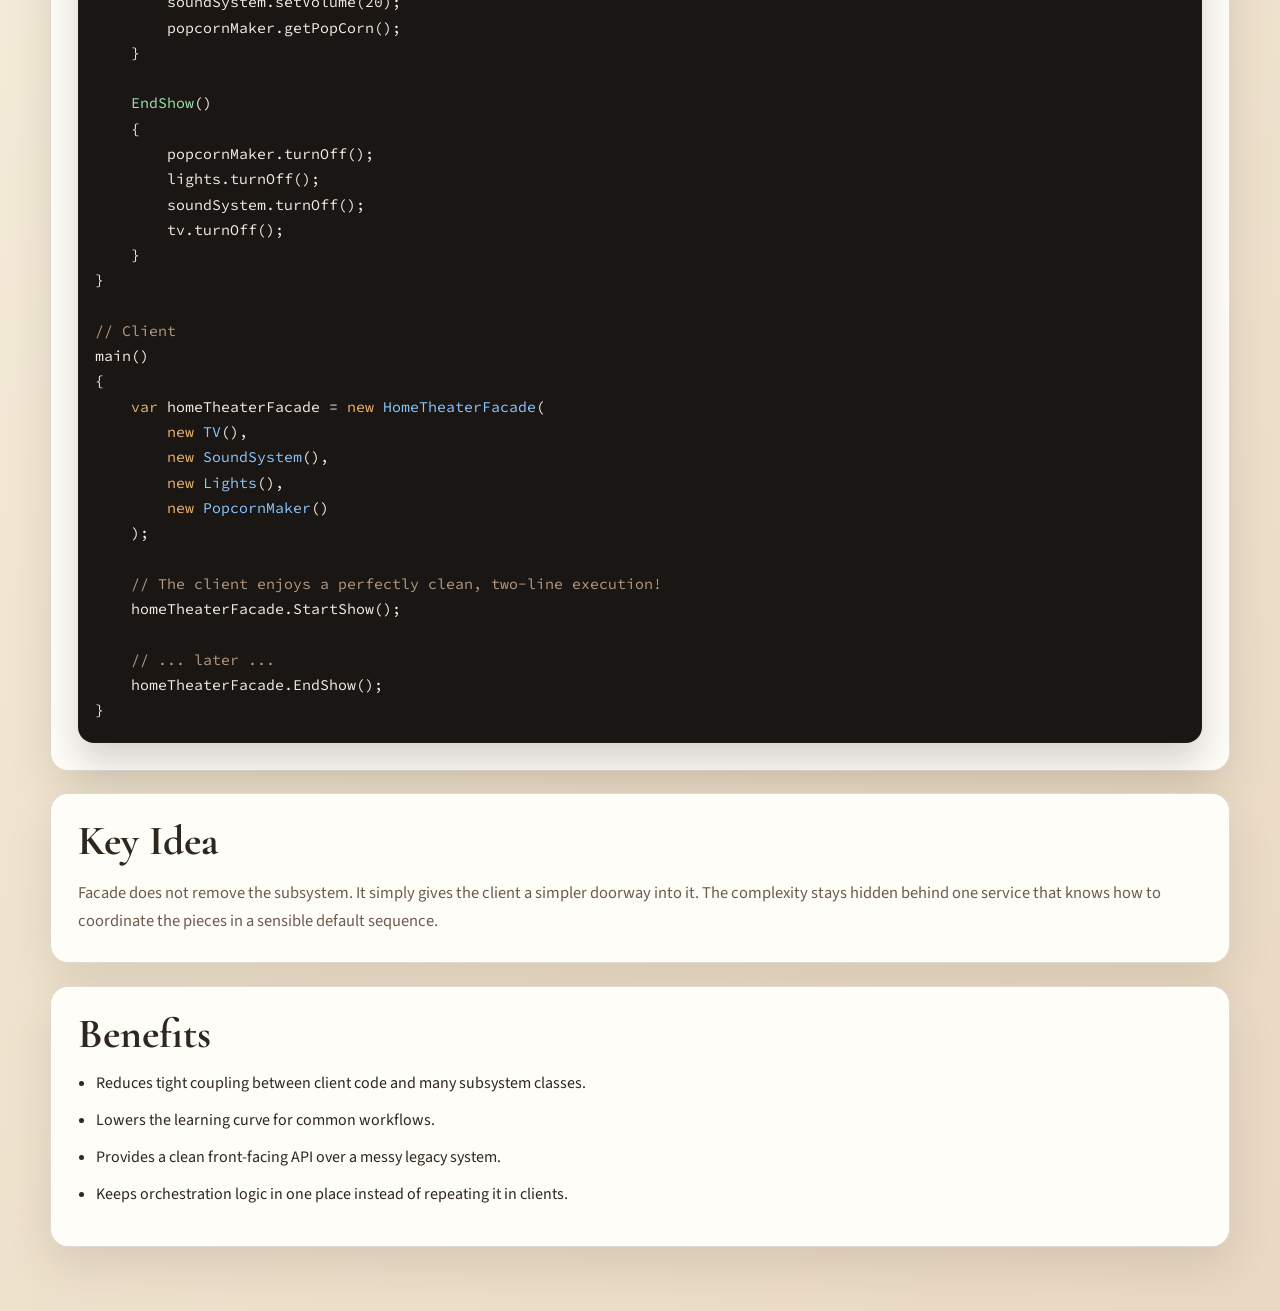
<file: facade-pattern.html>
<!DOCTYPE html>
<html lang="en">
<head>
  <meta charset="UTF-8">
  <meta name="viewport" content="width=device-width, initial-scale=1.0">
  <title>Facade Pattern | Design Patterns Notes</title>
  <link rel="preconnect" href="https://fonts.googleapis.com">
  <link rel="preconnect" href="https://fonts.gstatic.com" crossorigin>
  <link href="https://fonts.googleapis.com/css2?family=Cormorant+Garamond:wght@500;600;700&family=Source+Code+Pro:wght@400;500&family=Source+Sans+3:wght@400;500;600;700&display=swap" rel="stylesheet">
  <link rel="stylesheet" href="styles.css">
</head>
<body id="top" data-prev="decorator-pattern.html" data-next="proxy-pattern.html">
  <div class="page-shell">
    <nav class="note-nav" aria-label="Pattern navigation"></nav>
    <header class="subpage-header">
      <a class="back-link" href="index.html">Back to Home</a>
      <p class="eyebrow">Structural Design Pattern</p>
      <h1>Facade Pattern</h1>
      <p class="hero-text narrow">
        The Facade Pattern is about hiding complexity by placing one clean front-facing class in
        front of a large, messy subsystem.
      </p>
    </header>

    <main class="article-layout">
      <section class="content-card">
        <h2>Definition</h2>
        <ul class="note-list">
          <li>Facade is entirely about hiding complexity.</li>
          <li>It provides one simple interface in front of a complex subsystem.</li>
          <li>The client talks to the facade instead of coordinating many subsystem classes directly.</li>
          <li>The underlying subsystem still exists, but the facade makes common workflows easier to use.</li>
        </ul>
      </section>

      <section class="content-card">
        <h2>Problematic Scenario</h2>
        <p class="section-intro">
          Imagine a smart-home movie setup. Starting movie night means coordinating a television,
          sound system, lights, and popcorn maker. Without a facade, the client must remember and
          manually execute every step in the right order.
        </p>
        <div class="code-block">
          <div class="code-header">
            <span>C#</span>
            <span>Client manually coordinating the whole subsystem</span>
          </div>
          <pre><code><span class="code-comment">// 1. The Complex Subsystem Classes</span>
<span class="code-keyword">public class</span> <span class="code-type">TV</span>
{
    <span class="code-keyword">public void</span> <span class="code-method">TurnOn</span>() { }
    <span class="code-keyword">public void</span> <span class="code-method">SetInput</span>(<span class="code-type">string</span> input) { }
}

<span class="code-keyword">public class</span> <span class="code-type">SoundSystem</span>
{
    <span class="code-keyword">public void</span> <span class="code-method">TurnOn</span>() { }
    <span class="code-keyword">public void</span> <span class="code-method">SetVolume</span>(<span class="code-type">int</span> level) { }
}

<span class="code-keyword">public class</span> <span class="code-type">Lights</span>
{
    <span class="code-keyword">public void</span> <span class="code-method">Dim</span>(<span class="code-type">int</span> percentage) { }
}

<span class="code-keyword">public class</span> <span class="code-type">PopcornMaker</span>
{
    <span class="code-keyword">public void</span> <span class="code-method">TurnOn</span>() { }
    <span class="code-keyword">public void</span> <span class="code-method">StartPopping</span>() { }
}

<span class="code-comment">// 2. The Client</span>
<span class="code-keyword">public class</span> <span class="code-type">SmartHomeApp</span>
{
    <span class="code-keyword">public void</span> <span class="code-method">StartMovieNight</span>()
    {
        <span class="code-comment">// PROBLEM: The client has to coordinate EVERYTHING manually.</span>
        <span class="code-comment">// If they want to watch a movie tomorrow, they have to write all this again.</span>
        <span class="code-type">TV</span> tv = <span class="code-keyword">new</span> <span class="code-type">TV</span>();
        <span class="code-type">SoundSystem</span> sound = <span class="code-keyword">new</span> <span class="code-type">SoundSystem</span>();
        <span class="code-type">Lights</span> lights = <span class="code-keyword">new</span> <span class="code-type">Lights</span>();
        <span class="code-type">PopcornMaker</span> popcorn = <span class="code-keyword">new</span> <span class="code-type">PopcornMaker</span>();

        popcorn.TurnOn();
        popcorn.StartPopping();
        lights.Dim(20);
        tv.TurnOn();
        tv.SetInput(<span class="code-string">"HDMI 1"</span>);
        sound.TurnOn();
        sound.SetVolume(11);
    }
}</code></pre>
        </div>
      </section>

      <section class="content-card">
        <h2>When to Apply Facade</h2>
        <ul class="note-list">
          <li>Client code is talking to many classes just to perform one logical action.</li>
          <li>A new developer faces a high learning curve because one workflow depends on many subsystem classes.</li>
          <li>We want to provide a simple default interface to a large messy legacy system without rewriting it.</li>
        </ul>
      </section>

      <section class="content-card">
        <h2>Core Idea</h2>
        <p>
          The pattern says: create a single waiter-like class, the facade. That facade becomes the
          front-facing interface while the real subsystem remains behind it. The client gets a clean
          method such as <code>StartShow()</code> instead of manually orchestrating everything.
        </p>
      </section>

      <section class="content-card">
        <h2>Facade Pattern Solution</h2>
        <p>
          Build a <code>HomeTheaterFacade</code> that owns the subsystem objects and coordinates them
          in the correct order. The client then performs the whole movie-night workflow with one or
          two method calls.
        </p>
        <div class="code-block">
          <div class="code-header">
            <span>Pseudocode</span>
            <span>Facade-based design</span>
          </div>
          <pre><code><span class="code-comment">// Facade</span>
<span class="code-keyword">class</span> <span class="code-type">HomeTheaterFacade</span>
{
    <span class="code-type">TV</span> tv;
    <span class="code-type">SoundSystem</span> soundSystem;
    <span class="code-type">Lights</span> lights;
    <span class="code-type">PopcornMaker</span> popcornMaker;

    <span class="code-method">Constructor</span>(tv, soundSystem, lights, popcornMaker) =&gt; <span class="code-keyword">this</span>.{x} = {x};

    <span class="code-method">StartShow</span>()
    {
        tv.turnOn();
        lights.dim(30);
        soundSystem.setVolume(20);
        popcornMaker.getPopCorn();
    }

    <span class="code-method">EndShow</span>()
    {
        popcornMaker.turnOff();
        lights.turnOff();
        soundSystem.turnOff();
        tv.turnOff();
    }
}

<span class="code-comment">// Client</span>
main()
{
    <span class="code-keyword">var</span> homeTheaterFacade = <span class="code-keyword">new</span> <span class="code-type">HomeTheaterFacade</span>(
        <span class="code-keyword">new</span> <span class="code-type">TV</span>(),
        <span class="code-keyword">new</span> <span class="code-type">SoundSystem</span>(),
        <span class="code-keyword">new</span> <span class="code-type">Lights</span>(),
        <span class="code-keyword">new</span> <span class="code-type">PopcornMaker</span>()
    );

    <span class="code-comment">// The client enjoys a perfectly clean, two-line execution!</span>
    homeTheaterFacade.StartShow();

    <span class="code-comment">// ... later ...</span>
    homeTheaterFacade.EndShow();
}</code></pre>
        </div>
      </section>

      <section class="content-card">
        <h2>Key Idea</h2>
        <p>
          Facade does not remove the subsystem. It simply gives the client a simpler doorway into
          it. The complexity stays hidden behind one service that knows how to coordinate the pieces
          in a sensible default sequence.
        </p>
      </section>

      <section class="content-card">
        <h2>Benefits</h2>
        <ul class="note-list">
          <li>Reduces tight coupling between client code and many subsystem classes.</li>
          <li>Lowers the learning curve for common workflows.</li>
          <li>Provides a clean front-facing API over a messy legacy system.</li>
          <li>Keeps orchestration logic in one place instead of repeating it in clients.</li>
        </ul>
      </section>
    </main>
  </div>
  <script type="module" src="note-nav.js"></script>
</body>
</html>
</file>
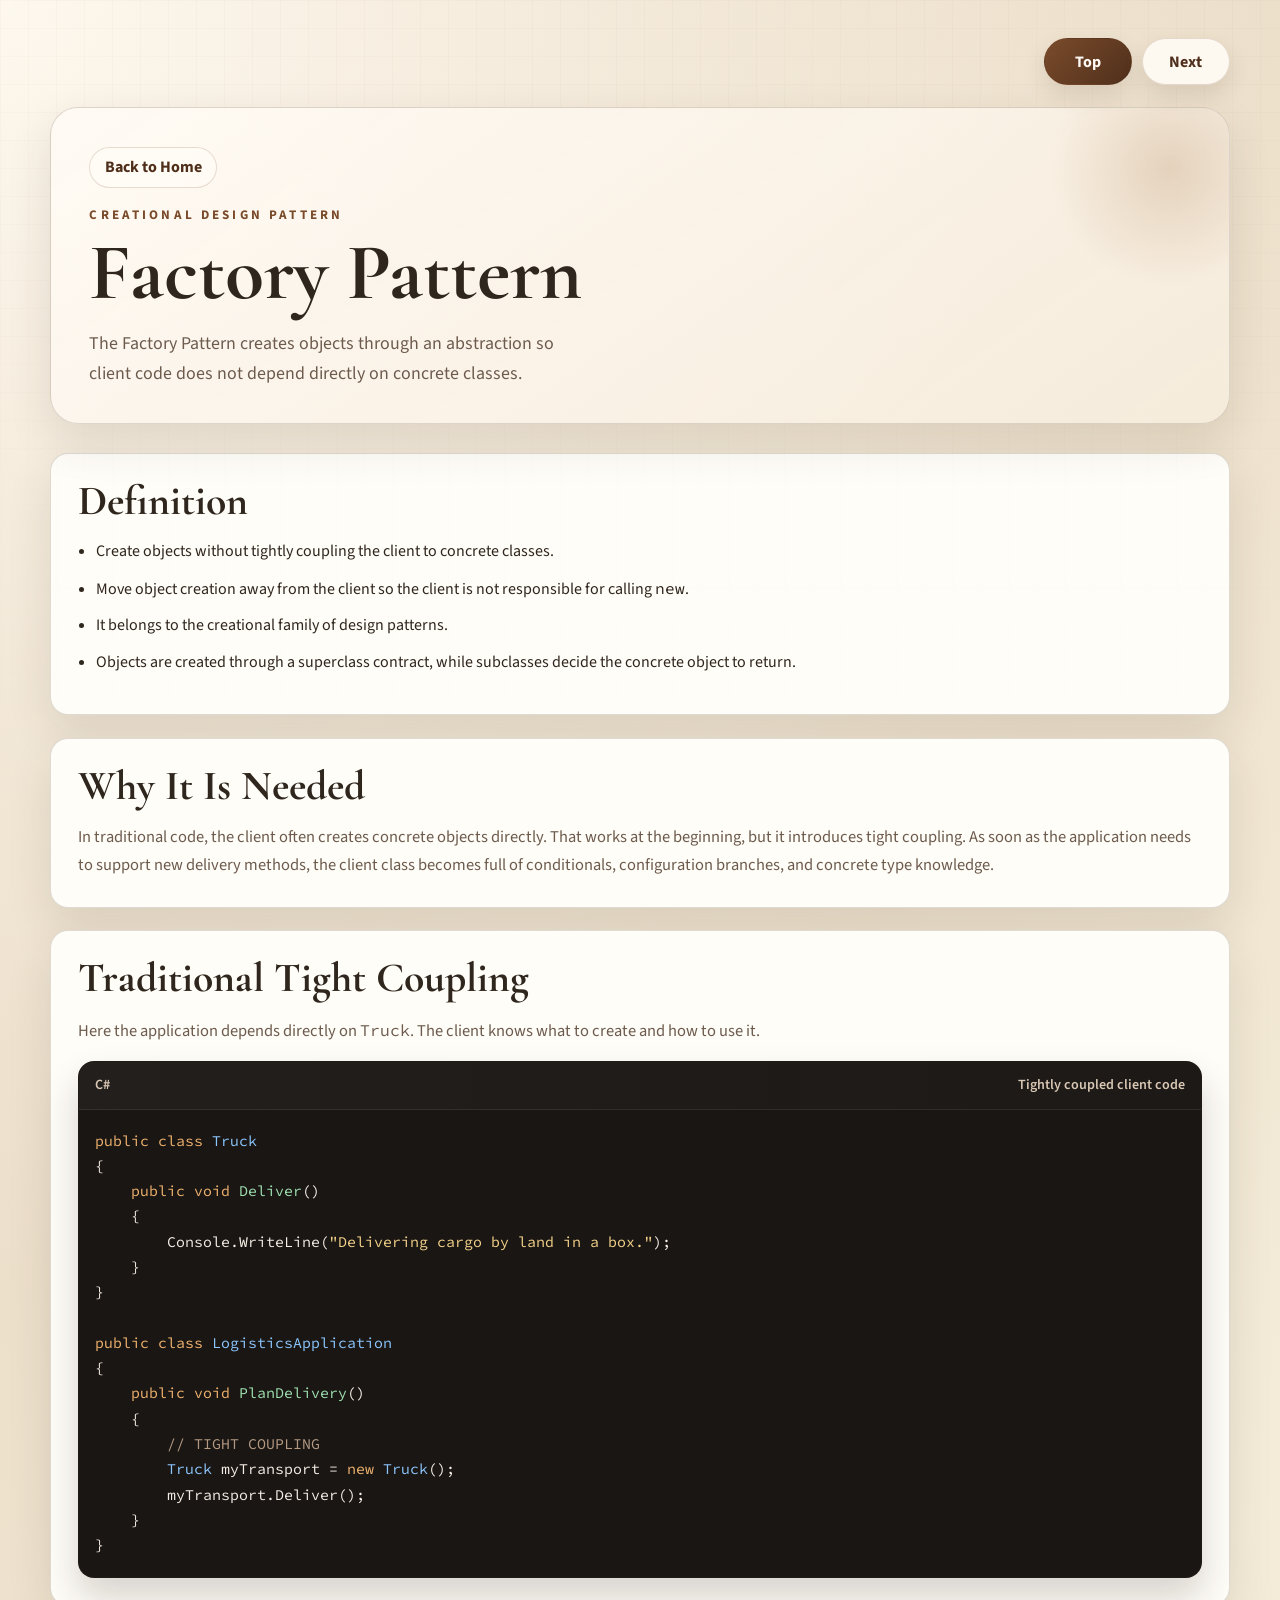
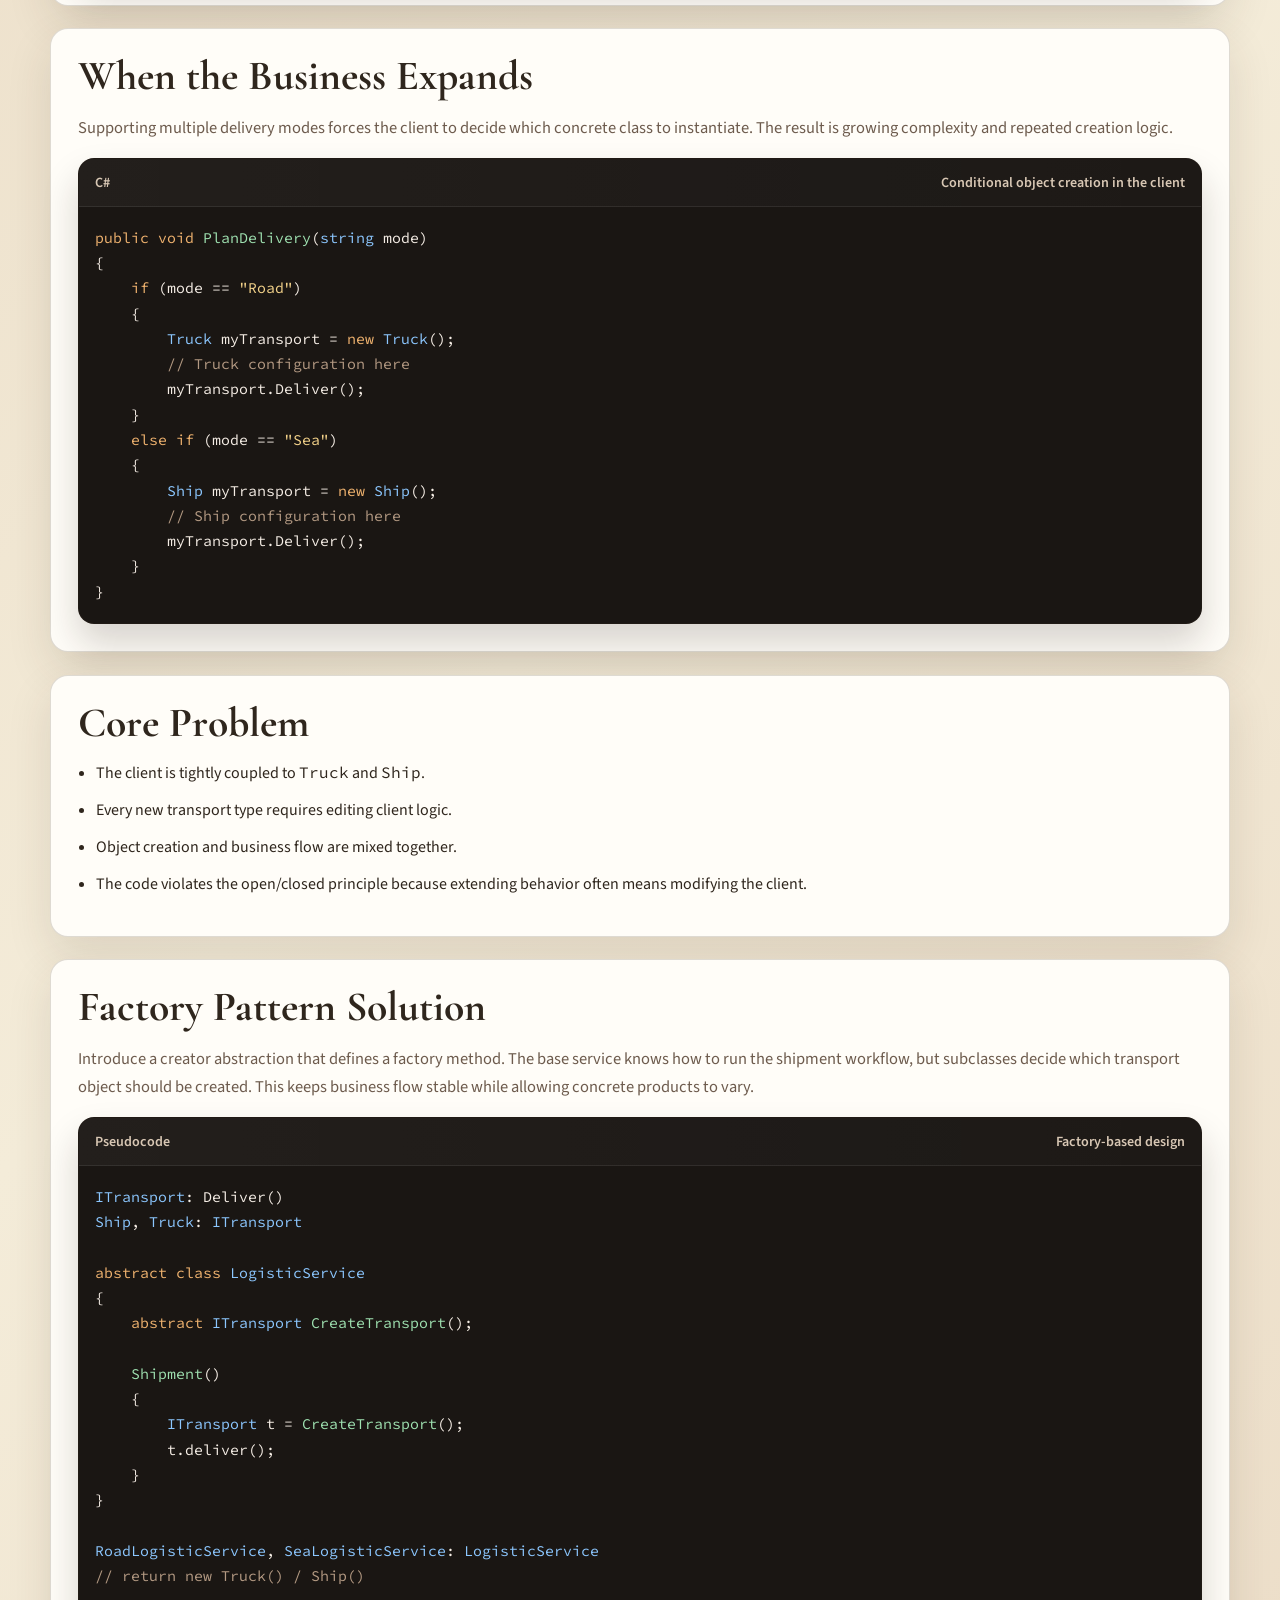
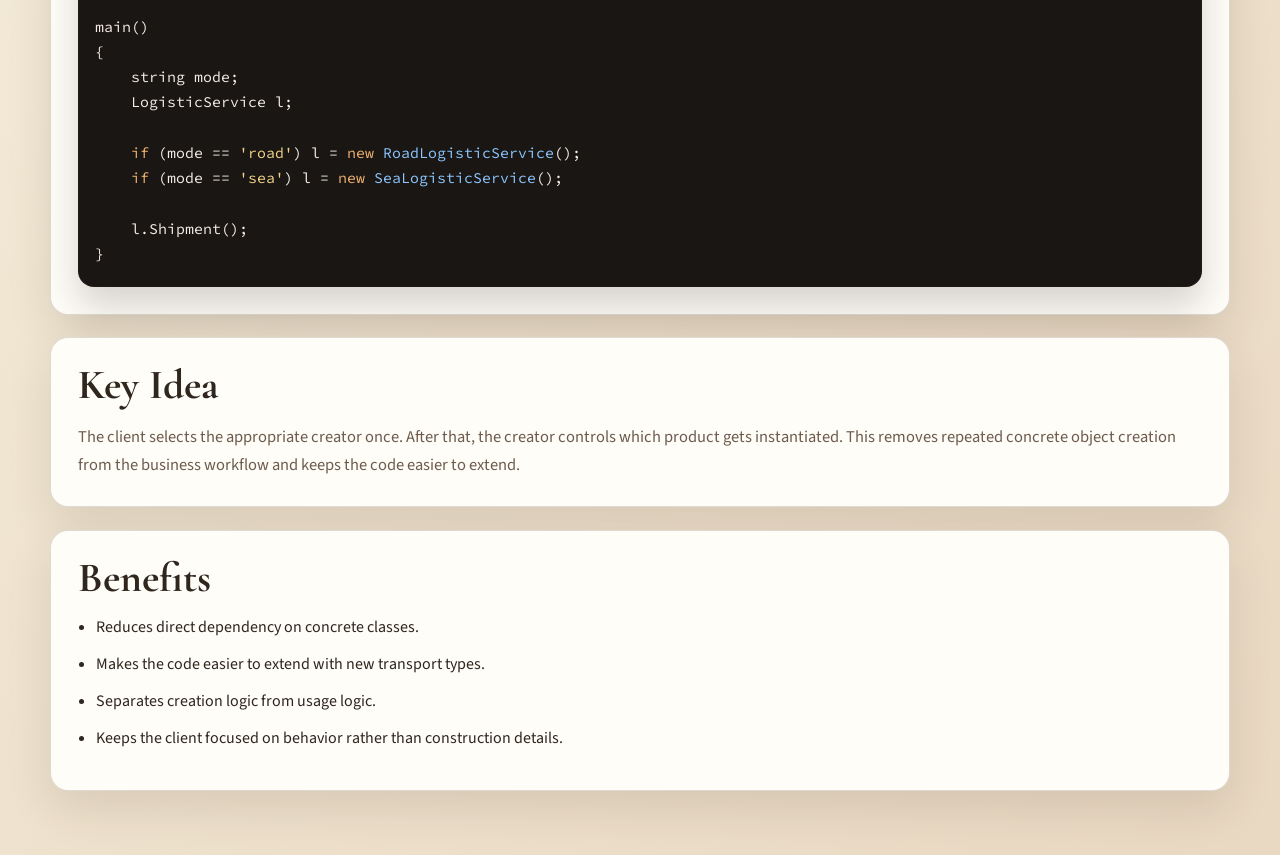
<file: factory-pattern.html>
<!DOCTYPE html>
<html lang="en">
<head>
  <meta charset="UTF-8">
  <meta name="viewport" content="width=device-width, initial-scale=1.0">
  <title>Factory Pattern | Design Patterns Notes</title>
  <link rel="preconnect" href="https://fonts.googleapis.com">
  <link rel="preconnect" href="https://fonts.gstatic.com" crossorigin>
  <link href="https://fonts.googleapis.com/css2?family=Cormorant+Garamond:wght@500;600;700&family=Source+Code+Pro:wght@400;500&family=Source+Sans+3:wght@400;500;600;700&display=swap" rel="stylesheet">
  <link rel="stylesheet" href="styles.css">
</head>
<body id="top" data-prev="" data-next="abstract-factory-pattern.html">
  <div class="page-shell">
    <nav class="note-nav" aria-label="Pattern navigation"></nav>
    <header class="subpage-header">
      <a class="back-link" href="index.html">Back to Home</a>
      <p class="eyebrow">Creational Design Pattern</p>
      <h1>Factory Pattern</h1>
      <p class="hero-text narrow">
        The Factory Pattern creates objects through an abstraction so client code does not depend
        directly on concrete classes.
      </p>
    </header>

    <main class="article-layout">
      <section class="content-card">
        <h2>Definition</h2>
        <ul class="note-list">
          <li>Create objects without tightly coupling the client to concrete classes.</li>
          <li>Move object creation away from the client so the client is not responsible for calling <code>new</code>.</li>
          <li>It belongs to the creational family of design patterns.</li>
          <li>Objects are created through a superclass contract, while subclasses decide the concrete object to return.</li>
        </ul>
      </section>

      <section class="content-card">
        <h2>Why It Is Needed</h2>
        <p>
          In traditional code, the client often creates concrete objects directly. That works at the
          beginning, but it introduces tight coupling. As soon as the application needs to support new
          delivery methods, the client class becomes full of conditionals, configuration branches, and
          concrete type knowledge.
        </p>
      </section>

      <section class="content-card">
        <h2>Traditional Tight Coupling</h2>
        <p class="section-intro">
          Here the application depends directly on <code>Truck</code>. The client knows what to create
          and how to use it.
        </p>
        <div class="code-block">
          <div class="code-header">
            <span>C#</span>
            <span>Tightly coupled client code</span>
          </div>
          <pre><code><span class="code-keyword">public class</span> <span class="code-type">Truck</span>
{
    <span class="code-keyword">public void</span> <span class="code-method">Deliver</span>()
    {
        Console.WriteLine(<span class="code-string">"Delivering cargo by land in a box."</span>);
    }
}

<span class="code-keyword">public class</span> <span class="code-type">LogisticsApplication</span>
{
    <span class="code-keyword">public void</span> <span class="code-method">PlanDelivery</span>()
    {
        <span class="code-comment">// TIGHT COUPLING</span>
        <span class="code-type">Truck</span> myTransport = <span class="code-keyword">new</span> <span class="code-type">Truck</span>();
        myTransport.Deliver();
    }
}</code></pre>
        </div>
      </section>

      <section class="content-card">
        <h2>When the Business Expands</h2>
        <p class="section-intro">
          Supporting multiple delivery modes forces the client to decide which concrete class to
          instantiate. The result is growing complexity and repeated creation logic.
        </p>
        <div class="code-block">
          <div class="code-header">
            <span>C#</span>
            <span>Conditional object creation in the client</span>
          </div>
          <pre><code><span class="code-keyword">public void</span> <span class="code-method">PlanDelivery</span>(<span class="code-type">string</span> mode)
{
    <span class="code-keyword">if</span> (mode == <span class="code-string">"Road"</span>)
    {
        <span class="code-type">Truck</span> myTransport = <span class="code-keyword">new</span> <span class="code-type">Truck</span>();
        <span class="code-comment">// Truck configuration here</span>
        myTransport.Deliver();
    }
    <span class="code-keyword">else if</span> (mode == <span class="code-string">"Sea"</span>)
    {
        <span class="code-type">Ship</span> myTransport = <span class="code-keyword">new</span> <span class="code-type">Ship</span>();
        <span class="code-comment">// Ship configuration here</span>
        myTransport.Deliver();
    }
}</code></pre>
        </div>
      </section>

      <section class="content-card">
        <h2>Core Problem</h2>
        <ul class="note-list">
          <li>The client is tightly coupled to <code>Truck</code> and <code>Ship</code>.</li>
          <li>Every new transport type requires editing client logic.</li>
          <li>Object creation and business flow are mixed together.</li>
          <li>The code violates the open/closed principle because extending behavior often means modifying the client.</li>
        </ul>
      </section>

      <section class="content-card">
        <h2>Factory Pattern Solution</h2>
        <p>
          Introduce a creator abstraction that defines a factory method. The base service knows how to
          run the shipment workflow, but subclasses decide which transport object should be created.
          This keeps business flow stable while allowing concrete products to vary.
        </p>
        <div class="code-block">
          <div class="code-header">
            <span>Pseudocode</span>
            <span>Factory-based design</span>
          </div>
          <pre><code><span class="code-type">ITransport</span>: Deliver()
<span class="code-type">Ship</span>, <span class="code-type">Truck</span>: <span class="code-type">ITransport</span>

<span class="code-keyword">abstract class</span> <span class="code-type">LogisticService</span>
{
    <span class="code-keyword">abstract</span> <span class="code-type">ITransport</span> <span class="code-method">CreateTransport</span>();

    <span class="code-method">Shipment</span>()
    {
        <span class="code-type">ITransport</span> t = <span class="code-method">CreateTransport</span>();
        t.deliver();
    }
}

<span class="code-type">RoadLogisticService</span>, <span class="code-type">SeaLogisticService</span>: <span class="code-type">LogisticService</span>
<span class="code-comment">// return new Truck() / Ship()</span>

main()
{
    string mode;
    LogisticService l;

    <span class="code-keyword">if</span> (mode == <span class="code-string">'road'</span>) l = <span class="code-keyword">new</span> <span class="code-type">RoadLogisticService</span>();
    <span class="code-keyword">if</span> (mode == <span class="code-string">'sea'</span>) l = <span class="code-keyword">new</span> <span class="code-type">SeaLogisticService</span>();

    l.Shipment();
}</code></pre>
        </div>
      </section>

      <section class="content-card">
        <h2>Key Idea</h2>
        <p>
          The client selects the appropriate creator once. After that, the creator controls which
          product gets instantiated. This removes repeated concrete object creation from the business
          workflow and keeps the code easier to extend.
        </p>
      </section>

      <section class="content-card">
        <h2>Benefits</h2>
        <ul class="note-list">
          <li>Reduces direct dependency on concrete classes.</li>
          <li>Makes the code easier to extend with new transport types.</li>
          <li>Separates creation logic from usage logic.</li>
          <li>Keeps the client focused on behavior rather than construction details.</li>
        </ul>
      </section>
    </main>
  </div>
  <script type="module" src="note-nav.js"></script>
</body>
</html>
</file>
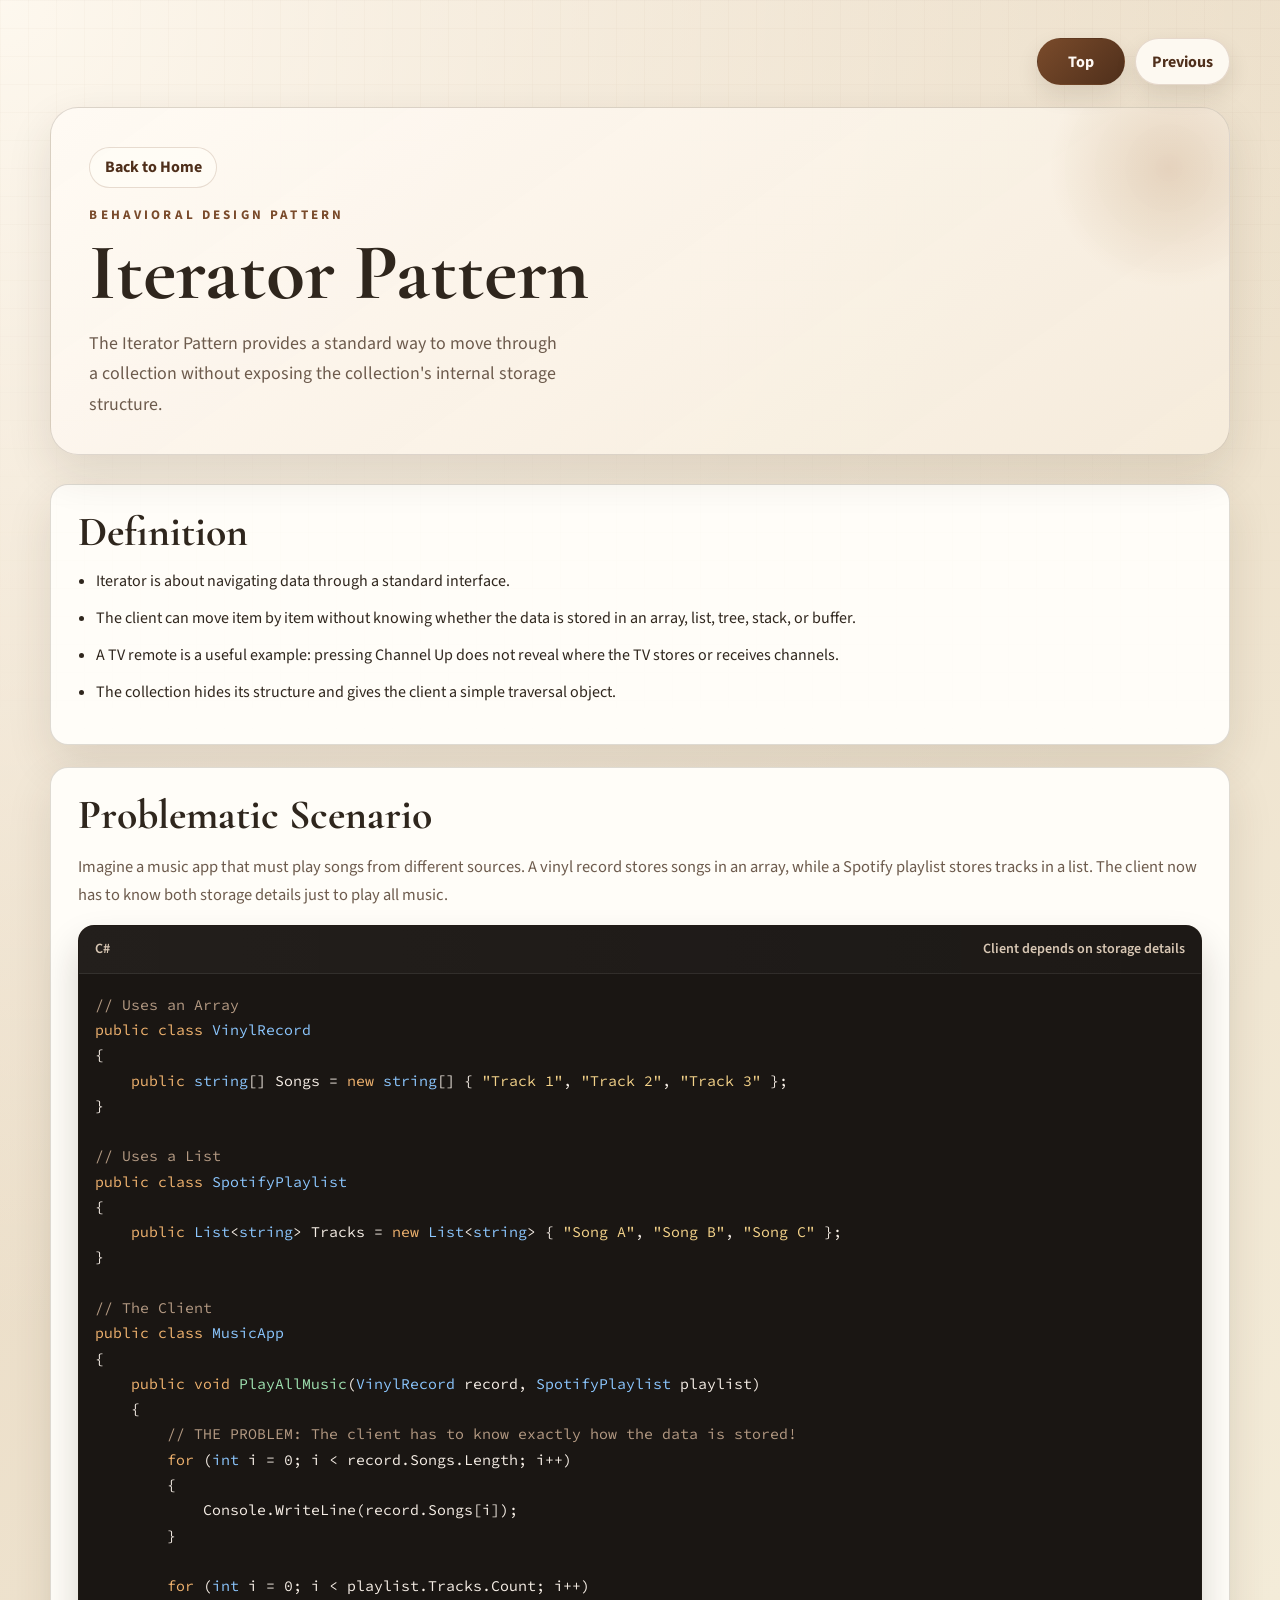
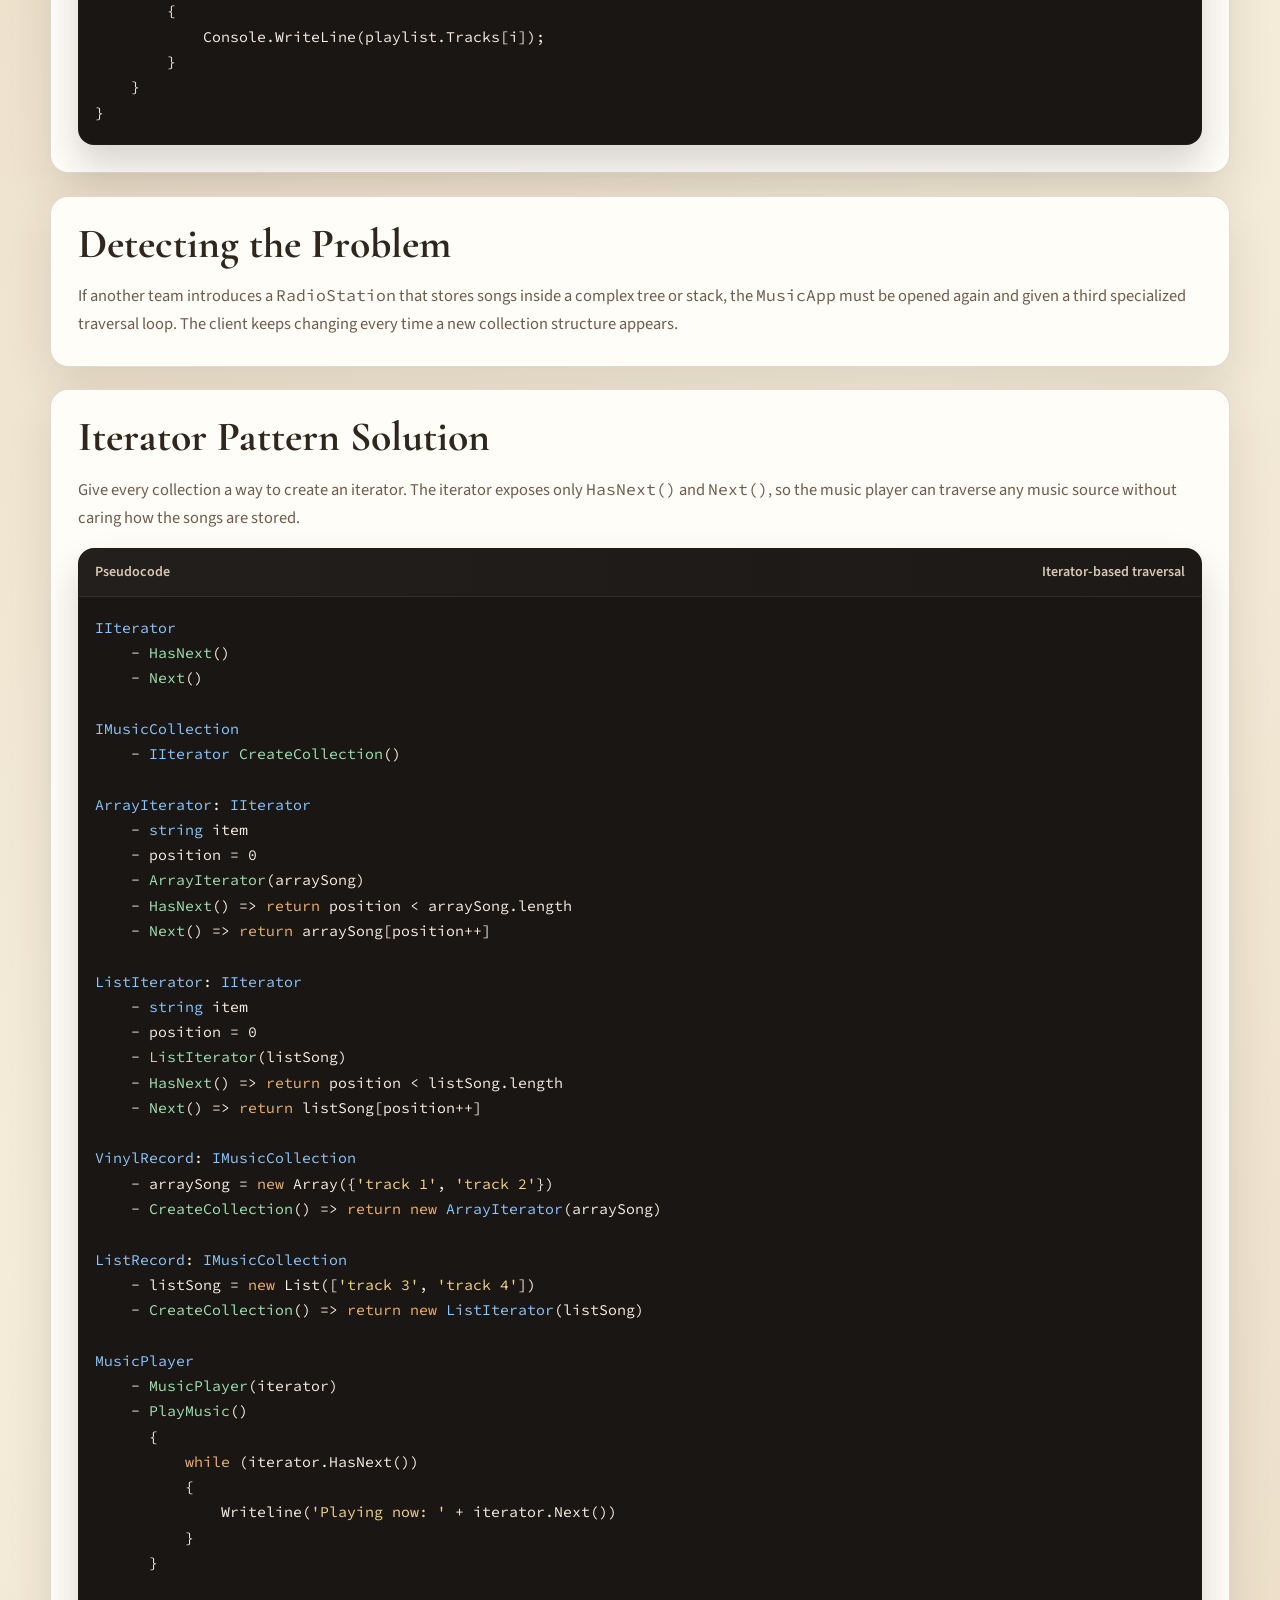
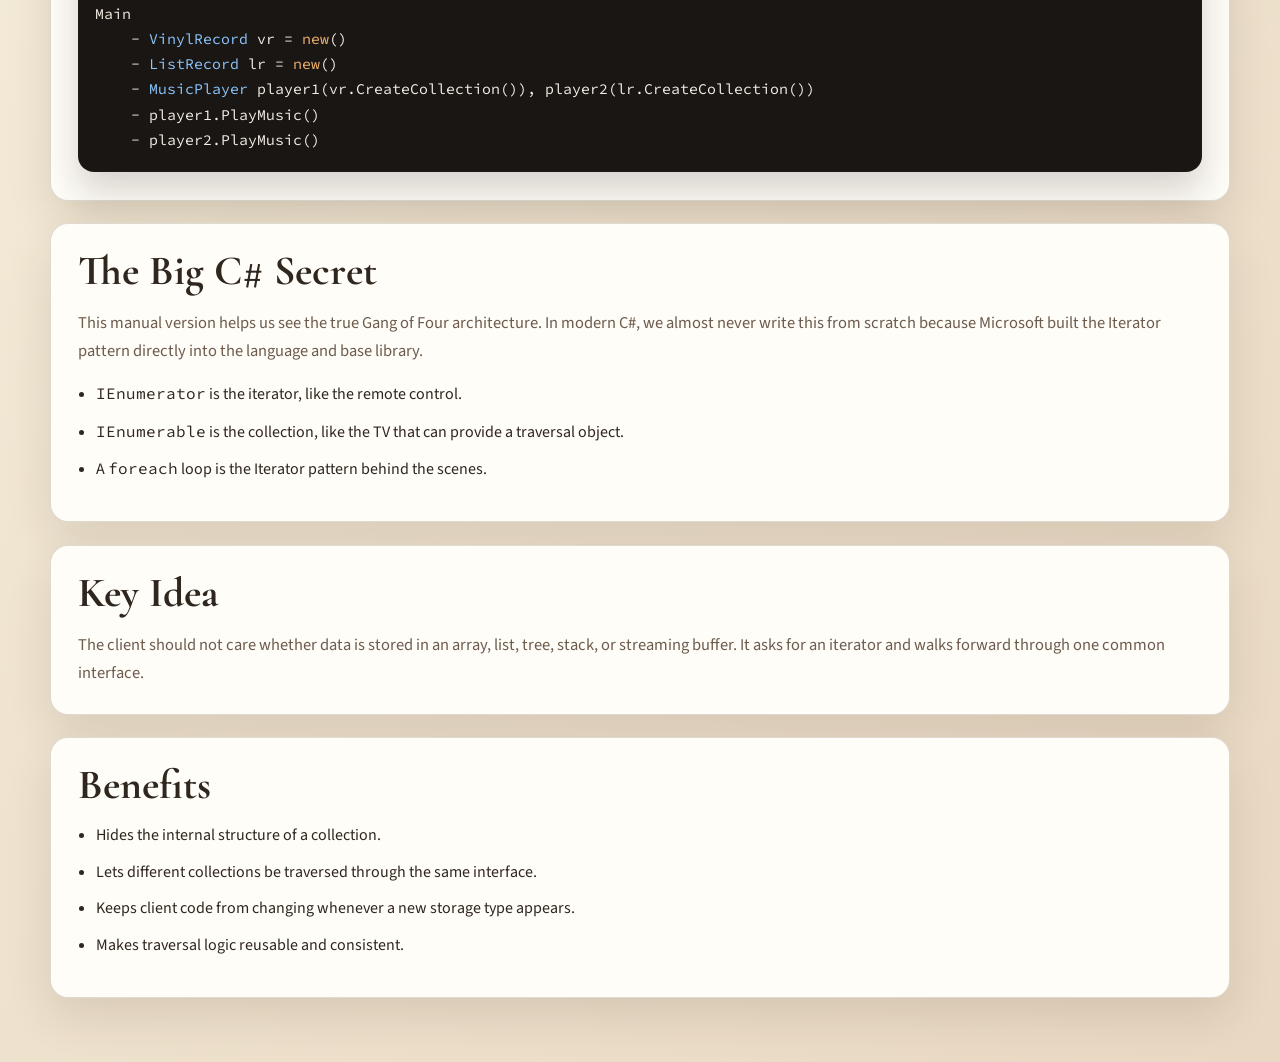
<file: iterator-pattern.html>
<!DOCTYPE html>
<html lang="en">
<head>
  <meta charset="UTF-8">
  <meta name="viewport" content="width=device-width, initial-scale=1.0">
  <title>Iterator Pattern | Design Patterns Notes</title>
  <link rel="preconnect" href="https://fonts.googleapis.com">
  <link rel="preconnect" href="https://fonts.gstatic.com" crossorigin>
  <link href="https://fonts.googleapis.com/css2?family=Cormorant+Garamond:wght@500;600;700&family=Source+Code+Pro:wght@400;500&family=Source+Sans+3:wght@400;500;600;700&display=swap" rel="stylesheet">
  <link rel="stylesheet" href="styles.css">
</head>
<body id="top" data-prev="command-pattern.html" data-next="">
  <div class="page-shell">
    <nav class="note-nav" aria-label="Pattern navigation"></nav>
    <header class="subpage-header">
      <a class="back-link" href="index.html">Back to Home</a>
      <p class="eyebrow">Behavioral Design Pattern</p>
      <h1>Iterator Pattern</h1>
      <p class="hero-text narrow">
        The Iterator Pattern provides a standard way to move through a collection without exposing
        the collection's internal storage structure.
      </p>
    </header>

    <main class="article-layout">
      <section class="content-card">
        <h2>Definition</h2>
        <ul class="note-list">
          <li>Iterator is about navigating data through a standard interface.</li>
          <li>The client can move item by item without knowing whether the data is stored in an array, list, tree, stack, or buffer.</li>
          <li>A TV remote is a useful example: pressing Channel Up does not reveal where the TV stores or receives channels.</li>
          <li>The collection hides its structure and gives the client a simple traversal object.</li>
        </ul>
      </section>

      <section class="content-card">
        <h2>Problematic Scenario</h2>
        <p class="section-intro">
          Imagine a music app that must play songs from different sources. A vinyl record stores
          songs in an array, while a Spotify playlist stores tracks in a list. The client now has to
          know both storage details just to play all music.
        </p>
        <div class="code-block">
          <div class="code-header">
            <span>C#</span>
            <span>Client depends on storage details</span>
          </div>
          <pre><code><span class="code-comment">// Uses an Array</span>
<span class="code-keyword">public class</span> <span class="code-type">VinylRecord</span>
{
    <span class="code-keyword">public</span> <span class="code-type">string</span>[] Songs = <span class="code-keyword">new</span> <span class="code-type">string</span>[] { <span class="code-string">"Track 1"</span>, <span class="code-string">"Track 2"</span>, <span class="code-string">"Track 3"</span> };
}

<span class="code-comment">// Uses a List</span>
<span class="code-keyword">public class</span> <span class="code-type">SpotifyPlaylist</span>
{
    <span class="code-keyword">public</span> <span class="code-type">List</span>&lt;<span class="code-type">string</span>&gt; Tracks = <span class="code-keyword">new</span> <span class="code-type">List</span>&lt;<span class="code-type">string</span>&gt; { <span class="code-string">"Song A"</span>, <span class="code-string">"Song B"</span>, <span class="code-string">"Song C"</span> };
}

<span class="code-comment">// The Client</span>
<span class="code-keyword">public class</span> <span class="code-type">MusicApp</span>
{
    <span class="code-keyword">public void</span> <span class="code-method">PlayAllMusic</span>(<span class="code-type">VinylRecord</span> record, <span class="code-type">SpotifyPlaylist</span> playlist)
    {
        <span class="code-comment">// THE PROBLEM: The client has to know exactly how the data is stored!</span>
        <span class="code-keyword">for</span> (<span class="code-type">int</span> i = 0; i &lt; record.Songs.Length; i++)
        {
            Console.WriteLine(record.Songs[i]);
        }

        <span class="code-keyword">for</span> (<span class="code-type">int</span> i = 0; i &lt; playlist.Tracks.Count; i++)
        {
            Console.WriteLine(playlist.Tracks[i]);
        }
    }
}</code></pre>
        </div>
      </section>

      <section class="content-card">
        <h2>Detecting the Problem</h2>
        <p>
          If another team introduces a <code>RadioStation</code> that stores songs inside a complex
          tree or stack, the <code>MusicApp</code> must be opened again and given a third specialized
          traversal loop. The client keeps changing every time a new collection structure appears.
        </p>
      </section>

      <section class="content-card">
        <h2>Iterator Pattern Solution</h2>
        <p>
          Give every collection a way to create an iterator. The iterator exposes only
          <code>HasNext()</code> and <code>Next()</code>, so the music player can traverse any music
          source without caring how the songs are stored.
        </p>
        <div class="code-block">
          <div class="code-header">
            <span>Pseudocode</span>
            <span>Iterator-based traversal</span>
          </div>
          <pre><code><span class="code-type">IIterator</span>
    - <span class="code-method">HasNext</span>()
    - <span class="code-method">Next</span>()

<span class="code-type">IMusicCollection</span>
    - <span class="code-type">IIterator</span> <span class="code-method">CreateCollection</span>()

<span class="code-type">ArrayIterator</span>: <span class="code-type">IIterator</span>
    - <span class="code-type">string</span> item
    - position = 0
    - <span class="code-method">ArrayIterator</span>(arraySong)
    - <span class="code-method">HasNext</span>() =&gt; <span class="code-keyword">return</span> position &lt; arraySong.length
    - <span class="code-method">Next</span>() =&gt; <span class="code-keyword">return</span> arraySong[position++]

<span class="code-type">ListIterator</span>: <span class="code-type">IIterator</span>
    - <span class="code-type">string</span> item
    - position = 0
    - <span class="code-method">ListIterator</span>(listSong)
    - <span class="code-method">HasNext</span>() =&gt; <span class="code-keyword">return</span> position &lt; listSong.length
    - <span class="code-method">Next</span>() =&gt; <span class="code-keyword">return</span> listSong[position++]

<span class="code-type">VinylRecord</span>: <span class="code-type">IMusicCollection</span>
    - arraySong = <span class="code-keyword">new</span> Array({<span class="code-string">'track 1'</span>, <span class="code-string">'track 2'</span>})
    - <span class="code-method">CreateCollection</span>() =&gt; <span class="code-keyword">return</span> <span class="code-keyword">new</span> <span class="code-type">ArrayIterator</span>(arraySong)

<span class="code-type">ListRecord</span>: <span class="code-type">IMusicCollection</span>
    - listSong = <span class="code-keyword">new</span> List([<span class="code-string">'track 3'</span>, <span class="code-string">'track 4'</span>])
    - <span class="code-method">CreateCollection</span>() =&gt; <span class="code-keyword">return</span> <span class="code-keyword">new</span> <span class="code-type">ListIterator</span>(listSong)

<span class="code-type">MusicPlayer</span>
    - <span class="code-method">MusicPlayer</span>(iterator)
    - <span class="code-method">PlayMusic</span>()
      {
          <span class="code-keyword">while</span> (iterator.HasNext())
          {
              Writeline(<span class="code-string">'Playing now: '</span> + iterator.Next())
          }
      }

Main
    - <span class="code-type">VinylRecord</span> vr = <span class="code-keyword">new</span>()
    - <span class="code-type">ListRecord</span> lr = <span class="code-keyword">new</span>()
    - <span class="code-type">MusicPlayer</span> player1(vr.CreateCollection()), player2(lr.CreateCollection())
    - player1.PlayMusic()
    - player2.PlayMusic()</code></pre>
        </div>
      </section>

      <section class="content-card">
        <h2>The Big C# Secret</h2>
        <p>
          This manual version helps us see the true Gang of Four architecture. In modern C#, we
          almost never write this from scratch because Microsoft built the Iterator pattern directly
          into the language and base library.
        </p>
        <ul class="note-list">
          <li><code>IEnumerator</code> is the iterator, like the remote control.</li>
          <li><code>IEnumerable</code> is the collection, like the TV that can provide a traversal object.</li>
          <li>A <code>foreach</code> loop is the Iterator pattern behind the scenes.</li>
        </ul>
      </section>

      <section class="content-card">
        <h2>Key Idea</h2>
        <p>
          The client should not care whether data is stored in an array, list, tree, stack, or
          streaming buffer. It asks for an iterator and walks forward through one common interface.
        </p>
      </section>

      <section class="content-card">
        <h2>Benefits</h2>
        <ul class="note-list">
          <li>Hides the internal structure of a collection.</li>
          <li>Lets different collections be traversed through the same interface.</li>
          <li>Keeps client code from changing whenever a new storage type appears.</li>
          <li>Makes traversal logic reusable and consistent.</li>
        </ul>
      </section>
    </main>
  </div>
  <script type="module" src="note-nav.js"></script>
</body>
</html>
</file>
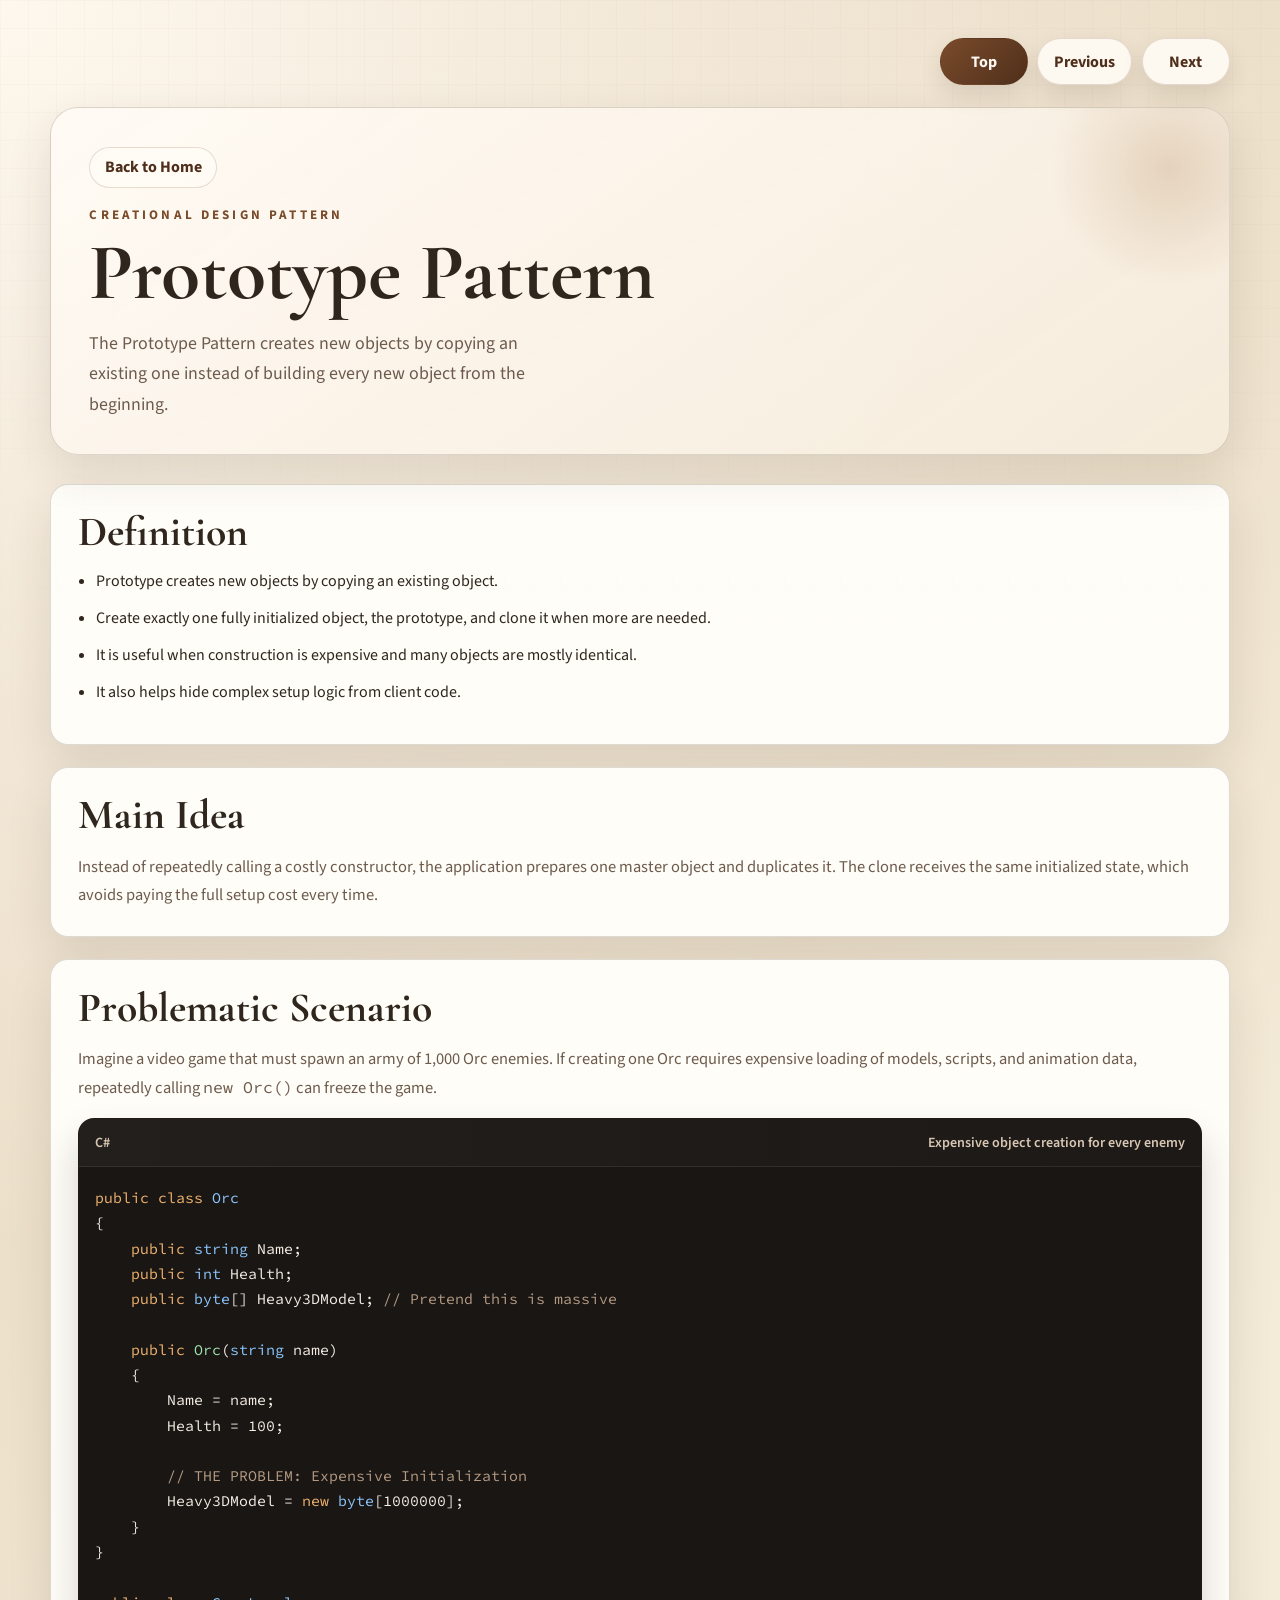
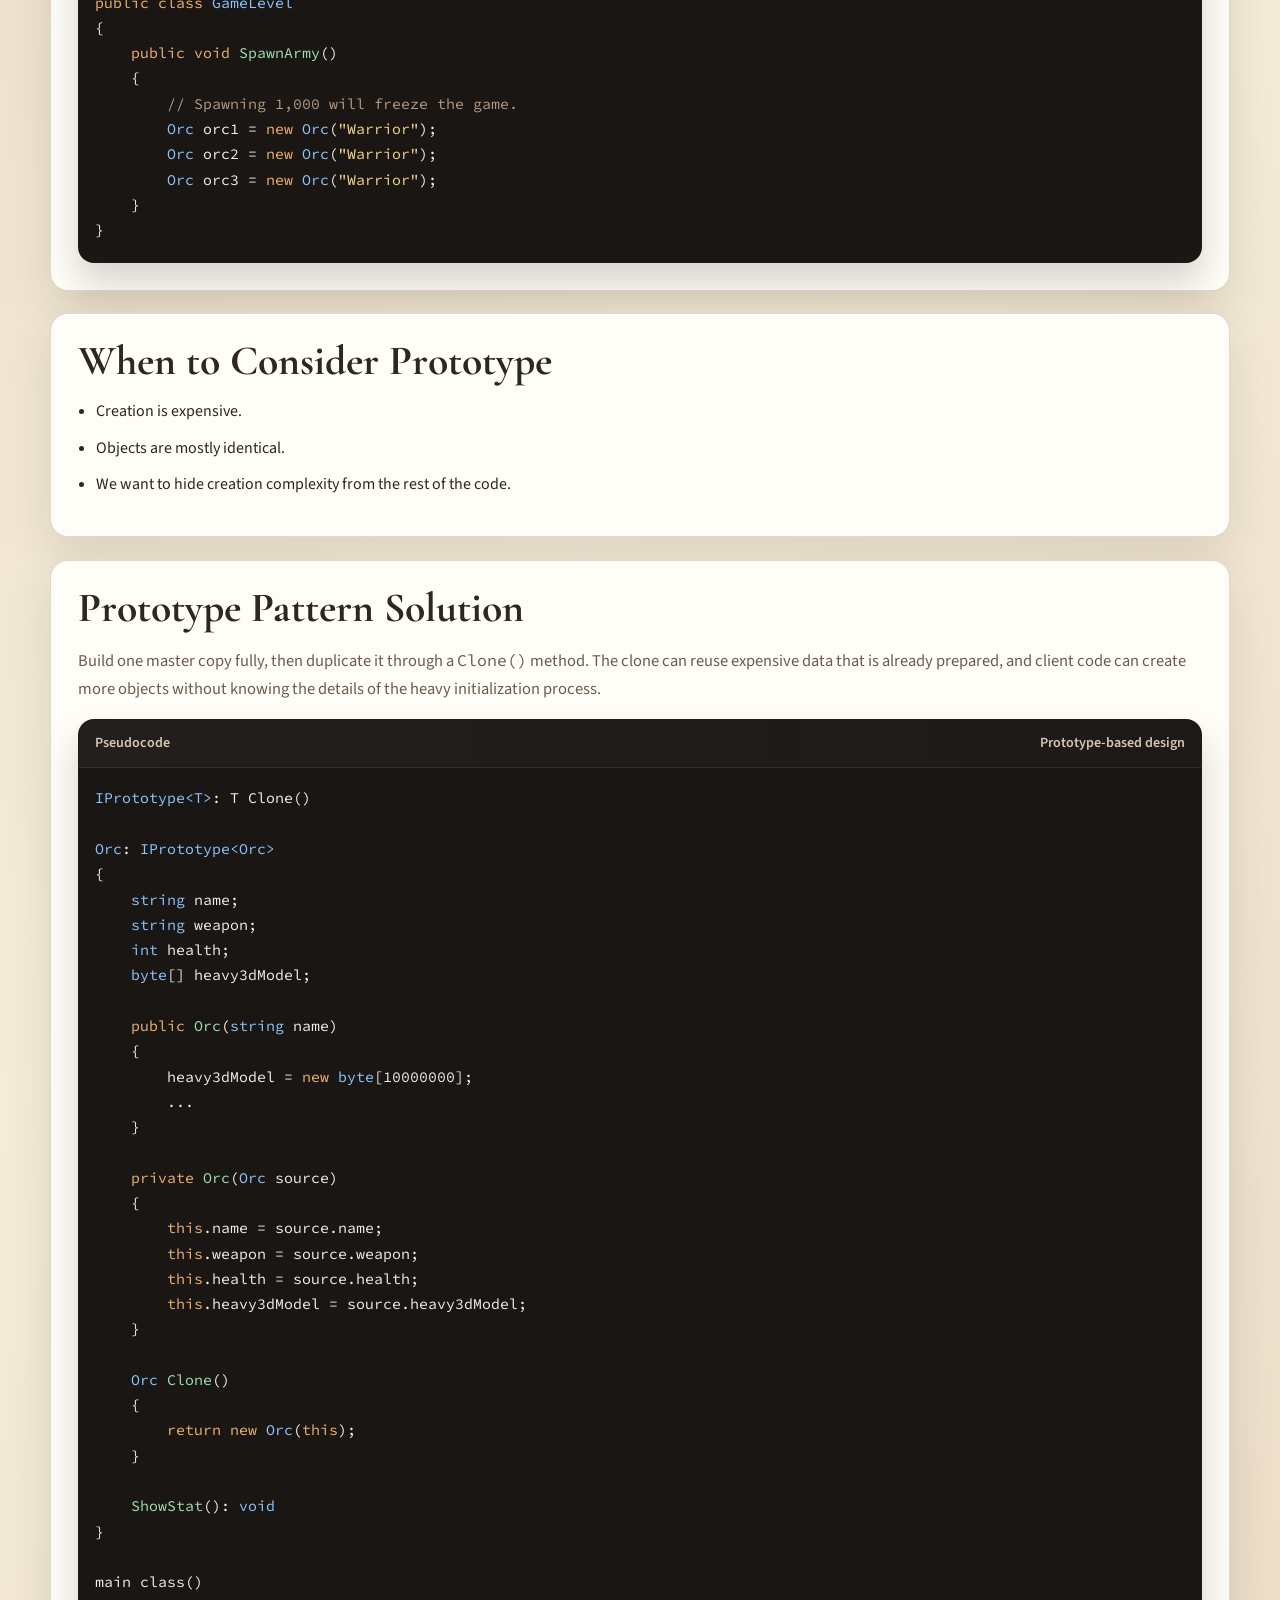
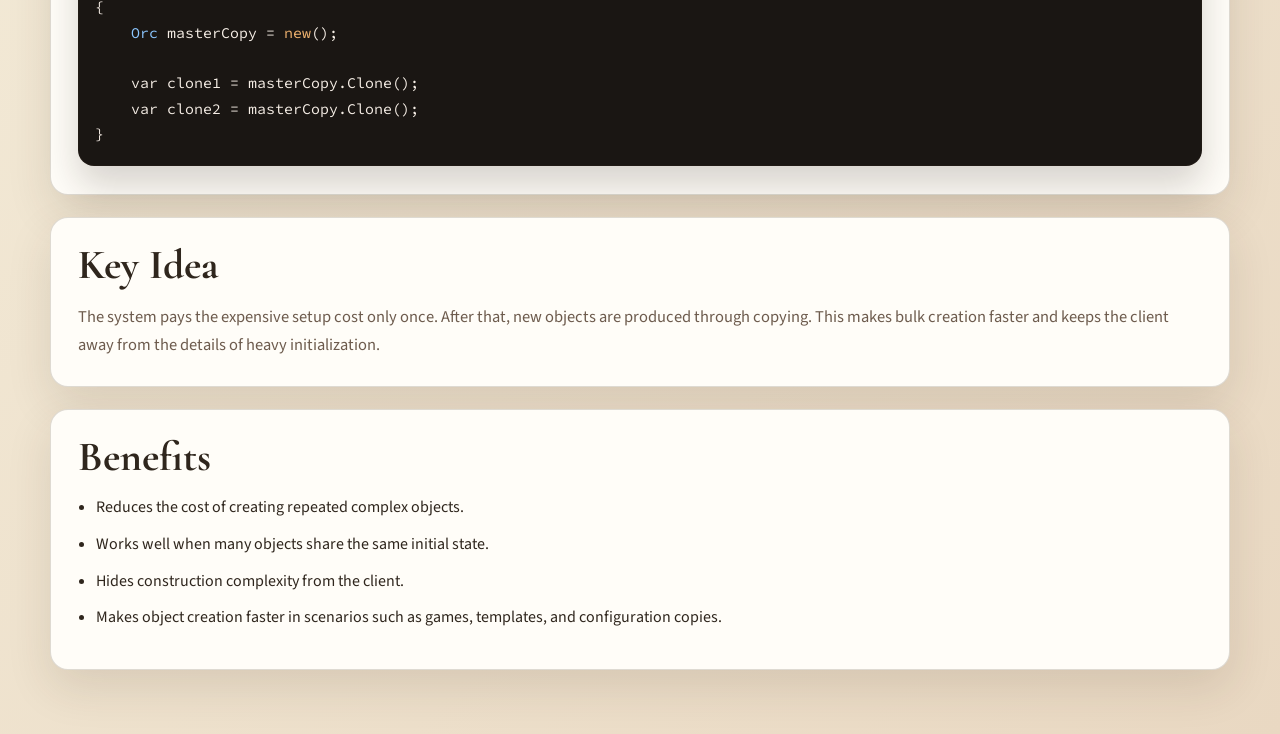
<file: prototype-pattern.html>
<!DOCTYPE html>
<html lang="en">
<head>
  <meta charset="UTF-8">
  <meta name="viewport" content="width=device-width, initial-scale=1.0">
  <title>Prototype Pattern | Design Patterns Notes</title>
  <link rel="preconnect" href="https://fonts.googleapis.com">
  <link rel="preconnect" href="https://fonts.gstatic.com" crossorigin>
  <link href="https://fonts.googleapis.com/css2?family=Cormorant+Garamond:wght@500;600;700&family=Source+Code+Pro:wght@400;500&family=Source+Sans+3:wght@400;500;600;700&display=swap" rel="stylesheet">
  <link rel="stylesheet" href="styles.css">
</head>
<body id="top" data-prev="singleton-pattern.html" data-next="adapter-pattern.html">
  <div class="page-shell">
    <nav class="note-nav" aria-label="Pattern navigation"></nav>
    <header class="subpage-header">
      <a class="back-link" href="index.html">Back to Home</a>
      <p class="eyebrow">Creational Design Pattern</p>
      <h1>Prototype Pattern</h1>
      <p class="hero-text narrow">
        The Prototype Pattern creates new objects by copying an existing one instead of building
        every new object from the beginning.
      </p>
    </header>

    <main class="article-layout">
      <section class="content-card">
        <h2>Definition</h2>
        <ul class="note-list">
          <li>Prototype creates new objects by copying an existing object.</li>
          <li>Create exactly one fully initialized object, the prototype, and clone it when more are needed.</li>
          <li>It is useful when construction is expensive and many objects are mostly identical.</li>
          <li>It also helps hide complex setup logic from client code.</li>
        </ul>
      </section>

      <section class="content-card">
        <h2>Main Idea</h2>
        <p>
          Instead of repeatedly calling a costly constructor, the application prepares one master
          object and duplicates it. The clone receives the same initialized state, which avoids
          paying the full setup cost every time.
        </p>
      </section>

      <section class="content-card">
        <h2>Problematic Scenario</h2>
        <p class="section-intro">
          Imagine a video game that must spawn an army of 1,000 Orc enemies. If creating one Orc
          requires expensive loading of models, scripts, and animation data, repeatedly calling
          <code>new Orc()</code> can freeze the game.
        </p>
        <div class="code-block">
          <div class="code-header">
            <span>C#</span>
            <span>Expensive object creation for every enemy</span>
          </div>
          <pre><code><span class="code-keyword">public class</span> <span class="code-type">Orc</span>
{
    <span class="code-keyword">public</span> <span class="code-type">string</span> Name;
    <span class="code-keyword">public</span> <span class="code-type">int</span> Health;
    <span class="code-keyword">public</span> <span class="code-type">byte</span>[] Heavy3DModel; <span class="code-comment">// Pretend this is massive</span>

    <span class="code-keyword">public</span> <span class="code-method">Orc</span>(<span class="code-type">string</span> name)
    {
        Name = name;
        Health = 100;

        <span class="code-comment">// THE PROBLEM: Expensive Initialization</span>
        Heavy3DModel = <span class="code-keyword">new</span> <span class="code-type">byte</span>[1000000];
    }
}

<span class="code-keyword">public class</span> <span class="code-type">GameLevel</span>
{
    <span class="code-keyword">public void</span> <span class="code-method">SpawnArmy</span>()
    {
        <span class="code-comment">// Spawning 1,000 will freeze the game.</span>
        <span class="code-type">Orc</span> orc1 = <span class="code-keyword">new</span> <span class="code-type">Orc</span>(<span class="code-string">"Warrior"</span>);
        <span class="code-type">Orc</span> orc2 = <span class="code-keyword">new</span> <span class="code-type">Orc</span>(<span class="code-string">"Warrior"</span>);
        <span class="code-type">Orc</span> orc3 = <span class="code-keyword">new</span> <span class="code-type">Orc</span>(<span class="code-string">"Warrior"</span>);
    }
}</code></pre>
        </div>
      </section>

      <section class="content-card">
        <h2>When to Consider Prototype</h2>
        <ul class="note-list">
          <li>Creation is expensive.</li>
          <li>Objects are mostly identical.</li>
          <li>We want to hide creation complexity from the rest of the code.</li>
        </ul>
      </section>

      <section class="content-card">
        <h2>Prototype Pattern Solution</h2>
        <p>
          Build one master copy fully, then duplicate it through a <code>Clone()</code> method.
          The clone can reuse expensive data that is already prepared, and client code can create
          more objects without knowing the details of the heavy initialization process.
        </p>
        <div class="code-block">
          <div class="code-header">
            <span>Pseudocode</span>
            <span>Prototype-based design</span>
          </div>
          <pre><code><span class="code-type">IPrototype&lt;T&gt;</span>: T Clone()

<span class="code-type">Orc</span>: <span class="code-type">IPrototype&lt;Orc&gt;</span>
{
    <span class="code-type">string</span> name;
    <span class="code-type">string</span> weapon;
    <span class="code-type">int</span> health;
    <span class="code-type">byte</span>[] heavy3dModel;

    <span class="code-keyword">public</span> <span class="code-method">Orc</span>(<span class="code-type">string</span> name)
    {
        heavy3dModel = <span class="code-keyword">new</span> <span class="code-type">byte</span>[10000000];
        ...
    }

    <span class="code-keyword">private</span> <span class="code-method">Orc</span>(<span class="code-type">Orc</span> source)
    {
        <span class="code-keyword">this</span>.name = source.name;
        <span class="code-keyword">this</span>.weapon = source.weapon;
        <span class="code-keyword">this</span>.health = source.health;
        <span class="code-keyword">this</span>.heavy3dModel = source.heavy3dModel;
    }

    <span class="code-type">Orc</span> <span class="code-method">Clone</span>()
    {
        <span class="code-keyword">return</span> <span class="code-keyword">new</span> <span class="code-type">Orc</span>(<span class="code-keyword">this</span>);
    }

    <span class="code-method">ShowStat</span>(): <span class="code-type">void</span>
}

main class()
{
    <span class="code-type">Orc</span> masterCopy = <span class="code-keyword">new</span>();

    var clone1 = masterCopy.Clone();
    var clone2 = masterCopy.Clone();
}</code></pre>
        </div>
      </section>

      <section class="content-card">
        <h2>Key Idea</h2>
        <p>
          The system pays the expensive setup cost only once. After that, new objects are produced
          through copying. This makes bulk creation faster and keeps the client away from the
          details of heavy initialization.
        </p>
      </section>

      <section class="content-card">
        <h2>Benefits</h2>
        <ul class="note-list">
          <li>Reduces the cost of creating repeated complex objects.</li>
          <li>Works well when many objects share the same initial state.</li>
          <li>Hides construction complexity from the client.</li>
          <li>Makes object creation faster in scenarios such as games, templates, and configuration copies.</li>
        </ul>
      </section>
    </main>
  </div>
  <script type="module" src="note-nav.js"></script>
</body>
</html>
</file>
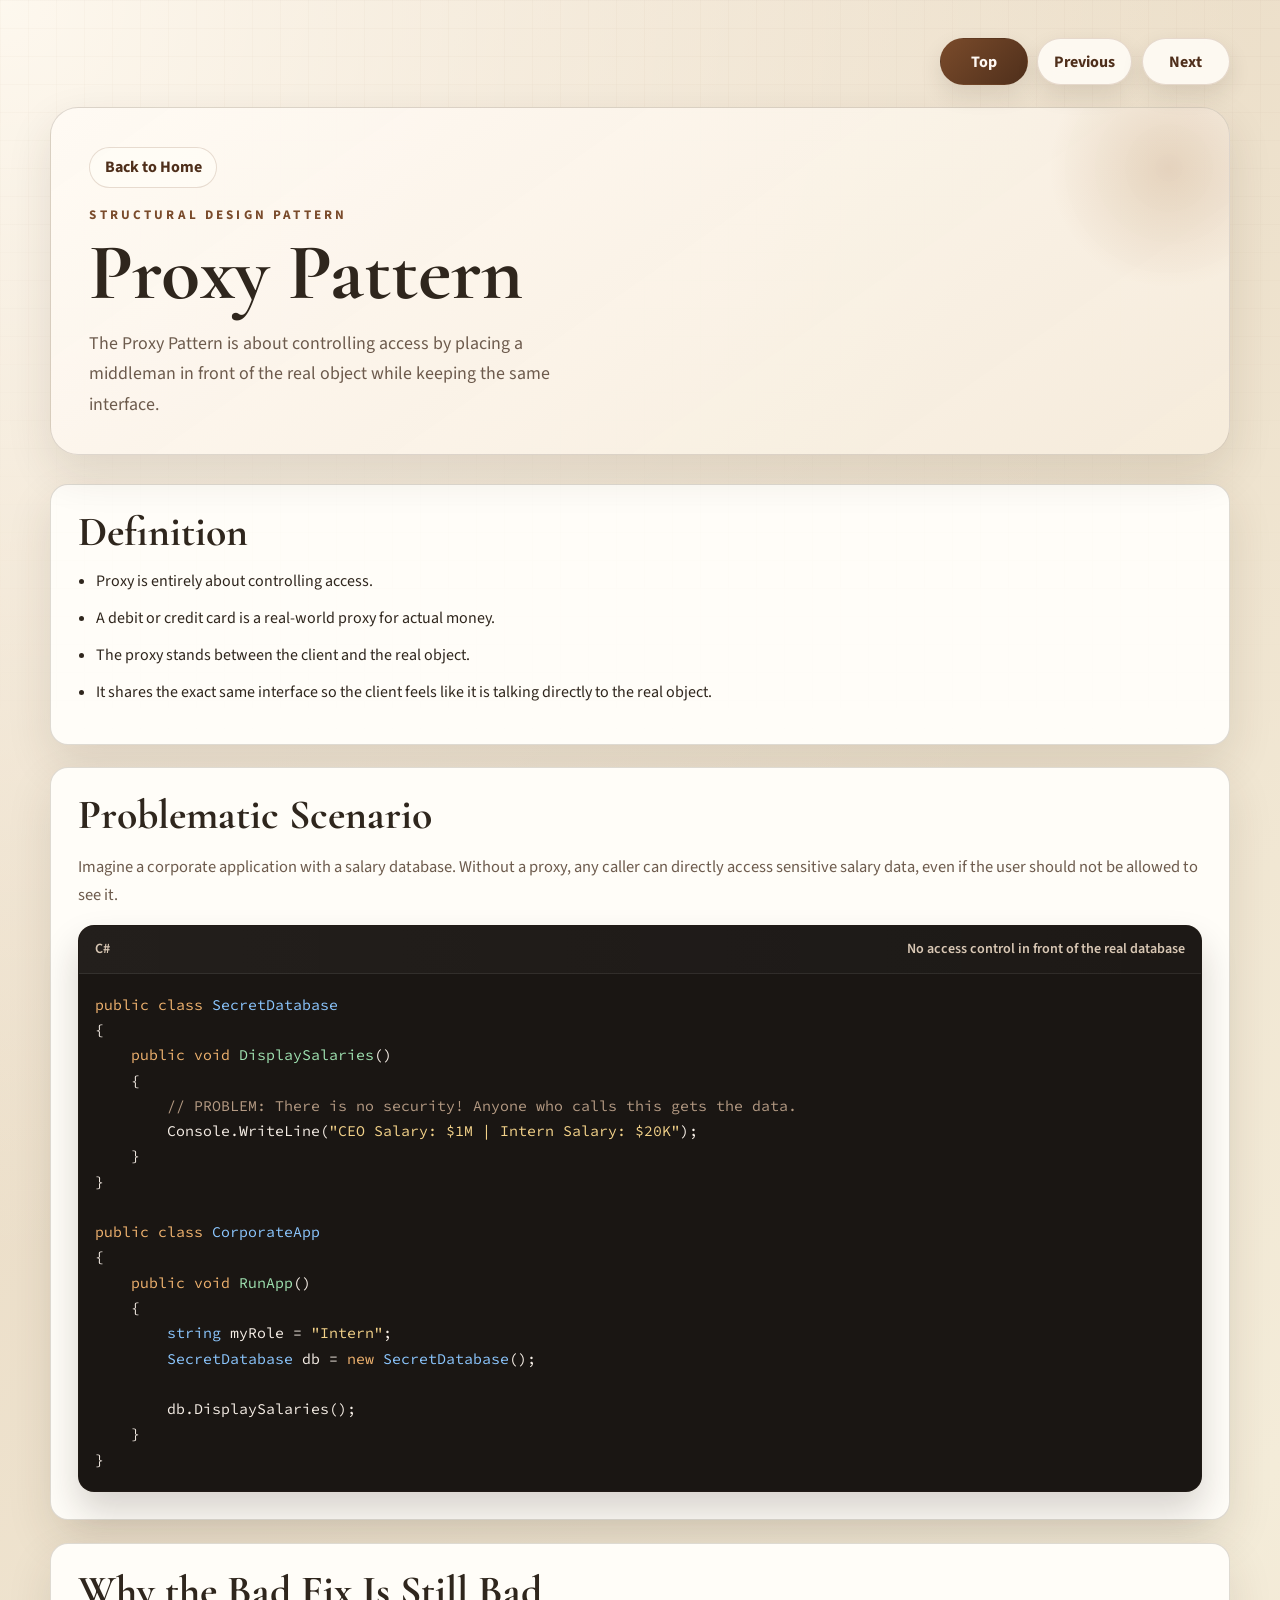
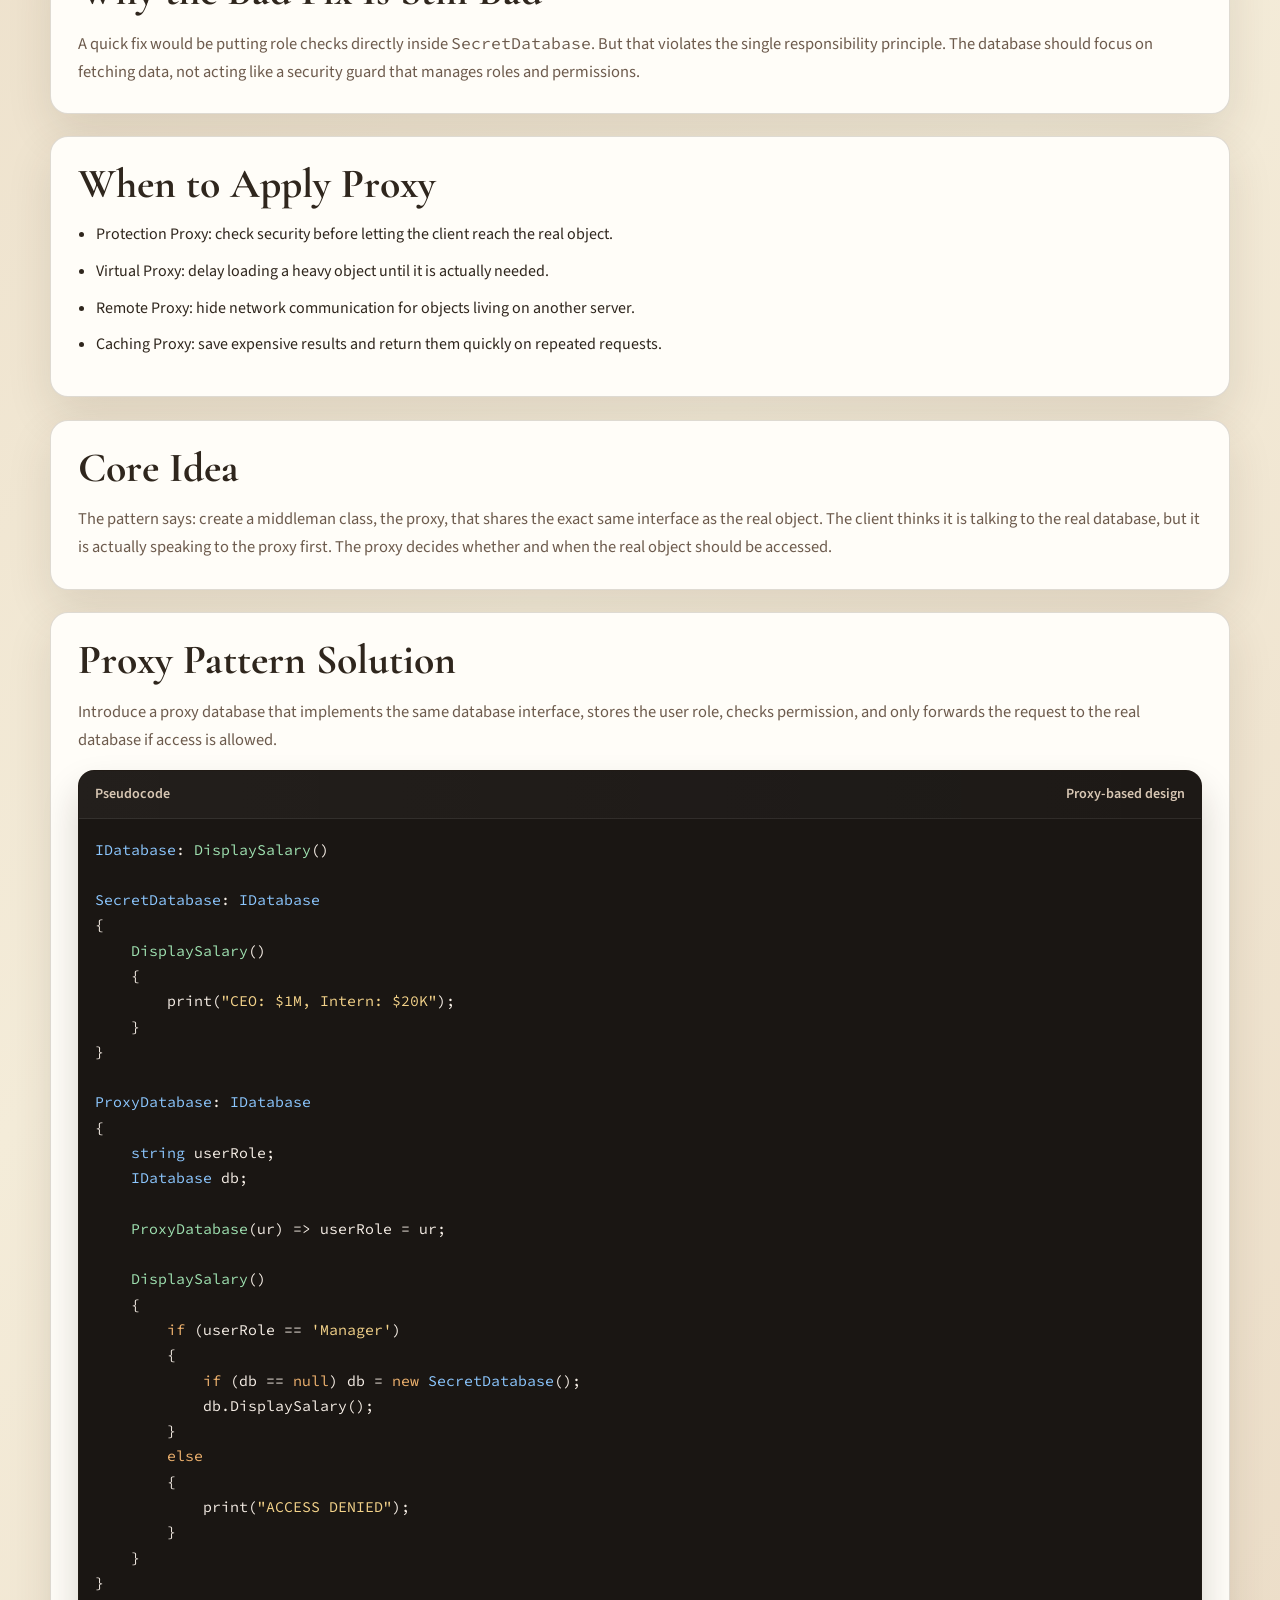
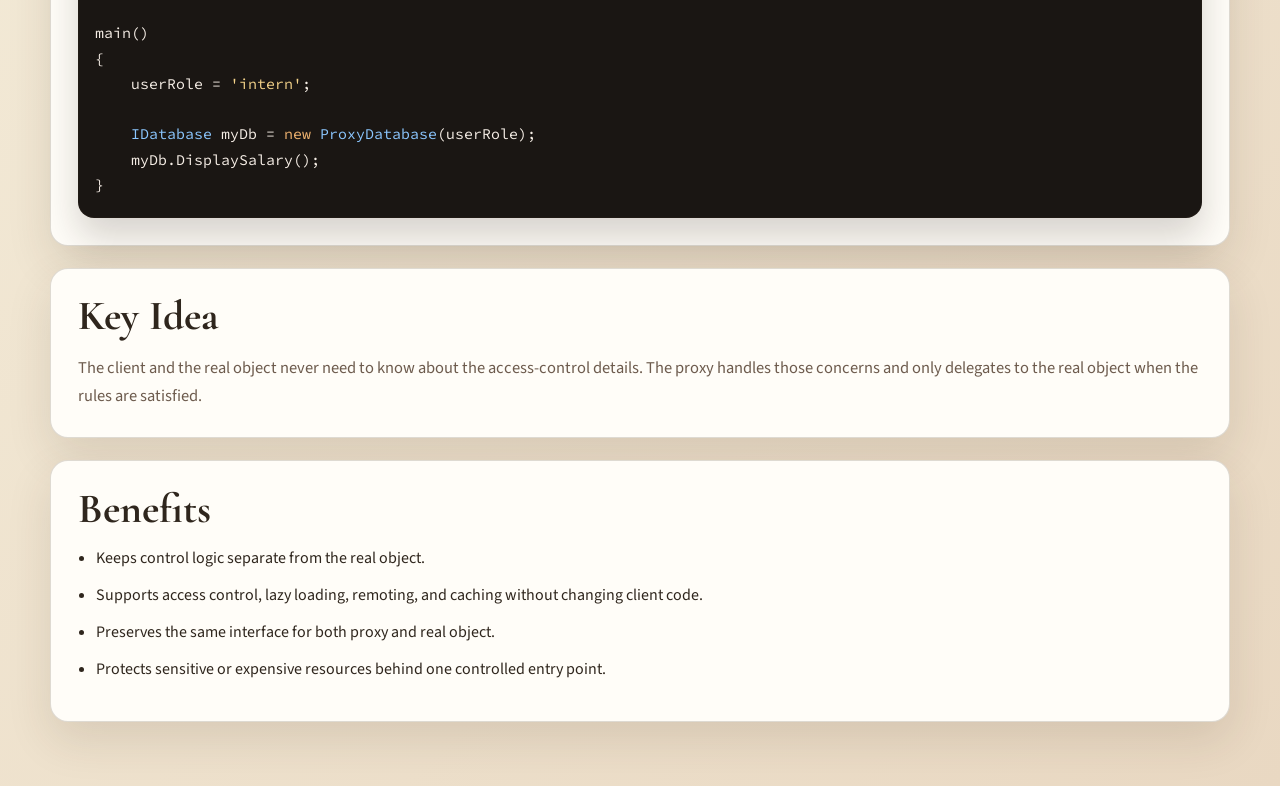
<file: proxy-pattern.html>
<!DOCTYPE html>
<html lang="en">
<head>
  <meta charset="UTF-8">
  <meta name="viewport" content="width=device-width, initial-scale=1.0">
  <title>Proxy Pattern | Design Patterns Notes</title>
  <link rel="preconnect" href="https://fonts.googleapis.com">
  <link rel="preconnect" href="https://fonts.gstatic.com" crossorigin>
  <link href="https://fonts.googleapis.com/css2?family=Cormorant+Garamond:wght@500;600;700&family=Source+Code+Pro:wght@400;500&family=Source+Sans+3:wght@400;500;600;700&display=swap" rel="stylesheet">
  <link rel="stylesheet" href="styles.css">
</head>
<body id="top" data-prev="facade-pattern.html" data-next="chain-of-responsibility-pattern.html">
  <div class="page-shell">
    <nav class="note-nav" aria-label="Pattern navigation"></nav>
    <header class="subpage-header">
      <a class="back-link" href="index.html">Back to Home</a>
      <p class="eyebrow">Structural Design Pattern</p>
      <h1>Proxy Pattern</h1>
      <p class="hero-text narrow">
        The Proxy Pattern is about controlling access by placing a middleman in front of the real
        object while keeping the same interface.
      </p>
    </header>

    <main class="article-layout">
      <section class="content-card">
        <h2>Definition</h2>
        <ul class="note-list">
          <li>Proxy is entirely about controlling access.</li>
          <li>A debit or credit card is a real-world proxy for actual money.</li>
          <li>The proxy stands between the client and the real object.</li>
          <li>It shares the exact same interface so the client feels like it is talking directly to the real object.</li>
        </ul>
      </section>

      <section class="content-card">
        <h2>Problematic Scenario</h2>
        <p class="section-intro">
          Imagine a corporate application with a salary database. Without a proxy, any caller can
          directly access sensitive salary data, even if the user should not be allowed to see it.
        </p>
        <div class="code-block">
          <div class="code-header">
            <span>C#</span>
            <span>No access control in front of the real database</span>
          </div>
          <pre><code><span class="code-keyword">public class</span> <span class="code-type">SecretDatabase</span>
{
    <span class="code-keyword">public void</span> <span class="code-method">DisplaySalaries</span>()
    {
        <span class="code-comment">// PROBLEM: There is no security! Anyone who calls this gets the data.</span>
        Console.WriteLine(<span class="code-string">"CEO Salary: $1M | Intern Salary: $20K"</span>);
    }
}

<span class="code-keyword">public class</span> <span class="code-type">CorporateApp</span>
{
    <span class="code-keyword">public void</span> <span class="code-method">RunApp</span>()
    {
        <span class="code-type">string</span> myRole = <span class="code-string">"Intern"</span>;
        <span class="code-type">SecretDatabase</span> db = <span class="code-keyword">new</span> <span class="code-type">SecretDatabase</span>();

        db.DisplaySalaries();
    }
}</code></pre>
        </div>
      </section>

      <section class="content-card">
        <h2>Why the Bad Fix Is Still Bad</h2>
        <p>
          A quick fix would be putting role checks directly inside <code>SecretDatabase</code>. But
          that violates the single responsibility principle. The database should focus on fetching
          data, not acting like a security guard that manages roles and permissions.
        </p>
      </section>

      <section class="content-card">
        <h2>When to Apply Proxy</h2>
        <ul class="note-list">
          <li>Protection Proxy: check security before letting the client reach the real object.</li>
          <li>Virtual Proxy: delay loading a heavy object until it is actually needed.</li>
          <li>Remote Proxy: hide network communication for objects living on another server.</li>
          <li>Caching Proxy: save expensive results and return them quickly on repeated requests.</li>
        </ul>
      </section>

      <section class="content-card">
        <h2>Core Idea</h2>
        <p>
          The pattern says: create a middleman class, the proxy, that shares the exact same
          interface as the real object. The client thinks it is talking to the real database, but it
          is actually speaking to the proxy first. The proxy decides whether and when the real object
          should be accessed.
        </p>
      </section>

      <section class="content-card">
        <h2>Proxy Pattern Solution</h2>
        <p>
          Introduce a proxy database that implements the same database interface, stores the user
          role, checks permission, and only forwards the request to the real database if access is
          allowed.
        </p>
        <div class="code-block">
          <div class="code-header">
            <span>Pseudocode</span>
            <span>Proxy-based design</span>
          </div>
          <pre><code><span class="code-type">IDatabase</span>: <span class="code-method">DisplaySalary</span>()

<span class="code-type">SecretDatabase</span>: <span class="code-type">IDatabase</span>
{
    <span class="code-method">DisplaySalary</span>()
    {
        print(<span class="code-string">"CEO: $1M, Intern: $20K"</span>);
    }
}

<span class="code-type">ProxyDatabase</span>: <span class="code-type">IDatabase</span>
{
    <span class="code-type">string</span> userRole;
    <span class="code-type">IDatabase</span> db;

    <span class="code-method">ProxyDatabase</span>(ur) =&gt; userRole = ur;

    <span class="code-method">DisplaySalary</span>()
    {
        <span class="code-keyword">if</span> (userRole == <span class="code-string">'Manager'</span>)
        {
            <span class="code-keyword">if</span> (db == <span class="code-keyword">null</span>) db = <span class="code-keyword">new</span> <span class="code-type">SecretDatabase</span>();
            db.DisplaySalary();
        }
        <span class="code-keyword">else</span>
        {
            print(<span class="code-string">"ACCESS DENIED"</span>);
        }
    }
}

main()
{
    userRole = <span class="code-string">'intern'</span>;

    <span class="code-type">IDatabase</span> myDb = <span class="code-keyword">new</span> <span class="code-type">ProxyDatabase</span>(userRole);
    myDb.DisplaySalary();
}</code></pre>
        </div>
      </section>

      <section class="content-card">
        <h2>Key Idea</h2>
        <p>
          The client and the real object never need to know about the access-control details. The
          proxy handles those concerns and only delegates to the real object when the rules are
          satisfied.
        </p>
      </section>

      <section class="content-card">
        <h2>Benefits</h2>
        <ul class="note-list">
          <li>Keeps control logic separate from the real object.</li>
          <li>Supports access control, lazy loading, remoting, and caching without changing client code.</li>
          <li>Preserves the same interface for both proxy and real object.</li>
          <li>Protects sensitive or expensive resources behind one controlled entry point.</li>
        </ul>
      </section>
    </main>
  </div>
  <script type="module" src="note-nav.js"></script>
</body>
</html>
</file>
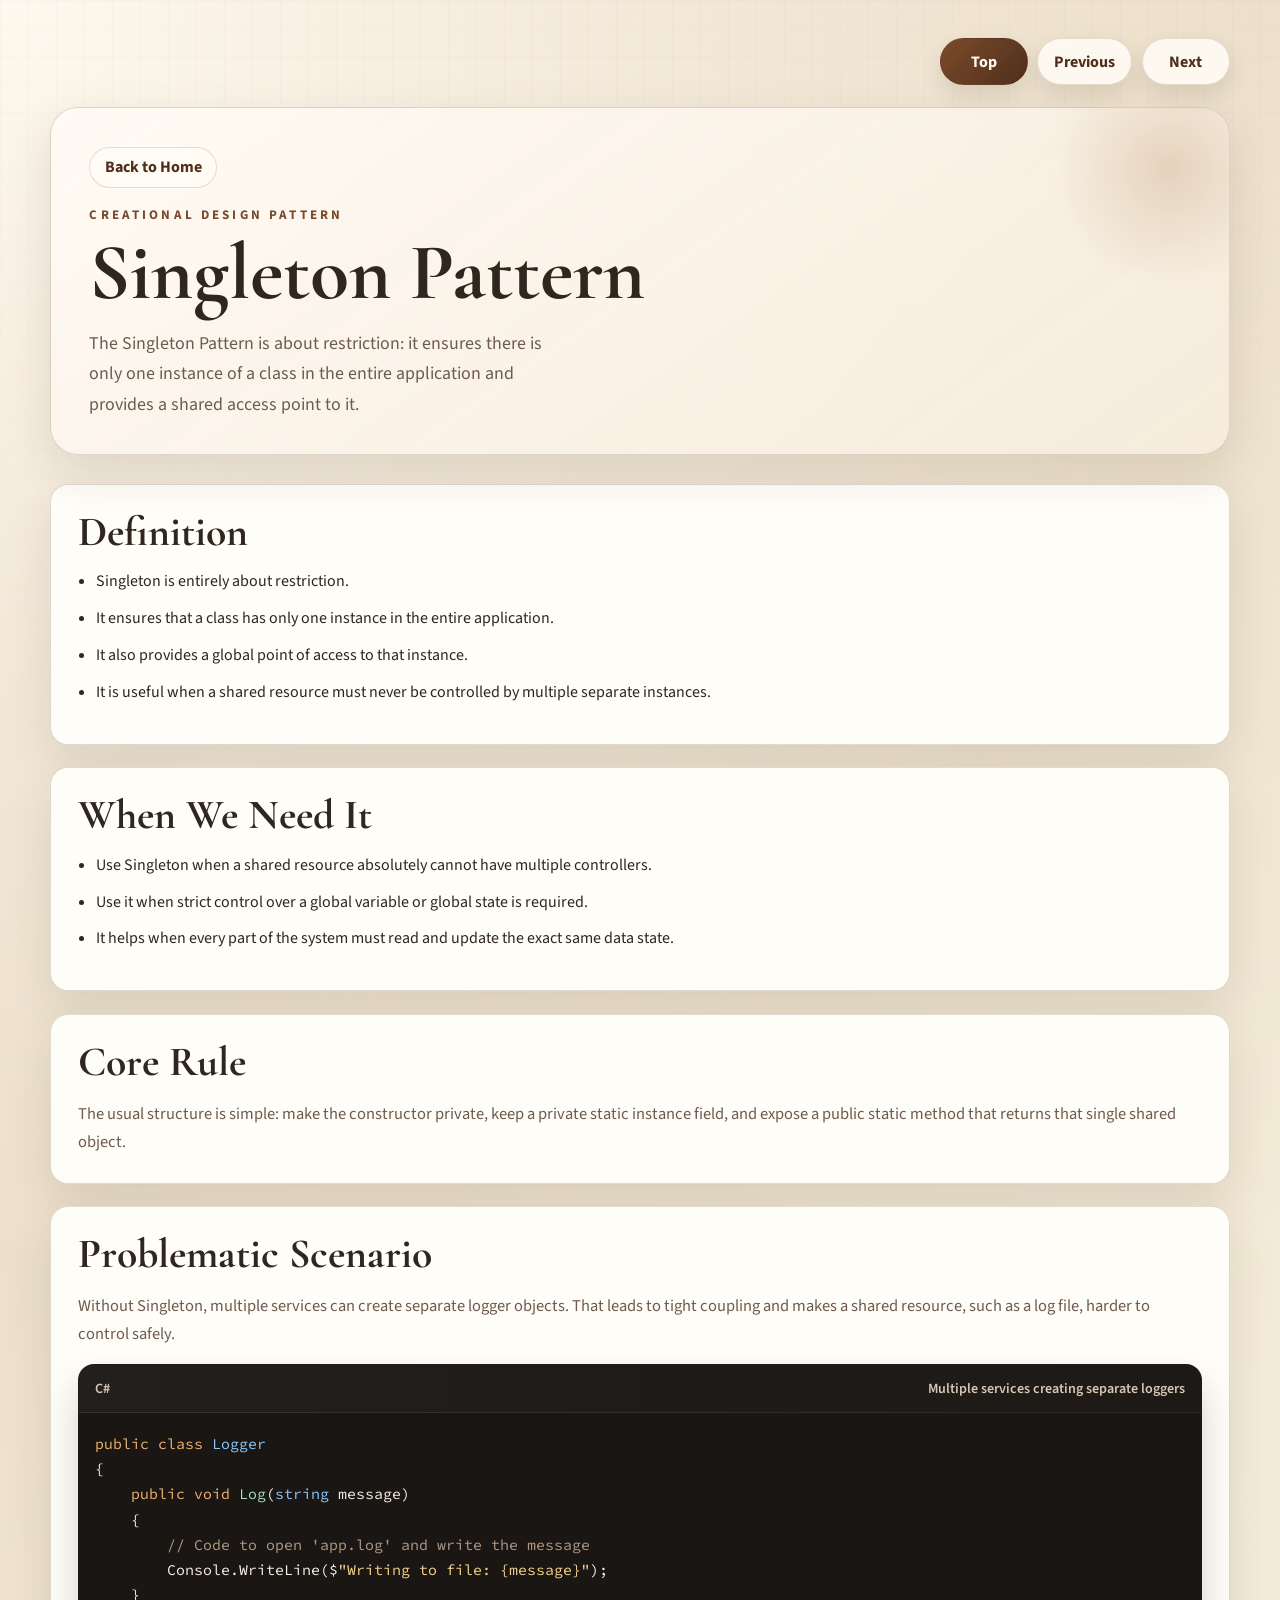
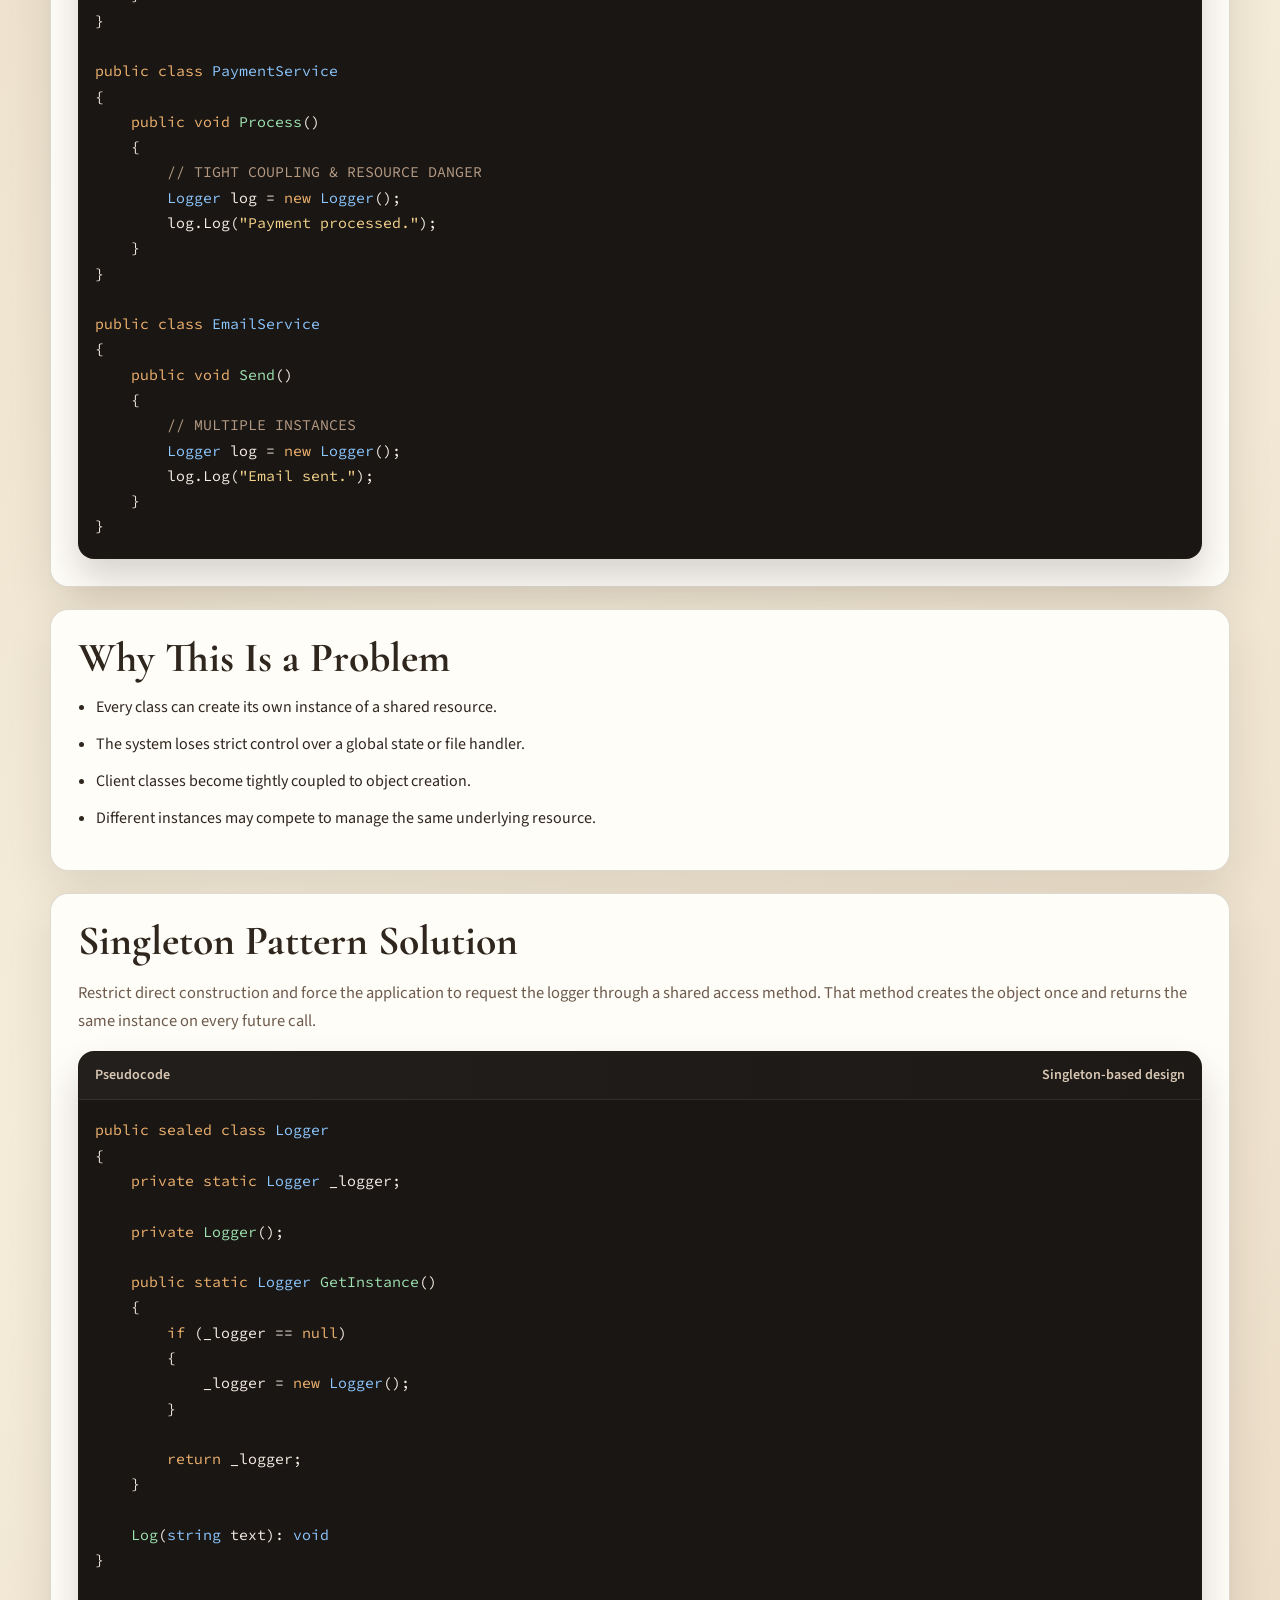
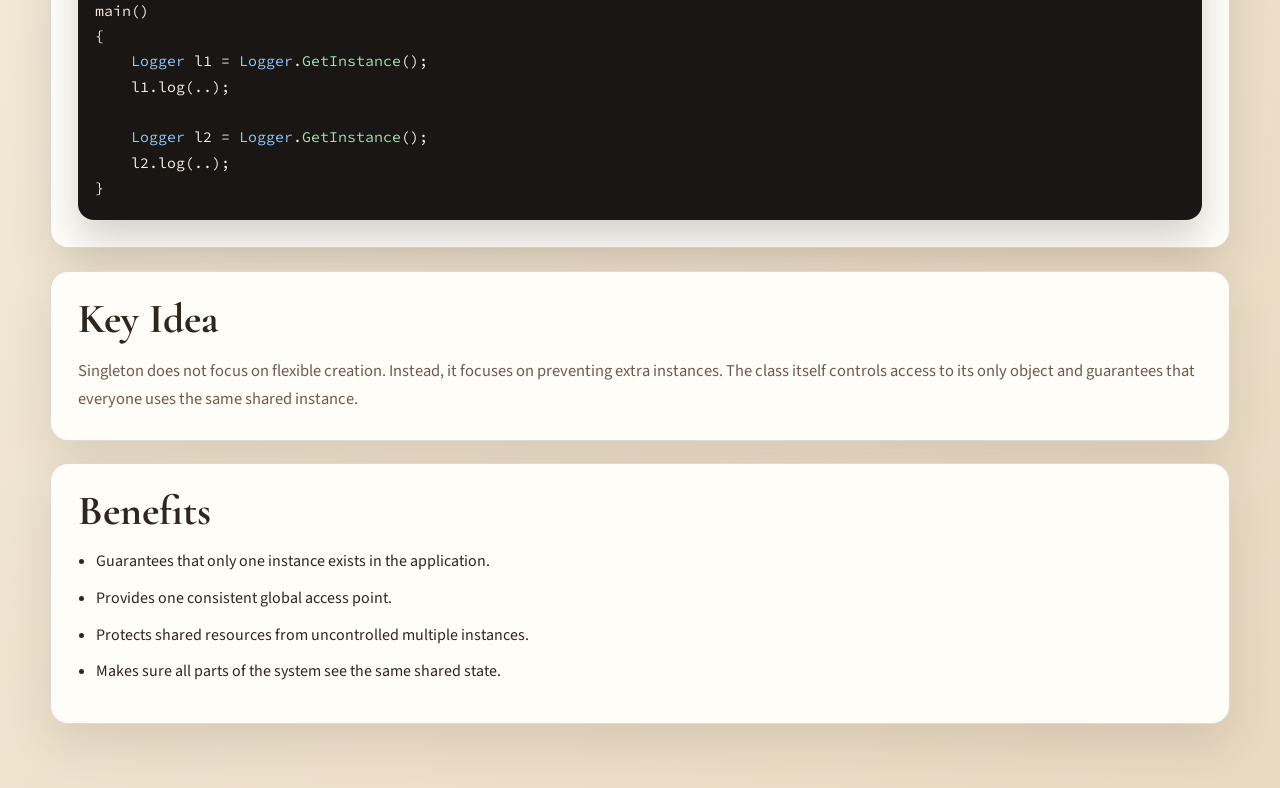
<file: singleton-pattern.html>
<!DOCTYPE html>
<html lang="en">
<head>
  <meta charset="UTF-8">
  <meta name="viewport" content="width=device-width, initial-scale=1.0">
  <title>Singleton Pattern | Design Patterns Notes</title>
  <link rel="preconnect" href="https://fonts.googleapis.com">
  <link rel="preconnect" href="https://fonts.gstatic.com" crossorigin>
  <link href="https://fonts.googleapis.com/css2?family=Cormorant+Garamond:wght@500;600;700&family=Source+Code+Pro:wght@400;500&family=Source+Sans+3:wght@400;500;600;700&display=swap" rel="stylesheet">
  <link rel="stylesheet" href="styles.css">
</head>
<body id="top" data-prev="builder-pattern.html" data-next="prototype-pattern.html">
  <div class="page-shell">
    <nav class="note-nav" aria-label="Pattern navigation"></nav>
    <header class="subpage-header">
      <a class="back-link" href="index.html">Back to Home</a>
      <p class="eyebrow">Creational Design Pattern</p>
      <h1>Singleton Pattern</h1>
      <p class="hero-text narrow">
        The Singleton Pattern is about restriction: it ensures there is only one instance of a
        class in the entire application and provides a shared access point to it.
      </p>
    </header>

    <main class="article-layout">
      <section class="content-card">
        <h2>Definition</h2>
        <ul class="note-list">
          <li>Singleton is entirely about restriction.</li>
          <li>It ensures that a class has only one instance in the entire application.</li>
          <li>It also provides a global point of access to that instance.</li>
          <li>It is useful when a shared resource must never be controlled by multiple separate instances.</li>
        </ul>
      </section>

      <section class="content-card">
        <h2>When We Need It</h2>
        <ul class="note-list">
          <li>Use Singleton when a shared resource absolutely cannot have multiple controllers.</li>
          <li>Use it when strict control over a global variable or global state is required.</li>
          <li>It helps when every part of the system must read and update the exact same data state.</li>
        </ul>
      </section>

      <section class="content-card">
        <h2>Core Rule</h2>
        <p>
          The usual structure is simple: make the constructor private, keep a private static
          instance field, and expose a public static method that returns that single shared object.
        </p>
      </section>

      <section class="content-card">
        <h2>Problematic Scenario</h2>
        <p class="section-intro">
          Without Singleton, multiple services can create separate logger objects. That leads to
          tight coupling and makes a shared resource, such as a log file, harder to control safely.
        </p>
        <div class="code-block">
          <div class="code-header">
            <span>C#</span>
            <span>Multiple services creating separate loggers</span>
          </div>
          <pre><code><span class="code-keyword">public class</span> <span class="code-type">Logger</span>
{
    <span class="code-keyword">public void</span> <span class="code-method">Log</span>(<span class="code-type">string</span> message)
    {
        <span class="code-comment">// Code to open 'app.log' and write the message</span>
        Console.WriteLine($<span class="code-string">"Writing to file: {message}"</span>);
    }
}

<span class="code-keyword">public class</span> <span class="code-type">PaymentService</span>
{
    <span class="code-keyword">public void</span> <span class="code-method">Process</span>()
    {
        <span class="code-comment">// TIGHT COUPLING &amp; RESOURCE DANGER</span>
        <span class="code-type">Logger</span> log = <span class="code-keyword">new</span> <span class="code-type">Logger</span>();
        log.Log(<span class="code-string">"Payment processed."</span>);
    }
}

<span class="code-keyword">public class</span> <span class="code-type">EmailService</span>
{
    <span class="code-keyword">public void</span> <span class="code-method">Send</span>()
    {
        <span class="code-comment">// MULTIPLE INSTANCES</span>
        <span class="code-type">Logger</span> log = <span class="code-keyword">new</span> <span class="code-type">Logger</span>();
        log.Log(<span class="code-string">"Email sent."</span>);
    }
}</code></pre>
        </div>
      </section>

      <section class="content-card">
        <h2>Why This Is a Problem</h2>
        <ul class="note-list">
          <li>Every class can create its own instance of a shared resource.</li>
          <li>The system loses strict control over a global state or file handler.</li>
          <li>Client classes become tightly coupled to object creation.</li>
          <li>Different instances may compete to manage the same underlying resource.</li>
        </ul>
      </section>

      <section class="content-card">
        <h2>Singleton Pattern Solution</h2>
        <p>
          Restrict direct construction and force the application to request the logger through a
          shared access method. That method creates the object once and returns the same instance on
          every future call.
        </p>
        <div class="code-block">
          <div class="code-header">
            <span>Pseudocode</span>
            <span>Singleton-based design</span>
          </div>
          <pre><code><span class="code-keyword">public sealed class</span> <span class="code-type">Logger</span>
{
    <span class="code-keyword">private static</span> <span class="code-type">Logger</span> _logger;

    <span class="code-keyword">private</span> <span class="code-method">Logger</span>();

    <span class="code-keyword">public static</span> <span class="code-type">Logger</span> <span class="code-method">GetInstance</span>()
    {
        <span class="code-keyword">if</span> (_logger == <span class="code-keyword">null</span>)
        {
            _logger = <span class="code-keyword">new</span> <span class="code-type">Logger</span>();
        }

        <span class="code-keyword">return</span> _logger;
    }

    <span class="code-method">Log</span>(<span class="code-type">string</span> text): <span class="code-type">void</span>
}

main()
{
    <span class="code-type">Logger</span> l1 = <span class="code-type">Logger</span>.<span class="code-method">GetInstance</span>();
    l1.log(..);

    <span class="code-type">Logger</span> l2 = <span class="code-type">Logger</span>.<span class="code-method">GetInstance</span>();
    l2.log(..);
}</code></pre>
        </div>
      </section>

      <section class="content-card">
        <h2>Key Idea</h2>
        <p>
          Singleton does not focus on flexible creation. Instead, it focuses on preventing extra
          instances. The class itself controls access to its only object and guarantees that everyone
          uses the same shared instance.
        </p>
      </section>

      <section class="content-card">
        <h2>Benefits</h2>
        <ul class="note-list">
          <li>Guarantees that only one instance exists in the application.</li>
          <li>Provides one consistent global access point.</li>
          <li>Protects shared resources from uncontrolled multiple instances.</li>
          <li>Makes sure all parts of the system see the same shared state.</li>
        </ul>
      </section>
    </main>
  </div>
  <script type="module" src="note-nav.js"></script>
</body>
</html>
</file>
<file: styles.css>
:root {
  --bg: #efe6d3;
  --paper: rgba(255, 251, 245, 0.88);
  --paper-strong: #fffdf8;
  --ink: #2f261d;
  --muted: #6d5b4d;
  --line: rgba(74, 56, 43, 0.18);
  --accent: #7a4b2b;
  --accent-soft: #d6b48f;
  --accent-deep: #4f2f1b;
  --shadow: 0 18px 45px rgba(59, 39, 24, 0.12);
  --radius-lg: 28px;
  --radius-md: 18px;
  --radius-sm: 12px;
}

* {
  box-sizing: border-box;
}

html {
  scroll-behavior: smooth;
}

body {
  margin: 0;
  min-height: 100vh;
  color: var(--ink);
  font-family: "Source Sans 3", sans-serif;
  background:
    radial-gradient(circle at top left, rgba(255, 250, 241, 0.95), transparent 30%),
    linear-gradient(135deg, #e6d5be 0%, #f4ecd9 52%, #e9d8c2 100%);
}

body::before {
  content: "";
  position: fixed;
  inset: 0;
  pointer-events: none;
  background-image:
    linear-gradient(rgba(120, 87, 59, 0.05) 1px, transparent 1px),
    linear-gradient(90deg, rgba(120, 87, 59, 0.05) 1px, transparent 1px);
  background-size: 28px 28px;
  mask-image: linear-gradient(to bottom, rgba(0, 0, 0, 0.5), transparent 85%);
}

a {
  color: inherit;
  text-decoration: none;
}

code {
  font-family: "Source Code Pro", monospace;
}

.page-shell {
  width: min(1180px, calc(100% - 2rem));
  margin: 0 auto;
  padding: 2rem 0 4rem;
}

.hero,
.subpage-header {
  position: relative;
  overflow: hidden;
  border: 1px solid var(--line);
  border-radius: var(--radius-lg);
  background: linear-gradient(145deg, rgba(255, 250, 244, 0.95), rgba(246, 236, 220, 0.92));
  box-shadow: var(--shadow);
}

.hero {
  display: grid;
  grid-template-columns: 1.5fr 1fr;
  gap: 1.5rem;
  padding: 3rem;
  align-items: center;
}

.hero::after,
.subpage-header::after {
  content: "";
  position: absolute;
  width: 260px;
  height: 260px;
  right: -70px;
  top: -70px;
  border-radius: 50%;
  background: radial-gradient(circle, rgba(161, 106, 59, 0.22), transparent 65%);
}

.hero-copy,
.hero-panel,
.subpage-header {
  position: relative;
  z-index: 1;
}

.eyebrow {
  margin: 0 0 0.4rem;
  font-size: 0.82rem;
  letter-spacing: 0.24em;
  text-transform: uppercase;
  color: var(--accent);
  font-weight: 700;
}

h1,
h2,
h3 {
  margin: 0;
  font-family: "Cormorant Garamond", serif;
  font-weight: 700;
  line-height: 1;
}

h1 {
  font-size: clamp(3rem, 7vw, 5rem);
  margin-bottom: 1rem;
}

h2 {
  font-size: clamp(2rem, 4vw, 2.6rem);
  margin-bottom: 1rem;
}

h3 {
  font-size: 1.9rem;
  margin-bottom: 0.6rem;
}

p {
  margin: 0;
  color: var(--muted);
  line-height: 1.7;
  font-size: 1.03rem;
}

.hero-text {
  max-width: 58ch;
  font-size: 1.12rem;
}

.hero-text.narrow {
  max-width: 52ch;
}

.hero-actions {
  display: flex;
  flex-wrap: wrap;
  gap: 0.9rem;
  margin-top: 1.6rem;
}

.button {
  display: inline-flex;
  align-items: center;
  justify-content: center;
  min-height: 48px;
  padding: 0.85rem 1.3rem;
  border-radius: 999px;
  border: 1px solid transparent;
  font-weight: 700;
  transition: transform 180ms ease, box-shadow 180ms ease, border-color 180ms ease;
}

.button:hover,
.note-card:hover,
.back-link:hover {
  transform: translateY(-2px);
}

.button-primary {
  color: #fff9f4;
  background: linear-gradient(135deg, var(--accent) 0%, var(--accent-deep) 100%);
  box-shadow: 0 12px 24px rgba(79, 47, 27, 0.22);
}

.button-secondary {
  color: var(--accent-deep);
  background: rgba(255, 252, 246, 0.8);
  border-color: rgba(122, 75, 43, 0.2);
}

.hero-panel {
  padding: 1.5rem;
  border-radius: var(--radius-md);
  background: rgba(255, 253, 248, 0.68);
  border: 1px solid rgba(95, 67, 47, 0.14);
}

.panel-label {
  color: var(--accent);
  text-transform: uppercase;
  letter-spacing: 0.18em;
  font-size: 0.8rem;
  font-weight: 700;
  margin-bottom: 0.8rem;
}

.panel-list,
.note-list {
  margin: 1rem 0 0;
  padding-left: 1.1rem;
  color: var(--ink);
}

.panel-list li,
.note-list li {
  margin-bottom: 0.7rem;
  line-height: 1.6;
}

.section {
  margin-top: 2rem;
  padding: 2rem;
  border-radius: var(--radius-lg);
  border: 1px solid var(--line);
  background: var(--paper);
  box-shadow: var(--shadow);
}

.section-heading {
  max-width: 70ch;
}

.note-grid {
  display: grid;
  grid-template-columns: repeat(auto-fit, minmax(260px, 1fr));
  gap: 1.2rem;
  margin-top: 1.6rem;
}

.catalog-group {
  display: grid;
  gap: 1.4rem;
  margin-top: 1.6rem;
}

.catalog-card {
  padding: 1.4rem;
  border-radius: var(--radius-md);
  border: 1px solid rgba(95, 67, 47, 0.16);
  background: linear-gradient(180deg, rgba(255, 255, 255, 0.74), rgba(248, 241, 230, 0.9));
}

.catalog-card-heading {
  max-width: 70ch;
}

.catalog-card-heading h3 {
  margin-bottom: 0.55rem;
}

.empty-state {
  margin-top: 1rem;
  padding: 1rem 1.1rem;
  border-radius: 14px;
  border: 1px dashed rgba(122, 75, 43, 0.25);
  color: var(--muted);
  background: rgba(255, 252, 246, 0.7);
}

.note-card {
  display: block;
  padding: 1.5rem;
  border-radius: var(--radius-md);
  border: 1px solid rgba(95, 67, 47, 0.16);
  background: linear-gradient(180deg, rgba(255, 255, 255, 0.82), rgba(248, 241, 230, 0.88));
  transition: transform 180ms ease, box-shadow 180ms ease, border-color 180ms ease;
}

.note-card:hover {
  border-color: rgba(122, 75, 43, 0.35);
  box-shadow: 0 18px 32px rgba(79, 47, 27, 0.12);
}

.card-badge {
  display: inline-flex;
  margin-bottom: 1rem;
  padding: 0.3rem 0.65rem;
  border-radius: 999px;
  background: rgba(122, 75, 43, 0.1);
  color: var(--accent);
  font-size: 0.8rem;
  font-weight: 700;
  letter-spacing: 0.08em;
}

.card-link {
  display: inline-block;
  margin-top: 1rem;
  font-weight: 700;
  color: var(--accent-deep);
}

.subpage-header {
  padding: 2.4rem 2.4rem 2.1rem;
}

.back-link {
  display: inline-flex;
  align-items: center;
  gap: 0.4rem;
  margin-bottom: 1rem;
  padding: 0.55rem 0.9rem;
  border-radius: 999px;
  border: 1px solid rgba(122, 75, 43, 0.18);
  background: rgba(255, 252, 246, 0.72);
  color: var(--accent-deep);
  font-weight: 700;
  transition: transform 180ms ease, box-shadow 180ms ease;
}

.article-layout {
  display: grid;
  gap: 1.4rem;
  margin-top: 1.8rem;
}

.content-card {
  padding: 1.7rem;
  border-radius: var(--radius-md);
  border: 1px solid var(--line);
  background: var(--paper-strong);
  box-shadow: var(--shadow);
}

.section-intro {
  margin-bottom: 1rem;
}

.code-block {
  margin-top: 1rem;
  overflow: hidden;
  border: 1px solid rgba(75, 55, 41, 0.14);
  border-radius: 16px;
  background: #1a1613;
  box-shadow: 0 20px 36px rgba(32, 22, 14, 0.18);
}

.code-header {
  display: flex;
  justify-content: space-between;
  gap: 1rem;
  padding: 0.85rem 1rem;
  border-bottom: 1px solid rgba(255, 255, 255, 0.08);
  background: linear-gradient(90deg, rgba(255, 255, 255, 0.04), rgba(255, 255, 255, 0.01));
  color: #d8c7b4;
  font-size: 0.88rem;
  font-weight: 600;
}

.code-block pre {
  margin: 0;
  padding: 1.1rem 1rem 1.2rem;
  overflow-x: auto;
}

.code-block code {
  color: #f6eee6;
  font-size: 0.93rem;
  line-height: 1.7;
}

.code-keyword {
  color: #f0b36f;
}

.code-type {
  color: #8cc7ff;
}

.code-method {
  color: #9fe2b1;
}

.code-string {
  color: #f4d38a;
}

.code-comment {
  color: #b49a83;
}

.note-nav {
  position: sticky;
  top: 1rem;
  z-index: 10;
  display: flex;
  gap: 0.6rem;
  justify-content: flex-end;
  margin-bottom: 1rem;
  padding: 0.4rem 0;
}

.nav-chip {
  display: inline-flex;
  align-items: center;
  justify-content: center;
  min-width: 88px;
  padding: 0.7rem 1rem;
  border-radius: 999px;
  border: 1px solid transparent;
  font-weight: 700;
  box-shadow: 0 10px 22px rgba(59, 39, 24, 0.12);
  backdrop-filter: blur(8px);
  transition: transform 180ms ease, box-shadow 180ms ease, border-color 180ms ease;
}

.nav-chip:hover {
  transform: translateY(-2px);
}

.nav-chip-primary {
  color: #fff9f4;
  background: linear-gradient(135deg, var(--accent) 0%, var(--accent-deep) 100%);
}

.nav-chip-secondary {
  color: var(--accent-deep);
  background: rgba(255, 252, 246, 0.88);
  border-color: rgba(122, 75, 43, 0.18);
}

.table-wrap {
  margin-top: 1rem;
  overflow-x: auto;
  border: 1px solid rgba(95, 67, 47, 0.14);
  border-radius: 16px;
}

.comparison-table {
  width: 100%;
  border-collapse: collapse;
  min-width: 680px;
  background: linear-gradient(180deg, rgba(255, 254, 251, 0.98), rgba(246, 237, 224, 0.92));
}

.comparison-table th,
.comparison-table td {
  padding: 1rem;
  text-align: left;
  vertical-align: top;
  border-bottom: 1px solid rgba(95, 67, 47, 0.12);
  line-height: 1.6;
}

.comparison-table th {
  color: var(--accent-deep);
  background: rgba(122, 75, 43, 0.08);
  font-weight: 700;
}

.comparison-table tbody tr:last-child td {
  border-bottom: 0;
}

@media (max-width: 880px) {
  .hero {
    grid-template-columns: 1fr;
    padding: 2rem;
  }

  .page-shell {
    width: min(100% - 1rem, 1180px);
  }

  .section,
  .subpage-header,
  .content-card {
    padding: 1.35rem;
  }
}

@media (max-width: 560px) {
  h1 {
    font-size: 2.6rem;
  }

  h2 {
    font-size: 2rem;
  }

  .hero-actions {
    flex-direction: column;
  }

  .button,
  .back-link {
    width: 100%;
  }
}
</file>
